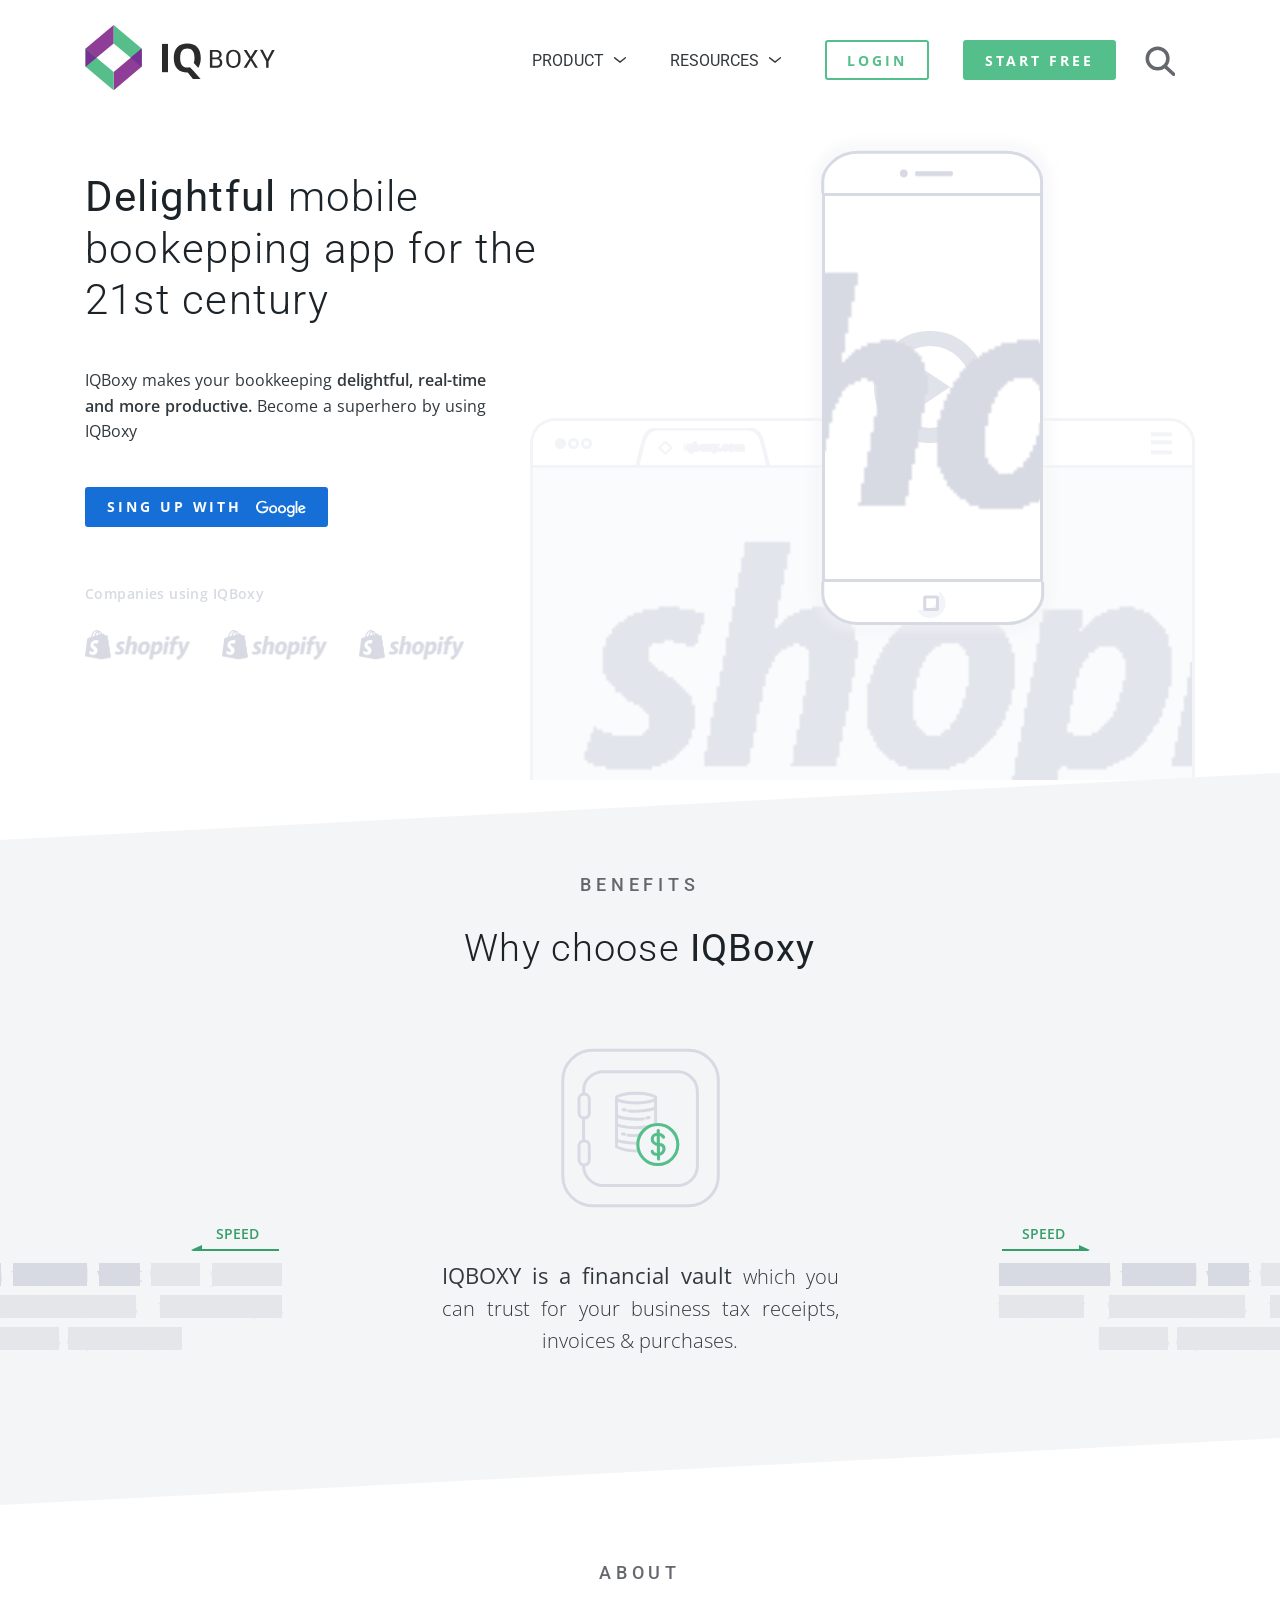
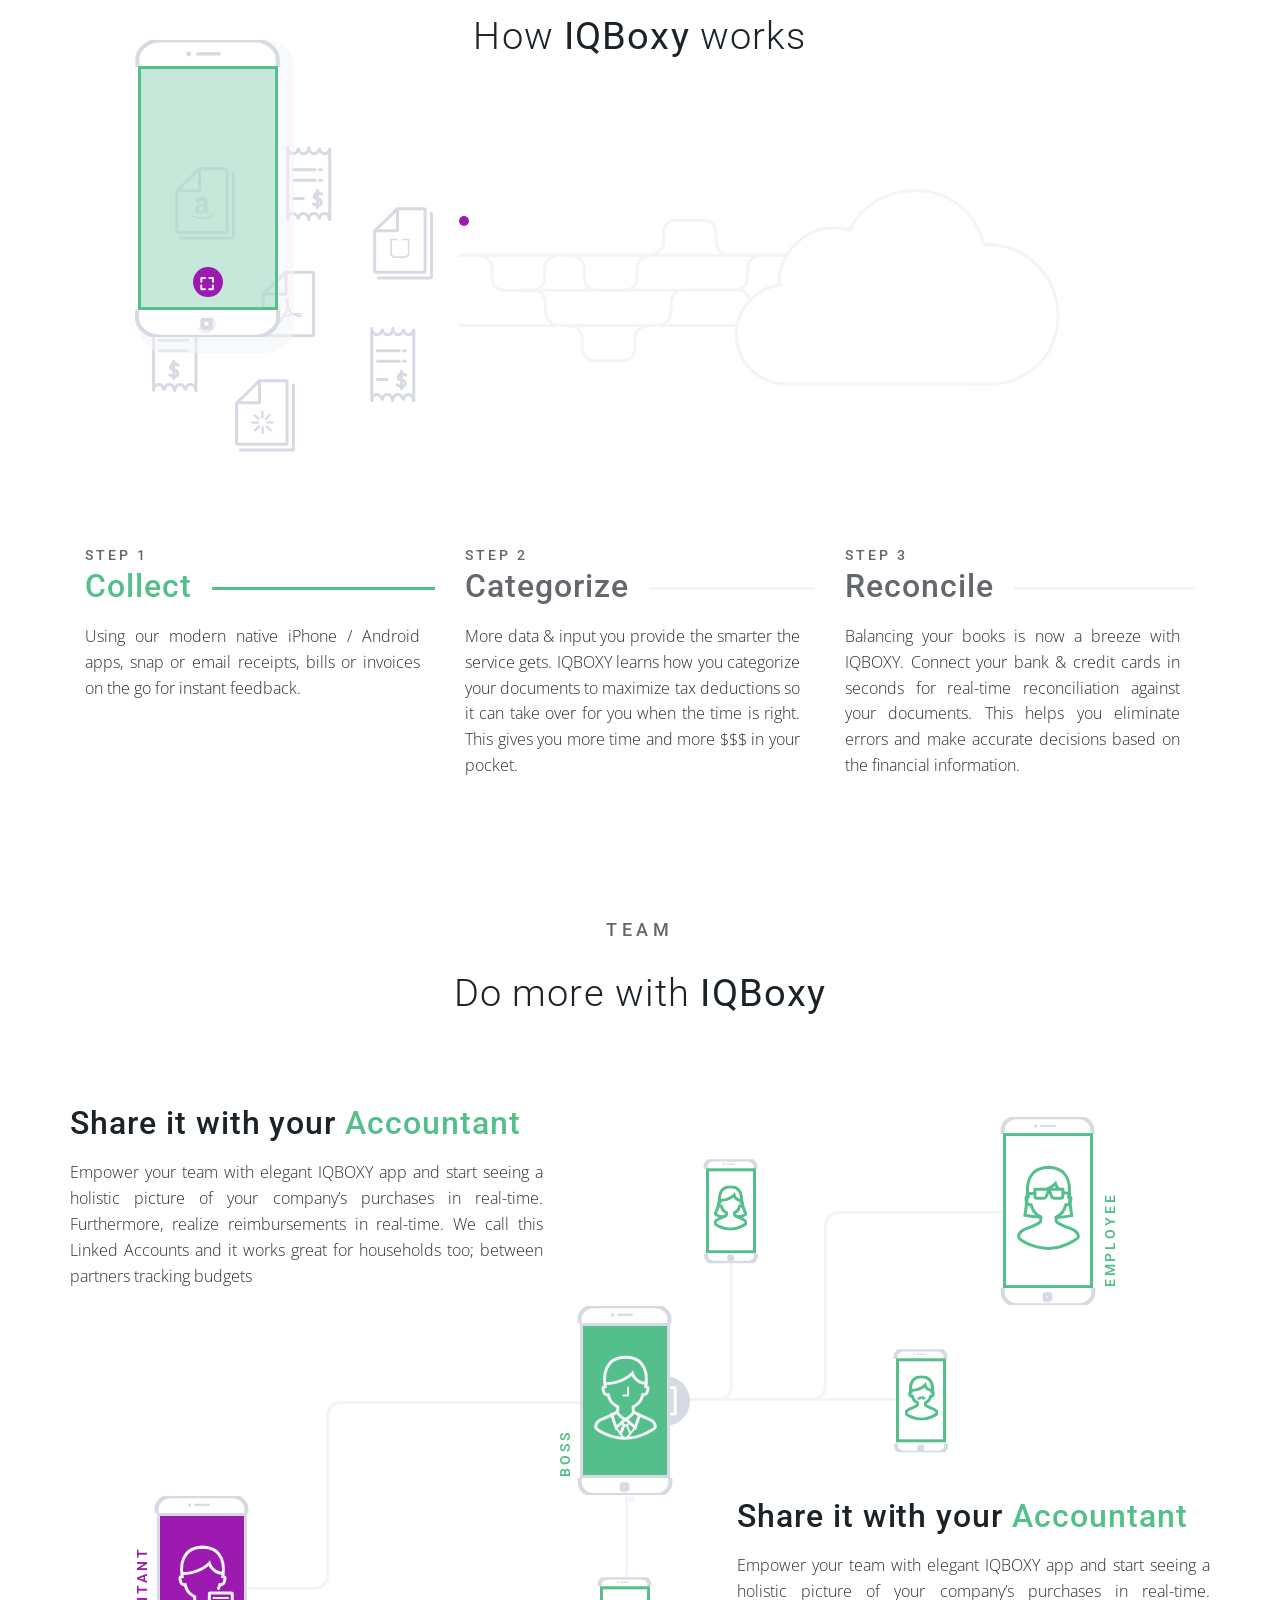
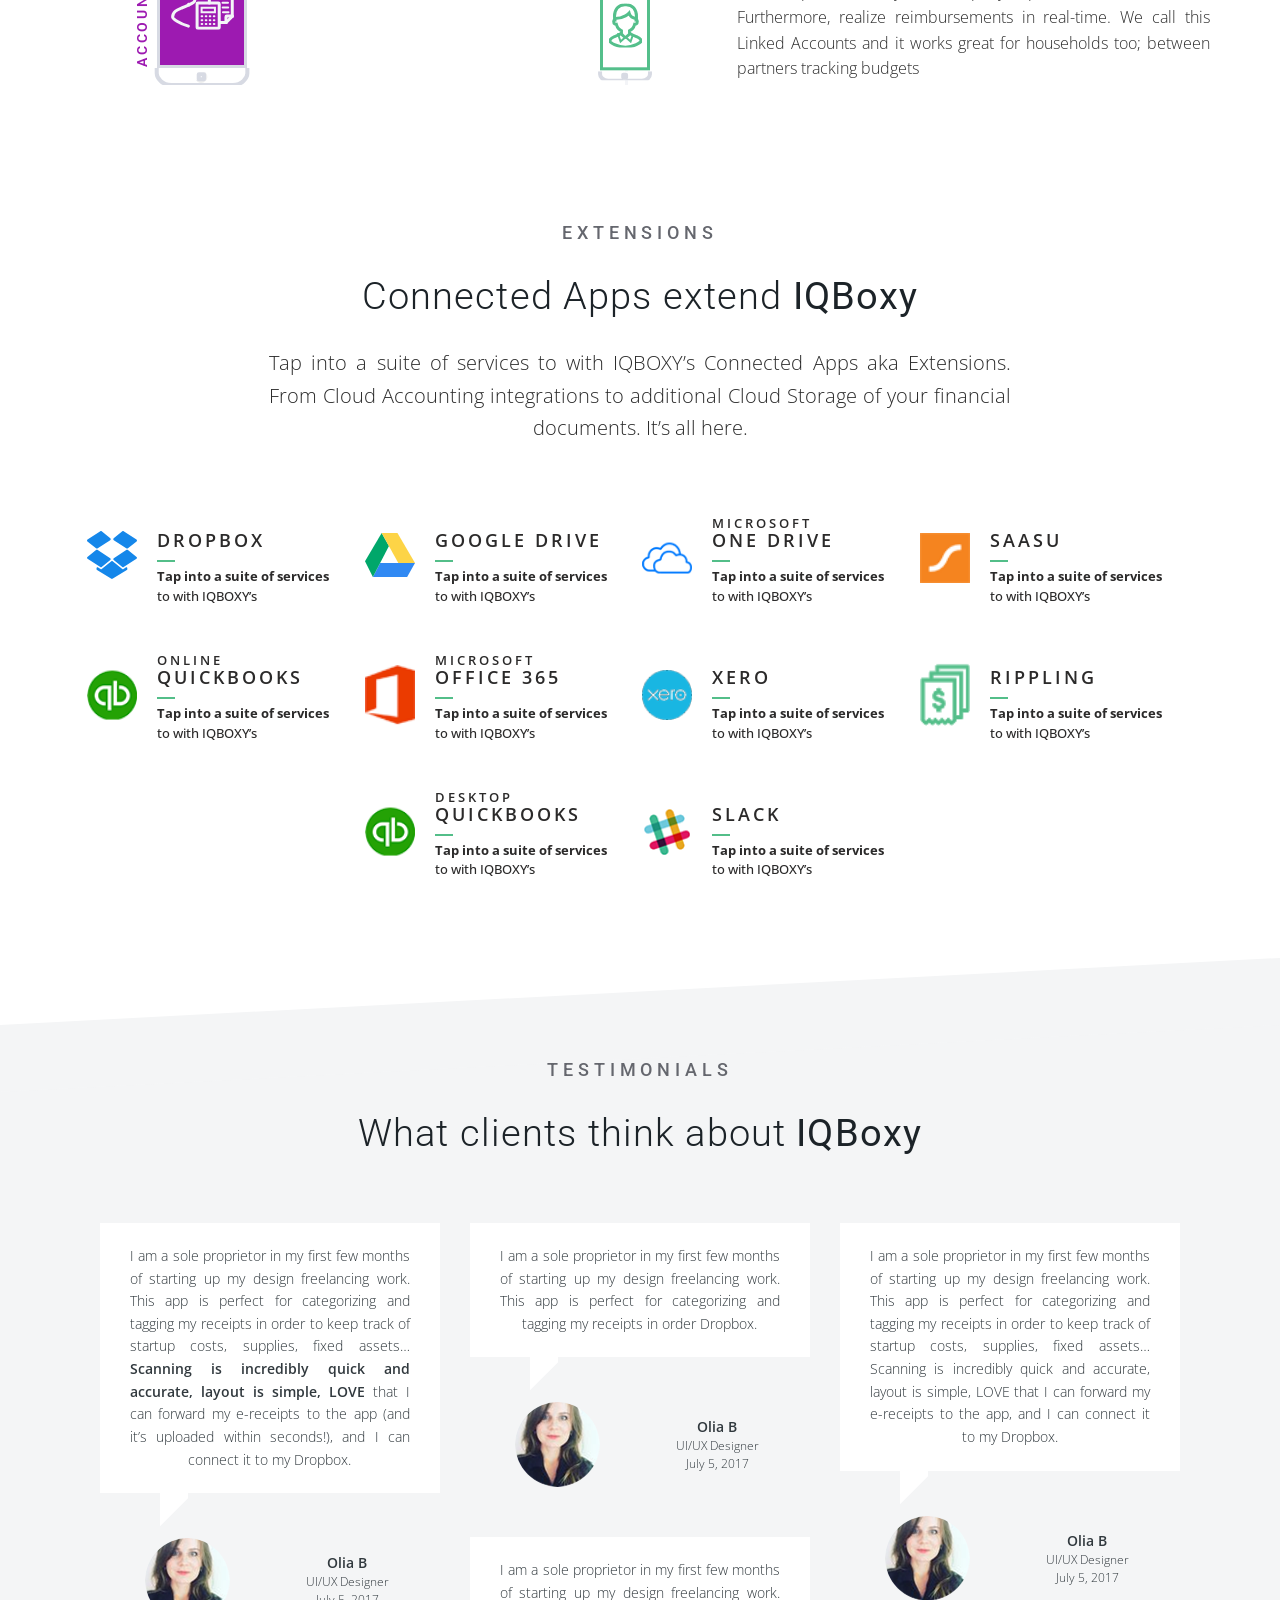
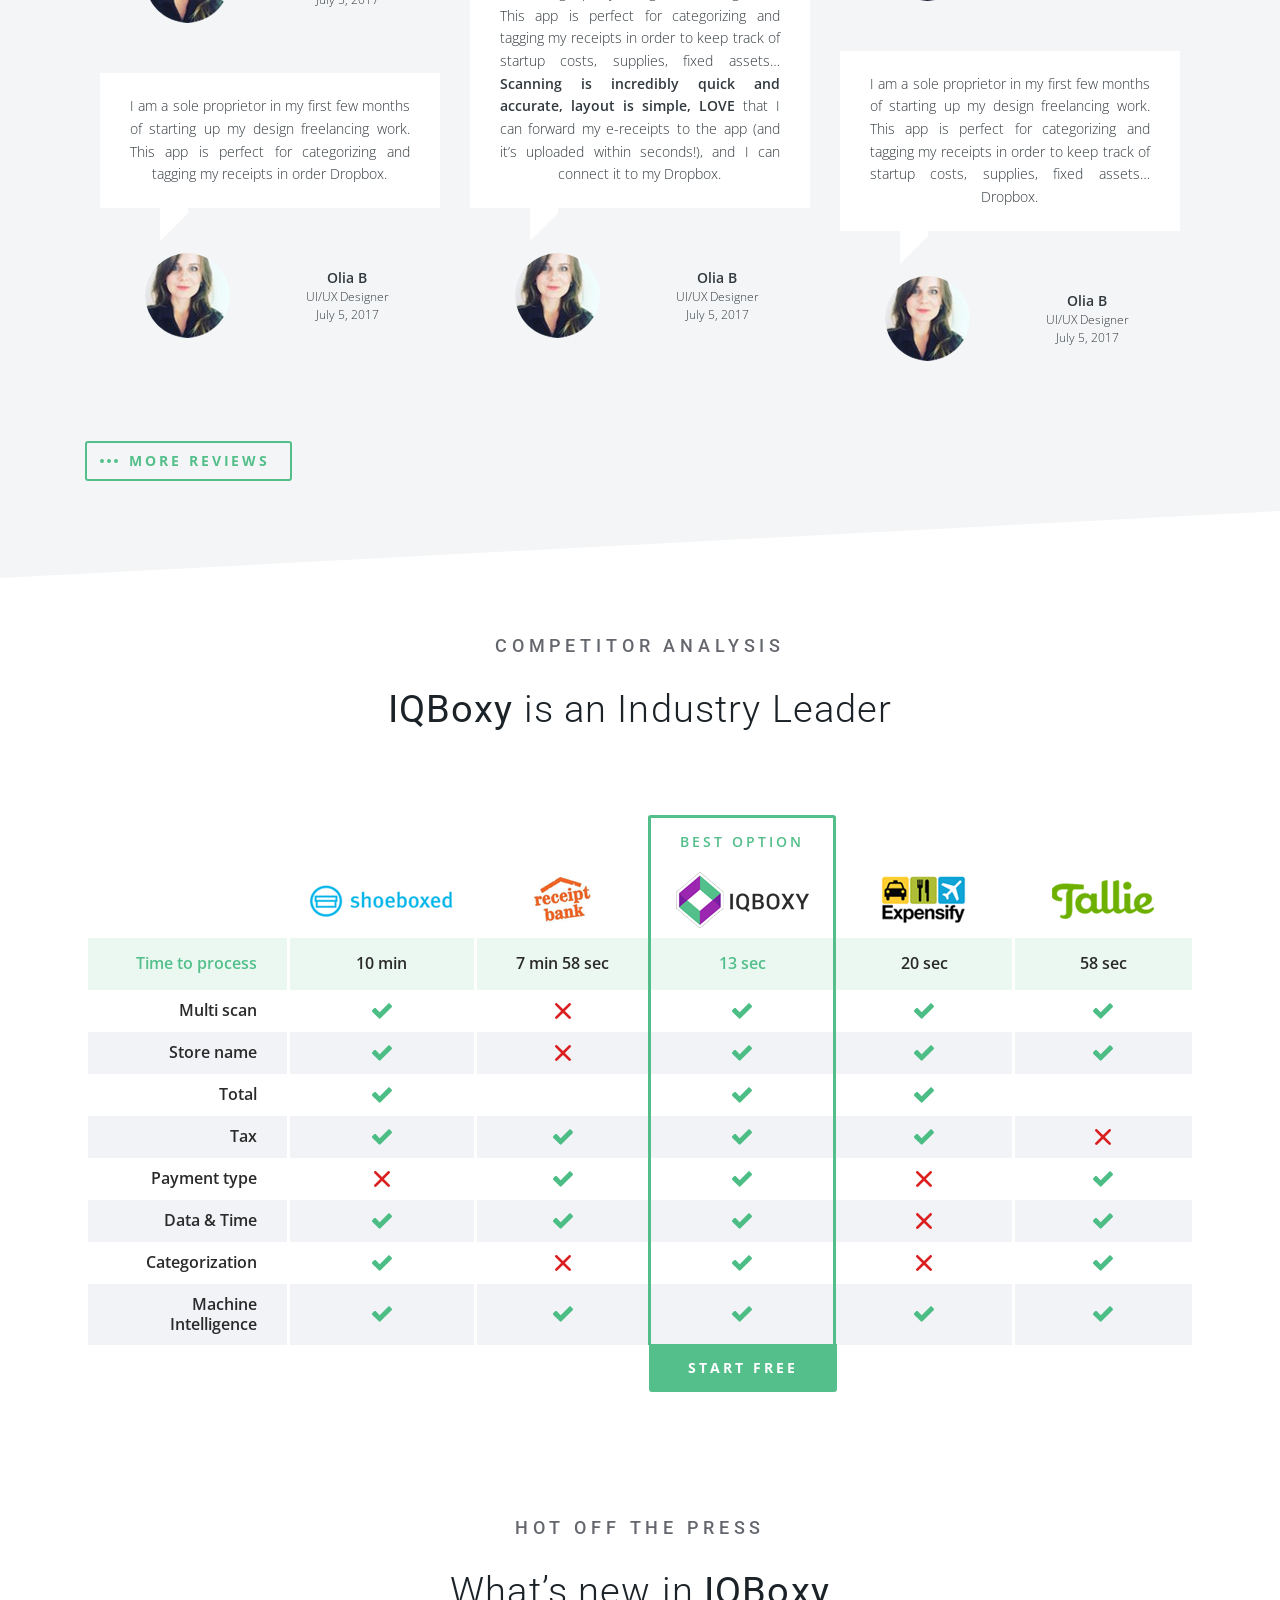
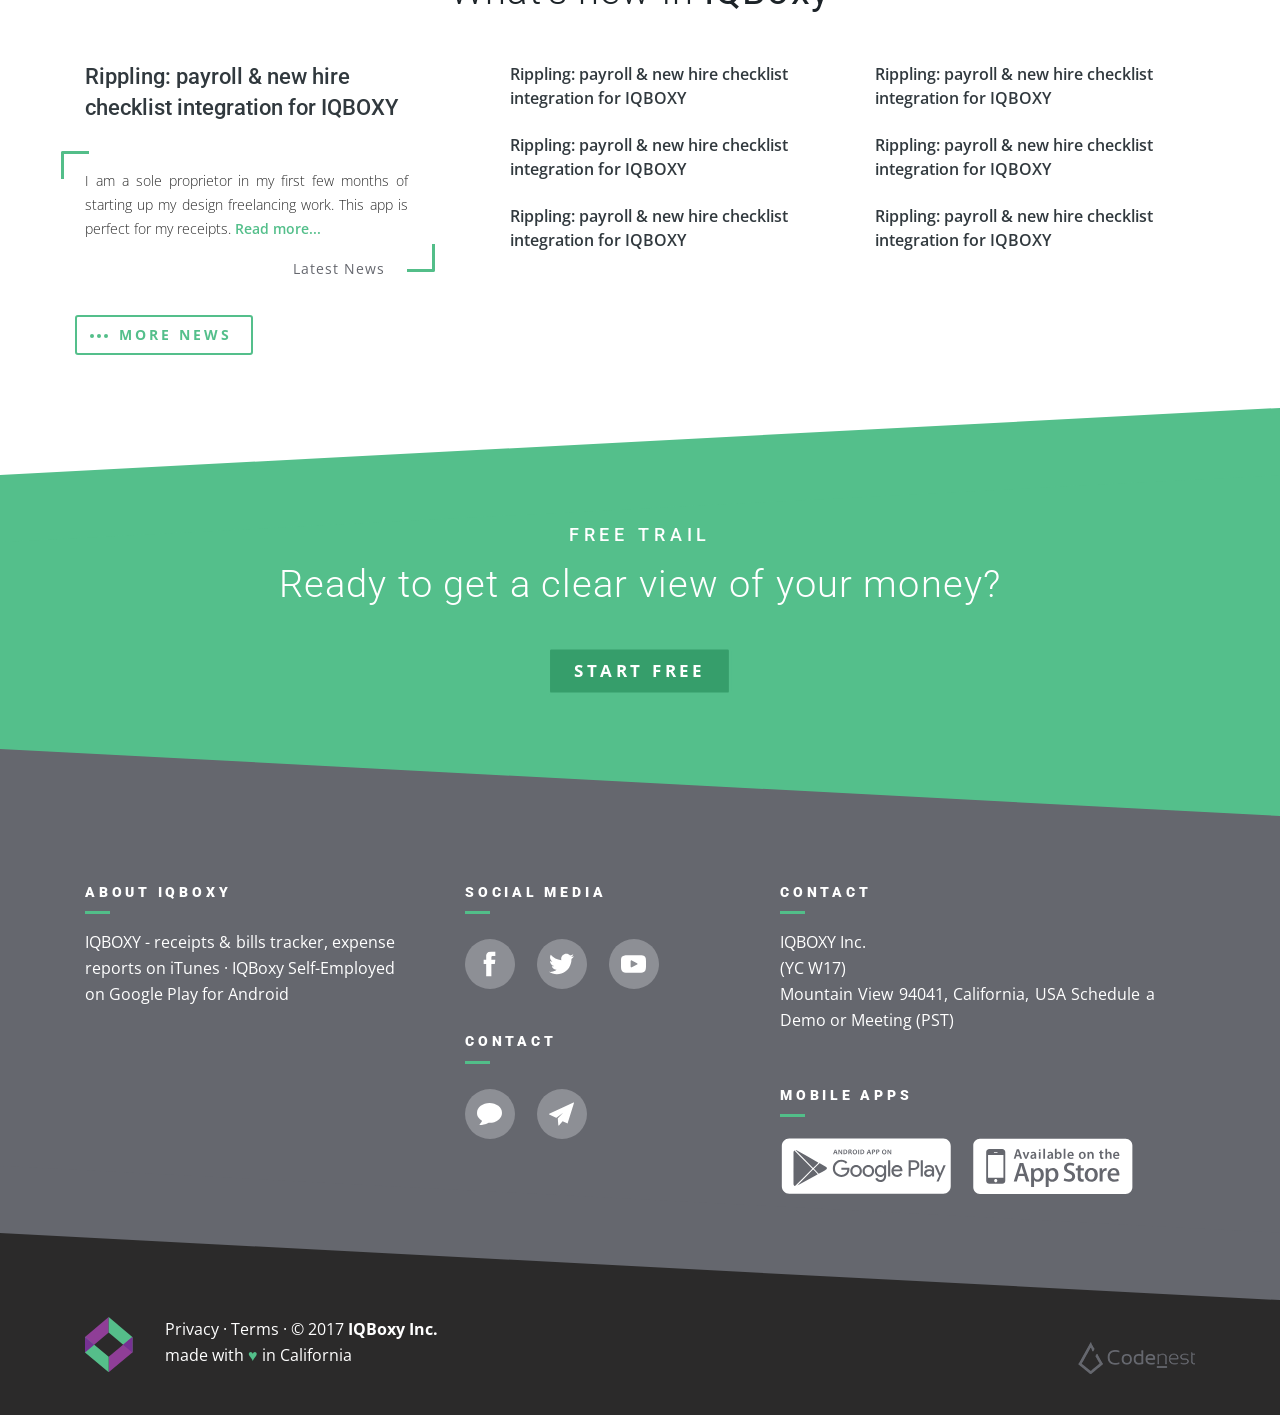
<file: index.html>
<!DOCTYPE html>
<html>
  <head>
    <meta charset="utf-8">
    <title>Gulp Starter Kit</title>
    <meta name="viewport" content="width=device-width, initial-scale=1, shrink-to-fit=no">
    <!-- build:css -->
   	<link href="https://fonts.googleapis.com/css?family=Open+Sans:300,400,600,700|Roboto:300,400,500&amp;subset=latin-ext" rel="stylesheet">
    <link rel="stylesheet" href="assets/css/style.css">
    <!-- endbuild -->
  </head>
  <body>
  	<div class="sidebar-nav" off-canvas="sidebarMenu right reveal">
		<nav>
            <ul class="menu-group">
			  <li class="">
			  <a href="#">First item</a>
					<ul class="menu-group">
					  <li class=""><a href="#">First item</a></li>
					  <li class=""><a href="#">Second item</a></li>
					  <li class=""><a href="#">Third item</a></li>
					  <li class=""><a href="#">Fourth item</a></li>
					</ul>
		
			  </li>
			  <li class=""><a href="#">Second item</a></li>
			  <li class=""><a href="#">Third item</a></li>
			  <li class=""><a href="#">Fourth item</a></li>
			</ul>
            <div class="sidebar-btns">            	
				<a href="" class="btn btn-secondary">LOGIN</a>
             	<a href="" class="btn btn-primary">START FREE</a>
            </div>
        </nav>
	</div>
	 

 	<header class="main-navbar container">
 		<a class="header-logo" href="#">
			<svg svg-fallback="iqboxy-logo.png" xmlns="http://www.w3.org/2000/svg" width="291" height="100" viewBox="0 0 291 100"><polygon points="43.1 28.3 0 64.4 0 36.2 43.1 0.1 " fill="#8F3E97"/><polygon points="43.1 28.3 86.1 64.4 86.1 36.2 43.1 0.1 " fill="#55BE8A"/><polygon points="43.1 72.3 86.1 36.2 86.1 64.4 43.1 100.5 " fill="#8F3E97"/><polygon points="43.1 72.3 16.8 50.3 0 36.2 0 64.4 43.1 100.5 " fill="#55BE8A"/><polygon points="16.8 50.3 0 64.4 0 36.4 " fill="#763193"/><polyline points="86.1 36.4 69.3 50.3 86.1 64.4 " fill="#763193"/><g class="logo-text"><path d="M117.5 72.6V29.1h9.2v43.5H117.5z" fill="#2B2A2A"/><path d="M160.5 64.9c-1.1 0.3-2.7 0.6-4 0.6 -3.7 0-6.4-1.2-8.3-3.7 -1.8-2.5-2.8-6.1-2.8-11 0-4.9 0.9-8.5 2.8-11s4.6-3.7 8.3-3.7c7.3 0 11 4.9 11 14.7 0 3.1-0.4 5.6-1.1 7.7l6.7 7.3c0 0 0.1-0.1 0.1-0.1 0.4-0.6 0.8-1.3 1.2-2 1.8-3.5 2.7-7.8 2.7-12.9 0-7.2-1.8-12.8-5.3-16.6 -3.5-3.9-8.7-5.8-15.4-5.8s-11.8 1.9-15.4 5.7 -5.4 9.4-5.4 16.6 1.8 12.8 5.4 16.7c3.6 3.9 8.7 5.8 15.4 5.8h0.7l8 9.8h11.8l-10.5-11.7L160.5 64.9z" fill="#2B2A2A"/><path d="M191.2 65.7v-27.4h8.9c2.9 0 5.1 0.6 6.7 1.9 1.6 1.2 2.4 3.1 2.4 5.6 0 1.2-0.4 2.3-1.2 3.3s-1.8 1.7-3.1 2.1c1.7 0.4 3 1.2 3.9 2.4s1.4 2.7 1.4 4.4c0 2.5-0.8 4.4-2.4 5.7s-3.8 2-6.6 2H191.2zM194.9 49.9h6c1.4 0 2.5-0.4 3.4-1.1s1.3-1.8 1.3-3.2c0-1.5-0.5-2.6-1.4-3.3 -0.9-0.7-2.3-1.1-4-1.1h-5.2V49.9zM194.9 52.8v9.9h6.4c1.7 0 3-0.4 3.9-1.2 0.9-0.8 1.4-2 1.4-3.5 0-1.6-0.4-2.9-1.2-3.8 -0.8-0.9-2-1.4-3.6-1.4H194.9z" fill="#2B2A2A"/><path d="M238.3 54.4c0 3.3-1 6.1-3.1 8.3 -2.1 2.2-4.8 3.3-8.1 3.3 -3.2 0-5.8-1.1-7.8-3.3 -2-2.2-3-5-3-8.3v-4.9c0-3.3 1-6.1 3-8.3 2-2.2 4.6-3.3 7.8-3.3 3.3 0 6 1.1 8.1 3.3 2.1 2.2 3.1 5 3.1 8.3V54.4zM234.6 49.5c0-2.5-0.7-4.6-2-6.2 -1.4-1.6-3.2-2.4-5.5-2.4 -2.2 0-3.9 0.8-5.2 2.4 -1.3 1.6-1.9 3.7-1.9 6.2v4.9c0 2.5 0.6 4.6 1.9 6.2 1.3 1.6 3 2.4 5.2 2.4 2.3 0 4.1-0.8 5.5-2.4 1.3-1.6 2-3.7 2-6.2V49.5z" fill="#2B2A2A"/><path d="M254 49l6.4-10.7h4.5l-8.7 13.6 8.9 13.8h-4.4l-6.6-10.9 -6.6 10.9h-4.5l8.9-13.8 -8.7-13.6h4.4L254 49z" fill="#2B2A2A"/><path d="M279.6 52.2l7.1-13.9h4.2L281.4 56v9.6h-3.7v-9.9l-9.5-17.5h4.2L279.6 52.2z" fill="#2B2A2A"/></g></svg>
	    </a>
		
		<div class="nav-box  collapse-box">
		    <div class="main-menu"> 
		    	<nav>
					<ul>
						<li class="menu-item-has-children menu-item">
							<a href="#">Product</a>
							<ul class="sub-menu">
								<li class="menu-item"><a href="">Menu item</a></li>
								<li class="menu-item"><a href="">Menu item</a></li>
								<li class="menu-item"><a href="">Menu item</a></li>
								<li class="menu-item"><a href="">Menu item</a></li>
								<li class="menu-item"><a href="">Menu item</a></li>
							</ul>
						</li>
						<li class="menu-item-has-children menu-item">
							<a href="#">Resources</a>
							<ul class="sub-menu">
								<li class="menu-item"><a href="">Menu item</a></li>
								<li class="menu-item"><a href="">Menu item</a></li>
								<li class="menu-item"><a href="">Menu item</a></li>
								<li class="menu-item"><a href="">Menu item</a></li>
								<li class="menu-item"><a href="">Menu item</a></li>
							</ul>						
						</li>
						<li  class="btn btn-secondary">
							<a href="">LOGIN</a>
						</li>
						<li class="btn btn-primary">
							<a href="" >START FREE</a>
						</li>
				    </ul>
		    	</nav>
		    </div>
		    <div class="search-box">							
		    	<form> 
		    		<div id="searchMenu" class="to-collapse">
		    			<input required placeholder="Search..." type="text" name="">
		    		</div>
		    		
		    		<button class="btn btn-search"> 
	    				<svg  svg-fallback="search-icon.png" class="search-icon"  xmlns="http://www.w3.org/2000/svg" width="30" height="30" viewBox="0 0 30 30"><circle cx="12.6" cy="12.5" r="10.3"/><line x1="20.6" y1="20.9" x2="28.6" y2="28.3"/></svg> 			
		    		</button>		    		
		    	</form>
		    	<button class="btn-invisible-collapse btn-collapse btn-close">
		    		<svg class="close-icon" svg-fallback="close-icon.png"  xmlns="http://www.w3.org/2000/svg" width="30" height="30" viewBox="0 0 30 30"><line x1="6.9" y1="5.8" x2="25.9" y2="23.2"/><line x1="8.2" y1="24.2" x2="25.5" y2="5.2"/></svg> <span>CLOSE</span>
		    	</button>
		    </div> 
		</div>
		
		<div id="toggleSidebarMenu" class="menu-icon" >
			<span></span>
			<span></span>
			<span></span>
		</div>

 	</header>
	
  <main>
  	<section class="landing-section">
  		<div class="container">	
			<div class="row">
				
				<div id="appShowcase" class="indepedent-cols col-md-7">
					<div class="mobile-showcase">
						<div class="phone-model landing-phone">
							<div class="upper-phone-model">
								<div class="ratio-box">
									<svg class="stroke-3 stroke-grey-blue" version="1.1" id="Layer_1" xmlns="http://www.w3.org/2000/svg" xmlns:xlink="http://www.w3.org/1999/xlink" x="0px" y="0px"
	 width="1009px" height="196.777px" viewBox="-3.746 -4.223 1009 196.777" enable-background="new -3.746 -4.223 1009 196.777"
	 xml:space="preserve">
 
<path  vector-effect="non-scaling-stroke" class="fill-white" d="M1006.793,196.777c0,0,0-17.225,0-57.636
	c0-54.655-61.731-132.727-161.502-132.727c-66.904,0-347.406,0.147-347.406,0.147s-267.237-0.16-334.141-0.16
	C63.972,6.402,2.241,84.474,2.241,139.129c0,40.411,0,57.636,0,57.636"/>
<ellipse  vector-effect="non-scaling-stroke"  class="fill-grey-light stroke-none" cx="374.217" cy="105.765" rx="18.125" ry="20.167"/>
<circle  vector-effect="non-scaling-stroke"  class="fill-grey-blue stroke-none"  cx="374.258" cy="103.348" r="17.75"/>
<path  vector-effect="non-scaling-stroke"  class="fill-grey-light stroke-none"  d="M600.418,109.286c0,8.203-4.889,10.562-8.346,12.562H432.576c-1.676-2-6.997-4.307-6.997-10.716v-7.793
	c0-7.434,5.321-9.741,6.997-9.741h160.466c3.119,0,7.57,1.492,7.57,9.9L600.418,109.286z"/>
<path  vector-effect="non-scaling-stroke"  class="fill-grey-blue stroke-none" d="M599.413,106.348c0,6.667-4.833,8.583-8.25,8.583H433.496c-1.657,0-6.917-1.875-6.917-7.083v-6.333
	c0-6.042,5.26-7.917,6.917-7.917h158.625c3.083,0,7.483,1.213,7.483,8.046L599.413,106.348z"/>
</svg>
								</div>
							</div>
							<div class="content-phone-model">
								<div class="ratio-box">
									<button class="btn-play"></button>
									<div style="background-image: url(assets/img/client-log.png);" class="phone-screen-img">
										
									</div>
									<div class="mobile-video">
										<video autoplay="true" class="video-bg" data-autoplay="" loop="true" muted="" poster="" preload="true" volume="0"> <source src="http://codenest.pl/assets/img/codenest-clip.mp4" type="video/mp4"> </video>
									</div>
								</div>
							</div>
							<div class="lower-phone-model">
								<div class="ratio-box">
									<svg  class="stroke-3 stroke-grey-blue"  width="1006.125px" height="195.555px" viewBox="0 0 1006.125 195.555" enable-background="new 0 0 1006.125 195.555">
									<path vector-effect="non-scaling-stroke"  class="fill-white" d="M3.399,0c0,0,0,17.225,0,57.636
										c0,54.655,61.352,132.727,160.511,132.727c66.493,0,345.273-0.147,345.273-0.147s265.597,0.16,332.09,0.16
										c99.159,0,160.511-78.072,160.511-132.727c0-40.411,0-57.636,0-57.636"/>
									<path vector-effect="non-scaling-stroke"  class="fill-grey-light stroke-none"  d="M560.833,97.366c0,37.693-30.557,68.25-68.25,68.25c-26.096,0-48.771-14.646-60.254-36.167
										c0,0,43.087,5.259,78.587-21.241c25.725-19.203,19.826-67.436,19.826-67.436C548.897,53.037,560.833,73.808,560.833,97.366z"/>
									<path vector-effect="non-scaling-stroke"  d="M523.902,123.548c0,1.461-1.184,2.645-2.645,2.645
										h-52.363c-1.461,0-2.645-1.184-2.645-2.645V71.185c0-1.461,1.184-2.645,2.645-2.645h52.363c1.461,0,2.645,1.184,2.645,2.645V123.548
										z"/>
									</svg>
								</div>
							</div>
						</div>
					</div>
					<div class="webapp-showcase">
						<div class="desktop-model landing-webapp disabled">
							<div class="upper-webapp-model">
								<div class="upper-webapp-model-balls">
									<span></span><span></span><span></span>
								</div>
								<div class="upper-webapp-model-tab">
									<div class="ratio-box">
										<svg class="stroke-3" xmlns="http://www.w3.org/2000/svg" width="955" height="264" viewBox="0 0 954.8 264"><path d="M951.1 264L906 88.1c0 0-18-85-107-85s-323 0-323 0h2.1c0 0-234 0-323 0s-107 85-107 85L3 264" vector-effect="non-scaling-stroke"  style="fill:none;stroke-width:4;stroke:#D7DAE3"/><path   vector-effect="non-scaling-stroke" d="M246.8 141.6c1.2 1.2 1.2 3.1 0 4.2l-40.1 40.1c-1.2 1.2-3.1 1.2-4.2 0l-40.1-40.1c-1.2-1.2-1.2-3.1 0-4.2l40.1-40.1c1.2-1.2 3.1-1.2 4.2 0L246.8 141.6z" vector-effect="non-scaling-stroke" style="fill:none;stroke-width:2;stroke:#D7DAE3"/><path d="M348.6 116.1h-8.4v-7.3h8.4V116.1zM348.6 162.5h-8.4v-37.2h8.4V162.5z" fill="#D7DAE3"/><path  vector-effect="non-scaling-stroke" d="M365.3 144.4c0-5.9 1.3-10.7 3.8-14.4 2.5-3.6 6.1-5.5 10.7-5.5 2.2 0 4.1 0.4 5.7 1.3 1.7 0.9 3.1 2.2 4.2 3.9l1-4.5h6.8v51.6h-8.4v-17.8c-1.1 1.4-2.5 2.5-4.1 3.2 -1.6 0.7-3.3 1.1-5.3 1.1 -4.6 0-8.1-1.7-10.7-5 -2.5-3.3-3.8-7.7-3.8-13.1V144.4zM373.7 145.1c0 3.4 0.7 6.2 2 8.3 1.3 2.1 3.4 3.1 6.3 3.1 1.7 0 3.1-0.3 4.3-1 1.2-0.7 2.2-1.7 2.9-2.9v-17.3c-0.8-1.2-1.8-2.2-3-2.9 -1.2-0.7-2.6-1-4.2-1 -2.8 0-4.9 1.2-6.3 3.7s-2 5.6-2 9.4V145.1z" fill="#D7DAE3"/><path  vector-effect="non-scaling-stroke" d="M448.5 145.1c0 5.4-1.3 9.8-3.8 13.1 -2.5 3.3-6.1 5-10.7 5 -2.3 0-4.3-0.5-6-1.4 -1.7-0.9-3.1-2.3-4.3-4.1l-0.8 4.8h-7v-53.7h8.4v20.7c1.1-1.6 2.5-2.8 4.1-3.6 1.6-0.8 3.5-1.3 5.6-1.3 4.7 0 8.3 1.8 10.8 5.4 2.5 3.6 3.8 8.4 3.8 14.4V145.1zM440.1 144.4c0-3.9-0.7-7-2-9.4 -1.3-2.4-3.4-3.6-6.3-3.6 -1.9 0-3.4 0.4-4.7 1.2 -1.3 0.8-2.2 2-3 3.4v15.6c0.7 1.5 1.7 2.6 3 3.5 1.3 0.8 2.8 1.2 4.8 1.2 2.9 0 5-1 6.3-3 1.3-2 2-4.8 2-8.2V144.4z" fill="#D7DAE3"/><path  vector-effect="non-scaling-stroke" d="M463.1 143.5c0-5.5 1.5-10.1 4.5-13.6 3.1-3.6 7.2-5.3 12.5-5.3 5.3 0 9.5 1.8 12.6 5.3 3.1 3.5 4.6 8.1 4.6 13.6v0.7c0 5.6-1.5 10.2-4.6 13.7 -3 3.5-7.2 5.3-12.5 5.3 -5.3 0-9.5-1.8-12.6-5.3 -3-3.5-4.5-8.1-4.5-13.7V143.5zM471.5 144.2c0 3.6 0.7 6.6 2.1 8.9 1.4 2.3 3.6 3.4 6.6 3.4 2.9 0 5.1-1.1 6.5-3.4 1.5-2.3 2.2-5.2 2.2-8.9v-0.7c0-3.6-0.7-6.5-2.2-8.8 -1.4-2.3-3.6-3.5-6.6-3.5 -2.9 0-5.1 1.2-6.5 3.5 -1.4 2.3-2.1 5.2-2.1 8.8V144.2z" fill="#D7DAE3"/><path  vector-effect="non-scaling-stroke" d="M526 138l6.9-12.8h9.6l-11.7 18.4 12 18.8h-9.5l-7.2-13.1 -7.2 13.1h-9.6l12-18.8 -11.7-18.4h9.5L526 138z" fill="#D7DAE3"/><path  vector-effect="non-scaling-stroke" d="M569.7 147.6l0.8 3.7h0.2l8.2-26h9.2l-15.4 42.9c-1 2.6-2.4 4.8-4.2 6.6s-4.3 2.8-7.6 2.8c-0.7 0-1.4-0.1-2.2-0.2s-1.6-0.3-2.3-0.5l0.9-6.5c0.3 0 0.7 0.1 1.3 0.1 0.6 0 1 0.1 1.2 0.1 1.5 0 2.7-0.5 3.6-1.5 0.9-1 1.6-2.2 2.2-3.6l1.4-3.4 -13.5-36.8h9.1L569.7 147.6z" fill="#D7DAE3"/><path  vector-effect="non-scaling-stroke" d="M605.9 162.5h-8.3v-8h8.3V162.5z" fill="#D7DAE3"/><path  vector-effect="non-scaling-stroke" d="M640.7 156.5c2 0 3.8-0.6 5.2-1.8 1.4-1.2 2.1-2.7 2.1-4.5h7.6l0.1 0.2c0.1 3.5-1.3 6.5-4.3 9 -2.9 2.5-6.5 3.8-10.7 3.8 -5.5 0-9.7-1.8-12.6-5.3 -2.9-3.5-4.4-8-4.4-13.4v-1.2c0-5.4 1.5-9.9 4.4-13.4 2.9-3.5 7.1-5.3 12.6-5.3 4.5 0 8.1 1.3 10.9 3.9 2.8 2.6 4.1 5.9 4 9.9l-0.1 0.2h-7.6c0-2-0.7-3.8-2-5.2 -1.3-1.4-3.1-2.1-5.2-2.1 -3.1 0-5.4 1.1-6.7 3.4 -1.3 2.3-2 5.1-2 8.6v1.2c0 3.5 0.7 6.4 2 8.6C635.4 155.4 637.6 156.5 640.7 156.5z" fill="#D7DAE3"/><path  vector-effect="non-scaling-stroke" d="M669.8 143.5c0-5.5 1.5-10.1 4.5-13.6 3.1-3.6 7.2-5.3 12.5-5.3 5.3 0 9.5 1.8 12.6 5.3 3.1 3.5 4.6 8.1 4.6 13.6v0.7c0 5.6-1.5 10.2-4.6 13.7 -3 3.5-7.2 5.3-12.5 5.3 -5.3 0-9.5-1.8-12.6-5.3 -3-3.5-4.5-8.1-4.5-13.7V143.5zM678.1 144.2c0 3.6 0.7 6.6 2.1 8.9 1.4 2.3 3.6 3.4 6.6 3.4 2.9 0 5.1-1.1 6.5-3.4 1.5-2.3 2.2-5.2 2.2-8.9v-0.7c0-3.6-0.7-6.5-2.2-8.8 -1.4-2.3-3.6-3.5-6.6-3.5 -2.9 0-5.1 1.2-6.5 3.5 -1.4 2.3-2.1 5.2-2.1 8.8V144.2z" fill="#D7DAE3"/><path  vector-effect="non-scaling-stroke" d="M727.8 125.3l0.4 4.9c1.2-1.8 2.7-3.1 4.6-4.1s4-1.4 6.4-1.4c2.4 0 4.5 0.6 6.3 1.7 1.7 1.1 3.1 2.8 3.9 5 1.1-2.1 2.7-3.7 4.5-4.9 1.9-1.2 4.1-1.8 6.6-1.8 3.7 0 6.7 1.3 8.9 3.8 2.2 2.6 3.3 6.4 3.3 11.7v22.4h-8.4v-22.5c0-3.2-0.5-5.4-1.6-6.7 -1.1-1.3-2.7-1.9-4.9-1.9 -1.8 0-3.3 0.5-4.5 1.4s-2.1 2.3-2.7 3.9c0 0.3 0 0.6 0 0.9 0 0.3 0 0.5 0 0.7v24.1h-8.4v-22.5c0-3.1-0.6-5.2-1.7-6.6 -1.1-1.3-2.7-2-4.9-2 -1.7 0-3.1 0.3-4.3 1 -1.2 0.7-2.1 1.6-2.8 2.8v27.3h-8.4v-37.2H727.8z" fill="#D7DAE3"/></svg>
									</div> 
								</div>
								<div class="upper-webapp-model-menu">
									<div class="ratio-box">
										<span></span><span></span><span></span>		
									</div>
								</div>
							</div>
							<div class="content-webapp-model">
								<div class="ratio-box">
									<button class="btn-play"></button>
									<div style="background-image: url(assets/img/client-log.png);" class="webapp-screen-img">
										
									</div>
									<div class="webapp-video">
										<video autoplay="true" class="video-bg" data-autoplay="" loop="true" muted="" poster="" preload="true" volume="0"> <source src="http://codenest.pl/assets/img/codenest-clip.mp4" type="video/mp4"> </video>
									</div>
								</div>
							</div>
						</div>
					</div>
				</div>

				<div class="  col-md-5">
					<hgroup>
						<h1 class="heading-page">
							<strong>Delightful</strong> mobile 
							bookepping app for the
							21st century
						</h1>
						<h2 class="subheading-page">
							IQBoxy makes your bookkeeping <strong>delightful,
							real-time and more productive.</strong>
							Become a&nbsp;superhero by using IQBoxy
						</h2>
					</hgroup>

					<button class="btn btn-primary btn-blue">
						Sing up with <svg class="google-icon" svg-fallback="google-icon.png" xmlns="http://www.w3.org/2000/svg" viewBox="0 0 272 92" width="272" height="92"><path d="M115.75 47.18c0 12.77-9.99 22.18-22.25 22.18s-22.25-9.41-22.25-22.18C71.25 34.32 81.24 25 93.5 25s22.25 9.32 22.25 22.18zm-9.74 0c0-7.98-5.79-13.44-12.51-13.44S80.99 39.2 80.99 47.18c0 7.9 5.79 13.44 12.51 13.44s12.51-5.55 12.51-13.44z"/><path d="M163.75 47.18c0 12.77-9.99 22.18-22.25 22.18s-22.25-9.41-22.25-22.18c0-12.85 9.99-22.18 22.25-22.18s22.25 9.32 22.25 22.18zm-9.74 0c0-7.98-5.79-13.44-12.51-13.44s-12.51 5.46-12.51 13.44c0 7.9 5.79 13.44 12.51 13.44s12.51-5.55 12.51-13.44z"/><path d="M209.75 26.34v39.82c0 16.38-9.66 23.07-21.08 23.07-10.75 0-17.22-7.19-19.66-13.07l8.48-3.53c1.51 3.61 5.21 7.87 11.17 7.87 7.31 0 11.84-4.51 11.84-13v-3.19h-.34c-2.18 2.69-6.38 5.04-11.68 5.04-11.09 0-21.25-9.66-21.25-22.09 0-12.52 10.16-22.26 21.25-22.26 5.29 0 9.49 2.35 11.68 4.96h.34v-3.61h9.25zm-8.56 20.92c0-7.81-5.21-13.52-11.84-13.52-6.72 0-12.35 5.71-12.35 13.52 0 7.73 5.63 13.36 12.35 13.36 6.63 0 11.84-5.63 11.84-13.36z"/><path d="M225 3v65h-9.5V3h9.5z"/><path d="M262.02 54.48l7.56 5.04c-2.44 3.61-8.32 9.83-18.48 9.83-12.6 0-22.01-9.74-22.01-22.18 0-13.19 9.49-22.18 20.92-22.18 11.51 0 17.14 9.16 18.98 14.11l1.01 2.52-29.65 12.28c2.27 4.45 5.8 6.72 10.75 6.72 4.96 0 8.4-2.44 10.92-6.14zm-23.27-7.98l19.82-8.23c-1.09-2.77-4.37-4.7-8.23-4.7-4.95 0-11.84 4.37-11.59 12.93z"/><path d="M35.29 41.41V32H67c.31 1.64.47 3.58.47 5.68 0 7.06-1.93 15.79-8.15 22.01-6.05 6.3-13.78 9.66-24.02 9.66C16.32 69.35.36 53.89.36 34.91.36 15.93 16.32.47 35.3.47c10.5 0 17.98 4.12 23.6 9.49l-6.64 6.64c-4.03-3.78-9.49-6.72-16.97-6.72-13.86 0-24.7 11.17-24.7 25.03 0 13.86 10.84 25.03 24.7 25.03 8.99 0 14.11-3.61 17.39-6.89 2.66-2.66 4.41-6.46 5.1-11.65l-22.49.01z"/></svg>
					</button>

					<div class="clients-box">
						<p class="clients-box-title">Companies using IQBoxy</p>
						<div class="clients-box-carousel">
							<div id="clientsCarousel" class="owl-carousel  owl-theme"> 
                				<div style="background-image:url(assets/img/client-log.png)" class="item">
                				</div>
                				<div style="background-image:url(assets/img/client-log.png)" class="item">
                				</div>
                				<div style="background-image:url(assets/img/client-log.png)" class="item">
                				</div>
                				<div style="background-image:url(assets/img/client-log.png)" class="item">
                				</div>
                				<div style="background-image:url(assets/img/client-log.png)" class="item">
                				</div>
							</div>
						</div>
					</div>
					
				</div>
			</div>
  		</div>
  	</section>

  	<section class="skewed grey-bg">
  		<div class="container">
  			<div class="row">  				
				<hgroup class="hgroup-section">
		  			<h3 class="subheading-section">
		  				BENEFITS
		  			</h3>
		  			<h2 class="heading-section">
		  				Why choose <strong>IQBoxy</strong>
		  			</h2>
		  		</hgroup>
  			</div>
  		</div>  		
  		<div class="container-fluid benefits-carousel-box">
  			<div class="row">
  				<div id="benefitsCarousel" class="benefits-carousel owl-carousel  owl-theme">

  					<!--//-->
  					<div data-hash="ben-1" class="item benefits-item-carousel">
  						<div class="icon-item-carousel">
  						    
							<svg  class="stroke-3 stroke-grey-blue" version="1.1" id="Layer_1" xmlns="http://www.w3.org/2000/svg"  vector-effect="non-scaling-stroke" xmlns:xlink="http://www.w3.org/1999/xlink" x="0px" y="0px"
								 width="160.8px" height="159.7px" viewBox="0 0 160.8 159.7" enable-background="new 0 0 160.8 159.7" xml:space="preserve">
							<g>
								<path   vector-effect="non-scaling-stroke" d="M159.1,128c0,16.5-13.5,30-30,30H32.8c-16.5,0-30-13.5-30-30V31.7
									c0-16.5,13.5-30,30-30h96.3c16.5,0,30,13.5,30,30V128z"/>
							 
								<path   vector-effect="non-scaling-stroke" d="M23.8,59c0,0,0-8,0-17.8s9-17.8,20-17.8h74.3c11,0,20,9,20,20v74.3
									c0,11-9,20-20,20H43.7c-11,0-20-9-20-20V59"/>
							 
								<path  class="fill-grey-light" vector-effect="non-scaling-stroke"  d="M29.4,64.8c0,2.8-2.3,5-5,5h-0.3c-2.8,0-5-2.3-5-5V50.7
									c0-2.8,2.3-5,5-5h0.3c2.8,0,5,2.3,5,5V64.8z"/>
							 
								<path class="fill-grey-light"  vector-effect="non-scaling-stroke"  d="M29.4,112c0,2.8-2.3,5-5,5h-0.3c-2.8,0-5-2.3-5-5V97.8
									c0-2.8,2.3-5,5-5h0.3c2.8,0,5,2.3,5,5V112z"/>

							<circle  vector-effect="non-scaling-stroke" cx="98.3" cy="96.5" r="20.1"/>

							<ellipse   vector-effect="non-scaling-stroke" cx="76.4" cy="49.8" rx="19.7" ry="4.8"/>
							<path   vector-effect="non-scaling-stroke" d="M56.8,49.8v48.8c0,0,6,4.4,22.8,4.4"/>
							<line  vector-effect="non-scaling-stroke" x1="96.1" y1="49.3" x2="96.1" y2="76.4"/>
							<path  vector-effect="non-scaling-stroke" d="M96.1,58.2c0,2.6-8.8,4.8-19.7,4.8c-2.5,0-4.9-0.1-7.2-0.3"/>
							<path   vector-effect="non-scaling-stroke" d="M65.8,61.8c-0.9-0.1-1.7-0.3-2.4-0.4"/>
							<path  vector-effect="non-scaling-stroke" d="M56.8,66.2c0,2.6,8.8,4.8,19.7,4.8c2.5,0,4.9-0.1,7.2-0.3"/>
							<path  vector-effect="non-scaling-stroke" d="M87.1,69.8c0.9-0.1,1.7-0.3,2.4-0.4"/>
							<path  vector-effect="non-scaling-stroke" d="M89.5,78.4c-3.5,0.7-8.1,1.2-13.1,1.2c-10.9,0-19.7-2.1-19.7-4.8"/>
							<path  vector-effect="non-scaling-stroke" d="M90,77.7"/>
							<path  vector-effect="non-scaling-stroke" d="M80.2,87.2c-1.3,0.1-3.1,0.2-4.5,0.2c-2.5,0-4.9-0.1-7.2-0.3"/>
							<path  vector-effect="non-scaling-stroke" d="M65.1,86.2c-0.9-0.1-1.7-0.3-2.4-0.4"/>
							<path  vector-effect="non-scaling-stroke" d="M78.1,95c-0.4,0-1.3,0.1-1.7,0.1c-10.9,0-19.7-2.1-19.7-4.8"/>
							<path  vector-effect="non-scaling-stroke"  d="M104.1,89c0,0-1.7-2.8-5.8-2.8c-4.1,0-5.6,2.6-5.6,4.7
								c0,2.7,2.1,5.6,6.8,5.6s5.1,3.1,5.1,4.5s-1.8,5.6-5.6,5.6s-6.3-1.3-6.3-3.3"/>
							<line  vector-effect="non-scaling-stroke" x1="98.7" y1="82.3" x2="99" y2="110.9"/>

							<g class="to-stroke-animate">
								<path  class="stroke-green stroke-small"  vector-effect="non-scaling-stroke"  d="M104.1,89c0,0-1.7-2.8-5.8-2.8c-4.1,0-5.6,2.6-5.6,4.7
									c0,2.7,2.1,5.6,6.8,5.6s5.1,3.1,5.1,4.5s-1.8,5.6-5.6,5.6s-6.3-1.3-6.3-3.3"/>
								<line  class="stroke-green stroke-xsmall opposite"  vector-effect="non-scaling-stroke" x1="98.7" y1="82.3" x2="99" y2="110.9"/>							
								<circle class="stroke-green stroke-normal opposite"  vector-effect="non-scaling-stroke" cx="98.3" cy="96.5" r="20.1"/>
							</g>
							</svg>
						</div>
						<a class="link-item-carousel" href="#ben-1"><span>SPEED</span></a>
						<p class="text-item-carousel p-section">
							<span-strong><span>IQBOXY is a</span> <span>financial</span> <span>vault</span></span-strong>  <span>which</span> <span>you can</span> <span>trust for</span> <span>your business</span> <span>tax receipts,</span> <span>invoices</span> <span>& purchases.</span>
						</p>
  					</div>
  					<!--//-->
  					<!--//-->
  					<div  data-hash="ben-2" class="item benefits-item-carousel">
  						<div class="icon-item-carousel">
  							<svg  class="stroke-3 stroke-grey-blue" version="1.1" id="Layer_1" xmlns="http://www.w3.org/2000/svg"  vector-effect="non-scaling-stroke" xmlns:xlink="http://www.w3.org/1999/xlink" x="0px" y="0px"
								 width="160.8px" height="159.7px" viewBox="0 0 160.8 159.7" enable-background="new 0 0 160.8 159.7" xml:space="preserve">
							<g>
								<path   vector-effect="non-scaling-stroke" d="M159.1,128c0,16.5-13.5,30-30,30H32.8c-16.5,0-30-13.5-30-30V31.7
									c0-16.5,13.5-30,30-30h96.3c16.5,0,30,13.5,30,30V128z"/>
							 
								<path   vector-effect="non-scaling-stroke" d="M23.8,59c0,0,0-8,0-17.8s9-17.8,20-17.8h74.3c11,0,20,9,20,20v74.3
									c0,11-9,20-20,20H43.7c-11,0-20-9-20-20V59"/>
							 
								<path  class="fill-grey-light" vector-effect="non-scaling-stroke"  d="M29.4,64.8c0,2.8-2.3,5-5,5h-0.3c-2.8,0-5-2.3-5-5V50.7
									c0-2.8,2.3-5,5-5h0.3c2.8,0,5,2.3,5,5V64.8z"/>
							 
								<path class="fill-grey-light"  vector-effect="non-scaling-stroke"  d="M29.4,112c0,2.8-2.3,5-5,5h-0.3c-2.8,0-5-2.3-5-5V97.8
									c0-2.8,2.3-5,5-5h0.3c2.8,0,5,2.3,5,5V112z"/>

							<circle  vector-effect="non-scaling-stroke" cx="98.3" cy="96.5" r="20.1"/>

							<ellipse   vector-effect="non-scaling-stroke" cx="76.4" cy="49.8" rx="19.7" ry="4.8"/>
							<path   vector-effect="non-scaling-stroke" d="M56.8,49.8v48.8c0,0,6,4.4,22.8,4.4"/>
							<line  vector-effect="non-scaling-stroke" x1="96.1" y1="49.3" x2="96.1" y2="76.4"/>
							<path  vector-effect="non-scaling-stroke" d="M96.1,58.2c0,2.6-8.8,4.8-19.7,4.8c-2.5,0-4.9-0.1-7.2-0.3"/>
							<path   vector-effect="non-scaling-stroke" d="M65.8,61.8c-0.9-0.1-1.7-0.3-2.4-0.4"/>
							<path  vector-effect="non-scaling-stroke" d="M56.8,66.2c0,2.6,8.8,4.8,19.7,4.8c2.5,0,4.9-0.1,7.2-0.3"/>
							<path  vector-effect="non-scaling-stroke" d="M87.1,69.8c0.9-0.1,1.7-0.3,2.4-0.4"/>
							<path  vector-effect="non-scaling-stroke" d="M89.5,78.4c-3.5,0.7-8.1,1.2-13.1,1.2c-10.9,0-19.7-2.1-19.7-4.8"/>
							<path  vector-effect="non-scaling-stroke" d="M90,77.7"/>
							<path  vector-effect="non-scaling-stroke" d="M80.2,87.2c-1.3,0.1-3.1,0.2-4.5,0.2c-2.5,0-4.9-0.1-7.2-0.3"/>
							<path  vector-effect="non-scaling-stroke" d="M65.1,86.2c-0.9-0.1-1.7-0.3-2.4-0.4"/>
							<path  vector-effect="non-scaling-stroke" d="M78.1,95c-0.4,0-1.3,0.1-1.7,0.1c-10.9,0-19.7-2.1-19.7-4.8"/>
							<path  vector-effect="non-scaling-stroke"  d="M104.1,89c0,0-1.7-2.8-5.8-2.8c-4.1,0-5.6,2.6-5.6,4.7
								c0,2.7,2.1,5.6,6.8,5.6s5.1,3.1,5.1,4.5s-1.8,5.6-5.6,5.6s-6.3-1.3-6.3-3.3"/>
							<line  vector-effect="non-scaling-stroke" x1="98.7" y1="82.3" x2="99" y2="110.9"/>

							<g class="to-stroke-animate">
								<path  class="stroke-green stroke-small"  vector-effect="non-scaling-stroke"  d="M104.1,89c0,0-1.7-2.8-5.8-2.8c-4.1,0-5.6,2.6-5.6,4.7
									c0,2.7,2.1,5.6,6.8,5.6s5.1,3.1,5.1,4.5s-1.8,5.6-5.6,5.6s-6.3-1.3-6.3-3.3"/>
								<line  class="stroke-green stroke-xsmall opposite"  vector-effect="non-scaling-stroke" x1="98.7" y1="82.3" x2="99" y2="110.9"/>							
								<circle class="stroke-green stroke-normal opposite"  vector-effect="non-scaling-stroke" cx="98.3" cy="96.5" r="20.1"/>
							</g>
							</svg>
  						</div>
						<a class="link-item-carousel" href="#ben-2"><span>SPEED</span></a>
						<p class="text-item-carousel p-section">
							<span-strong><span>IQBOXY is a</span> <span>financial</span> <span>vault</span></span-strong>  <span>which</span> <span>you can</span> <span>trust for</span> <span>your business</span> <span>tax receipts,</span> <span>invoices</span> <span>& purchases.</span>
						</p>
  					</div>
  					<!--//-->
  					<!--//-->
  					<div  data-hash="ben-3" class="item benefits-item-carousel">
  						<div class="icon-item-carousel">
  							<svg  class="stroke-3 stroke-grey-blue" version="1.1" id="Layer_1" xmlns="http://www.w3.org/2000/svg"  vector-effect="non-scaling-stroke" xmlns:xlink="http://www.w3.org/1999/xlink" x="0px" y="0px"
								 width="160.8px" height="159.7px" viewBox="0 0 160.8 159.7" enable-background="new 0 0 160.8 159.7" xml:space="preserve">
							<g>
								<path   vector-effect="non-scaling-stroke" d="M159.1,128c0,16.5-13.5,30-30,30H32.8c-16.5,0-30-13.5-30-30V31.7
									c0-16.5,13.5-30,30-30h96.3c16.5,0,30,13.5,30,30V128z"/>
							 
								<path   vector-effect="non-scaling-stroke" d="M23.8,59c0,0,0-8,0-17.8s9-17.8,20-17.8h74.3c11,0,20,9,20,20v74.3
									c0,11-9,20-20,20H43.7c-11,0-20-9-20-20V59"/>
							 
								<path  class="fill-grey-light" vector-effect="non-scaling-stroke"  d="M29.4,64.8c0,2.8-2.3,5-5,5h-0.3c-2.8,0-5-2.3-5-5V50.7
									c0-2.8,2.3-5,5-5h0.3c2.8,0,5,2.3,5,5V64.8z"/>
							 
								<path class="fill-grey-light"  vector-effect="non-scaling-stroke"  d="M29.4,112c0,2.8-2.3,5-5,5h-0.3c-2.8,0-5-2.3-5-5V97.8
									c0-2.8,2.3-5,5-5h0.3c2.8,0,5,2.3,5,5V112z"/>

							<circle  vector-effect="non-scaling-stroke" cx="98.3" cy="96.5" r="20.1"/>

							<ellipse   vector-effect="non-scaling-stroke" cx="76.4" cy="49.8" rx="19.7" ry="4.8"/>
							<path   vector-effect="non-scaling-stroke" d="M56.8,49.8v48.8c0,0,6,4.4,22.8,4.4"/>
							<line  vector-effect="non-scaling-stroke" x1="96.1" y1="49.3" x2="96.1" y2="76.4"/>
							<path  vector-effect="non-scaling-stroke" d="M96.1,58.2c0,2.6-8.8,4.8-19.7,4.8c-2.5,0-4.9-0.1-7.2-0.3"/>
							<path   vector-effect="non-scaling-stroke" d="M65.8,61.8c-0.9-0.1-1.7-0.3-2.4-0.4"/>
							<path  vector-effect="non-scaling-stroke" d="M56.8,66.2c0,2.6,8.8,4.8,19.7,4.8c2.5,0,4.9-0.1,7.2-0.3"/>
							<path  vector-effect="non-scaling-stroke" d="M87.1,69.8c0.9-0.1,1.7-0.3,2.4-0.4"/>
							<path  vector-effect="non-scaling-stroke" d="M89.5,78.4c-3.5,0.7-8.1,1.2-13.1,1.2c-10.9,0-19.7-2.1-19.7-4.8"/>
							<path  vector-effect="non-scaling-stroke" d="M90,77.7"/>
							<path  vector-effect="non-scaling-stroke" d="M80.2,87.2c-1.3,0.1-3.1,0.2-4.5,0.2c-2.5,0-4.9-0.1-7.2-0.3"/>
							<path  vector-effect="non-scaling-stroke" d="M65.1,86.2c-0.9-0.1-1.7-0.3-2.4-0.4"/>
							<path  vector-effect="non-scaling-stroke" d="M78.1,95c-0.4,0-1.3,0.1-1.7,0.1c-10.9,0-19.7-2.1-19.7-4.8"/>
							<path  vector-effect="non-scaling-stroke"  d="M104.1,89c0,0-1.7-2.8-5.8-2.8c-4.1,0-5.6,2.6-5.6,4.7
								c0,2.7,2.1,5.6,6.8,5.6s5.1,3.1,5.1,4.5s-1.8,5.6-5.6,5.6s-6.3-1.3-6.3-3.3"/>
							<line  vector-effect="non-scaling-stroke" x1="98.7" y1="82.3" x2="99" y2="110.9"/>

							<g class="to-stroke-animate">
								<path  class="stroke-green stroke-small"  vector-effect="non-scaling-stroke"  d="M104.1,89c0,0-1.7-2.8-5.8-2.8c-4.1,0-5.6,2.6-5.6,4.7
									c0,2.7,2.1,5.6,6.8,5.6s5.1,3.1,5.1,4.5s-1.8,5.6-5.6,5.6s-6.3-1.3-6.3-3.3"/>
								<line  class="stroke-green stroke-xsmall opposite"  vector-effect="non-scaling-stroke" x1="98.7" y1="82.3" x2="99" y2="110.9"/>							
								<circle class="stroke-green stroke-normal opposite"  vector-effect="non-scaling-stroke" cx="98.3" cy="96.5" r="20.1"/>
							</g>
							</svg>
  						</div>
						<a class="link-item-carousel" href="#ben-3"><span>SPEED</span></a>
						<p class="text-item-carousel p-section">
							<span-strong><span>IQBOXY is a</span> <span>financial</span> <span>vault</span></span-strong>  <span>which</span> <span>you can</span> <span>trust for</span> <span>your business</span> <span>tax receipts,</span> <span>invoices</span> <span>& purchases.</span>
						</p>
  					</div>
  					<!--//-->
  					<!--//-->
  					<div  data-hash="ben-4" class="item benefits-item-carousel"> 
  						<div class="icon-item-carousel">
							<svg  class="stroke-3 stroke-grey-blue" version="1.1" id="Layer_1" xmlns="http://www.w3.org/2000/svg"  vector-effect="non-scaling-stroke" xmlns:xlink="http://www.w3.org/1999/xlink" x="0px" y="0px"
								 width="160.8px" height="159.7px" viewBox="0 0 160.8 159.7" enable-background="new 0 0 160.8 159.7" xml:space="preserve">
							<g>
								<path   vector-effect="non-scaling-stroke" d="M159.1,128c0,16.5-13.5,30-30,30H32.8c-16.5,0-30-13.5-30-30V31.7
									c0-16.5,13.5-30,30-30h96.3c16.5,0,30,13.5,30,30V128z"/>
							 
								<path   vector-effect="non-scaling-stroke" d="M23.8,59c0,0,0-8,0-17.8s9-17.8,20-17.8h74.3c11,0,20,9,20,20v74.3
									c0,11-9,20-20,20H43.7c-11,0-20-9-20-20V59"/>
							 
								<path  class="fill-grey-light" vector-effect="non-scaling-stroke"  d="M29.4,64.8c0,2.8-2.3,5-5,5h-0.3c-2.8,0-5-2.3-5-5V50.7
									c0-2.8,2.3-5,5-5h0.3c2.8,0,5,2.3,5,5V64.8z"/>
							 
								<path class="fill-grey-light"  vector-effect="non-scaling-stroke"  d="M29.4,112c0,2.8-2.3,5-5,5h-0.3c-2.8,0-5-2.3-5-5V97.8
									c0-2.8,2.3-5,5-5h0.3c2.8,0,5,2.3,5,5V112z"/>

							<circle  vector-effect="non-scaling-stroke" cx="98.3" cy="96.5" r="20.1"/>

							<ellipse   vector-effect="non-scaling-stroke" cx="76.4" cy="49.8" rx="19.7" ry="4.8"/>
							<path   vector-effect="non-scaling-stroke" d="M56.8,49.8v48.8c0,0,6,4.4,22.8,4.4"/>
							<line  vector-effect="non-scaling-stroke" x1="96.1" y1="49.3" x2="96.1" y2="76.4"/>
							<path  vector-effect="non-scaling-stroke" d="M96.1,58.2c0,2.6-8.8,4.8-19.7,4.8c-2.5,0-4.9-0.1-7.2-0.3"/>
							<path   vector-effect="non-scaling-stroke" d="M65.8,61.8c-0.9-0.1-1.7-0.3-2.4-0.4"/>
							<path  vector-effect="non-scaling-stroke" d="M56.8,66.2c0,2.6,8.8,4.8,19.7,4.8c2.5,0,4.9-0.1,7.2-0.3"/>
							<path  vector-effect="non-scaling-stroke" d="M87.1,69.8c0.9-0.1,1.7-0.3,2.4-0.4"/>
							<path  vector-effect="non-scaling-stroke" d="M89.5,78.4c-3.5,0.7-8.1,1.2-13.1,1.2c-10.9,0-19.7-2.1-19.7-4.8"/>
							<path  vector-effect="non-scaling-stroke" d="M90,77.7"/>
							<path  vector-effect="non-scaling-stroke" d="M80.2,87.2c-1.3,0.1-3.1,0.2-4.5,0.2c-2.5,0-4.9-0.1-7.2-0.3"/>
							<path  vector-effect="non-scaling-stroke" d="M65.1,86.2c-0.9-0.1-1.7-0.3-2.4-0.4"/>
							<path  vector-effect="non-scaling-stroke" d="M78.1,95c-0.4,0-1.3,0.1-1.7,0.1c-10.9,0-19.7-2.1-19.7-4.8"/>
							<path  vector-effect="non-scaling-stroke"  d="M104.1,89c0,0-1.7-2.8-5.8-2.8c-4.1,0-5.6,2.6-5.6,4.7
								c0,2.7,2.1,5.6,6.8,5.6s5.1,3.1,5.1,4.5s-1.8,5.6-5.6,5.6s-6.3-1.3-6.3-3.3"/>
							<line  vector-effect="non-scaling-stroke" x1="98.7" y1="82.3" x2="99" y2="110.9"/>

							<g class="to-stroke-animate">
								<path  class="stroke-green stroke-small"  vector-effect="non-scaling-stroke"  d="M104.1,89c0,0-1.7-2.8-5.8-2.8c-4.1,0-5.6,2.6-5.6,4.7
									c0,2.7,2.1,5.6,6.8,5.6s5.1,3.1,5.1,4.5s-1.8,5.6-5.6,5.6s-6.3-1.3-6.3-3.3"/>
								<line  class="stroke-green stroke-xsmall opposite"  vector-effect="non-scaling-stroke" x1="98.7" y1="82.3" x2="99" y2="110.9"/>							
								<circle class="stroke-green stroke-normal opposite"  vector-effect="non-scaling-stroke" cx="98.3" cy="96.5" r="20.1"/>
							</g>
							</svg>
  						</div>
						<a class="link-item-carousel" href="#ben-4"><span>SPEED</span></a>
						<p class="text-item-carousel p-section">
							<span-strong><span>IQBOXY is a</span> <span>financial</span> <span>vault</span></span-strong>  <span>which</span> <span>you can</span> <span>trust for</span> <span>your business</span> <span>tax receipts,</span> <span>invoices</span> <span>& purchases.</span>
						</p>
  					</div>
  					<!--//-->
  				</div>
  			</div>
  		</div>
  	</section>

  	<section class="howworks-section">
  		<div class="container">
  			<div class="row">  				
				<hgroup class="hgroup-section">
		  			<h3 class="subheading-section">
		  				ABOUT
		  			</h3>
		  			<h2 class="heading-section">
		  				How <strong>IQBoxy</strong> works
		  			</h2>
		  		</hgroup>
  			</div>
  		</div>  		
  		<div class="container howworks-container">
			<div class="row">

				<div id="collectAnimation" class="collect-anime-box col-md-4">

					<div id="collectAnimationPhone"  class="phone-model middle-phone ">
						<div class="upper-phone-model">
							<div class="ratio-box">
								<svg xmlns="http://www.w3.org/2000/svg" width="1003" height="193" viewBox="0 0 1003 192.6"><path d="M1001 192.6c0 0 0-17.2 0-57.6 0-54.7-61.4-132.7-160.5-132.7 -66.5 0-345.3 0.1-345.3 0.1s-265.6-0.2-332.1-0.2C64 2.2 2.7 80.3 2.7 134.9c0 40.4 0 57.6 0 57.6" vector-effect="non-scaling-stroke" style="fill:#FFF;stroke-width:4;stroke:#D7DAE3"/><circle cx="368.5" cy="99.1" r="17.8" fill="#D7DAE3"/><path d="M594.7 103.1c0 8.2-4.9 10.6-8.3 10.6H426.8c-1.7 0-7-2.3-7-8.7v-7.8c0-7.4 5.3-9.7 7-9.7h160.5c3.1 0 7.6 1.5 7.6 9.9L594.7 103.1z" fill="#EFEFEF"/><path d="M593.7 100.1c0 6.7-4.8 8.6-8.2 8.6H427.7c-1.7 0-6.9-1.9-6.9-7.1v-6.3c0-6 5.3-7.9 6.9-7.9h158.6c3.1 0 7.5 1.2 7.5 8L593.7 100.1z" fill="#D7DAE3"/></svg>
							</div>
						</div>
						<div class="content-phone-model">
							<div class="collect-icon">
										<svg class="stroke-3" version="1.1" id="Layer_1" xmlns="http://www.w3.org/2000/svg" xmlns:xlink="http://www.w3.org/1999/xlink" x="0px" y="0px" width="100px" height="100px" viewBox="0 0 100 100" style="enable-background:new 0 0 100 100;" xml:space="preserve"><path style="fill:none;stroke:#FFFFFF;stroke-width:3;stroke-miterlimit:10;"  vector-effect="non-scaling-stroke" d="M9.5,36.5V14.25c0-1.657,1.343-3,3-3h23.167"/><path style="fill:none;stroke:#FFFFFF;stroke-width:3;stroke-miterlimit:10;"  vector-effect="non-scaling-stroke" d="M65.25,11.333H87.5c1.657,0,3,1.343,3,3V37.5"/><path  vector-effect="non-scaling-stroke" style="fill:none;stroke:#FFFFFF;stroke-width:3;stroke-miterlimit:10;" d="M90,63.583v22.25c0,1.657-1.343,3-3,3H63.833"/><path vector-effect="non-scaling-stroke" style="fill:none;stroke:#FFFFFF;stroke-width:3;stroke-miterlimit:10;" d="M34.25,88.75H12c-1.657,0-3-1.343-3-3V62.583"/><g></g><g></g><g></g><g></g><g></g><g></g></svg>
							</div>
							<div class="ratio-box">
								 <div class="centered"></div>
							</div>
						</div>
						<div class="lower-phone-model">
							<div class="ratio-box">
								<svg xmlns="http://www.w3.org/2000/svg" width="1004" height="193" viewBox="0 0 1004.3 192.6"><path d="M3.4 0c0 0 0 17.2 0 57.6 0 54.7 61.4 132.7 160.5 132.7 66.5 0 345.3-0.1 345.3-0.1s265.6 0.2 332.1 0.2c99.2 0 160.5-78.1 160.5-132.7 0-40.4 0-57.6 0-57.6" vector-effect="non-scaling-stroke" style="fill:#FFF;stroke-width:4;stroke:#D7DAE3"/><path d="M560.8 97.4c0 37.7-30.6 68.3-68.2 68.3 -26.1 0-48.8-14.6-60.3-36.2 0 0 43.1 5.3 78.6-21.2 25.7-19.2 19.8-67.4 19.8-67.4C548.9 53 560.8 73.8 560.8 97.4z" fill="#EFEFEF"/><path d="M523.9 123.5c0 1.5-1.2 2.6-2.6 2.6h-52.4c-1.5 0-2.6-1.2-2.6-2.6V71.2c0-1.5 1.2-2.6 2.6-2.6h52.4c1.5 0 2.6 1.2 2.6 2.6V123.5z" vector-effect="non-scaling-stroke" style="fill:none;stroke-width:4;stroke:#D7DAE3"/></svg>
							</div>
						</div>
					</div>

					<div id="collectAnimationDocuments" class="">
						<div class="document-icon">
						<svg  vector-effect="non-scaling-stroke"  class="ratio-box stroke-3 stroke-grey-blue"  version="1.1" id="Layer_1" xmlns="http://www.w3.org/2000/svg" xmlns:xlink="http://www.w3.org/1999/xlink" x="0px" y="0px" width="146.333px" height="176.667px" viewBox="0 0 146.333 176.667"   xml:space="preserve"><path  d="M59.167,3.667"/><g><path  vector-effect="non-scaling-stroke"  d="M127,155.333c0,1.65-1.35,3-3,3H7c-1.65,0-3-1.35-3-3V60.333c0-1.65,0.987-3.921,2.193-5.048l23.365-21.821c1.206-1.126,3.141-3.008,4.301-4.182l23.2-23.482c1.16-1.174,3.458-2.134,5.108-2.134H124c1.65,0,3,1.35,3,3V155.333z"/></g><g><path  vector-effect="non-scaling-stroke"   d="M142.5,14.083v155.25c0,1.65-1.35,3-3,3H13.083"/></g><g><path   vector-effect="non-scaling-stroke"  10;" d="M59.833,3.667V54c0,1.65-1.35,3-3,3H4.356"/></g><g><path  vector-effect="non-scaling-stroke"  id="path3673" class="filled" d="M82.292,106.77c-1.31-1.793-2.715-3.251-2.715-6.588V89.108c0-4.694,0.34-9.003-3.156-12.232c-2.752-2.619-7.324-3.543-10.821-3.543c-6.838,0-14.467,2.524-16.067,10.886c-0.169,0.888,0.483,1.353,1.074,1.484l6.963,0.746c0.652-0.033,1.123-0.667,1.249-1.306c0.597-2.882,3.036-4.266,5.776-4.266c1.478,0,3.156,0.535,4.031,1.846c1.007,1.46,0.872,3.467,0.872,5.153v0.928c-4.165,0.461-9.613,0.767-13.514,2.458c-4.499,1.928-7.658,5.851-7.658,11.617c0,7.39,4.701,11.084,10.754,11.084c5.108,0,7.904-1.193,11.844-5.167c1.307,1.874,1.735,2.778,4.119,4.74c0.535,0.282,1.224,0.255,1.698-0.169l0.002-0.002l0.016,0.018c1.435-1.263,4.04-3.502,5.509-4.72C82.855,108.185,82.751,107.415,82.292,106.77z M68.155,103.576c-1.141,2.005-2.957,3.232-4.976,3.232c-2.752,0-4.368-2.08-4.368-5.156c0-6.056,5.493-7.155,10.687-7.155v1.534h0.001C69.499,98.802,69.566,101.109,68.155,103.576z"/><g id="g3717" transform="matrix(4.0940394,0,0,4.0940394,105.99043,-56.114346)"><path  vector-effect="non-scaling-stroke"  id="path3719"  class="filled"  d="M-3.691,42.737c-1.68,1.24-4.116,1.899-6.215,1.899c-2.94,0-5.588-1.087-7.591-2.896c-0.157-0.142-0.017-0.336,0.172-0.226c2.162,1.258,4.835,2.015,7.596,2.015c1.863,0,3.91-0.386,5.794-1.186C-3.651,42.225-3.413,42.532-3.691,42.737L-3.691,42.737z"/><path  vector-effect="non-scaling-stroke"  id="path3721" class="filled" d="M-2.992,41.939c-0.215-0.275-1.421-0.13-1.962-0.065c-0.165,0.019-0.19-0.124-0.042-0.228c0.962-0.676,2.538-0.48,2.721-0.254c0.185,0.229-0.048,1.809-0.95,2.563c-0.139,0.116-0.27,0.055-0.209-0.098C-3.23,43.348-2.776,42.214-2.992,41.939z"/></g></g><g></g><g></g><g></g><g></g><g></g><g></g></svg>
						</div>
						<div class="document-icon receipt"><svg class="ratio-box stroke-3 stroke-grey-blue" version="1.1" id="Layer_1" xmlns="http://www.w3.org/2000/svg" xmlns:xlink="http://www.w3.org/1999/xlink" x="0px" y="0px" width="154.875px" height="257.25px" viewBox="0 0 154.875 257.25" style="enable-background:new 0 0 154.875 257.25;" xml:space="preserve"><path   vector-effect="non-scaling-stroke"  d="M4.469,251.393c0,0,1.39-19.402,17.227-19.993s18.726,20.152,18.726,20.152l-0.002-0.042c0,0,1.39-19.402,17.227-19.993s18.726,20.152,18.726,20.152l0.141-0.11c0,0,1.39-19.402,17.227-19.993s18.726,20.152,18.726,20.152l-0.002-0.042c0,0,1.39-19.402,17.227-19.993c15.837-0.591,18.726,20.152,18.726,20.152h0.261V6.333v0.297c0,0-1.39,19.402-17.227,19.993S112.724,6.472,112.724,6.472l0.002,0.042c0,0-1.39,19.402-17.227,19.993S76.773,6.355,76.773,6.355l-0.141,0.11c0,0-1.39,19.402-17.227,19.993S40.68,6.307,40.68,6.307l0.002,0.042c0,0-1.39,19.402-17.227,19.993S4.729,6.19,4.729,6.19H4.469v245.5"/><line   vector-effect="non-scaling-stroke"  x1="23.844" y1="81.167" x2="98.177" y2="81.167"/><line  vector-effect="non-scaling-stroke" x1="113.677" y1="81.167" x2="119.344" y2="81.167"/><line  vector-effect="non-scaling-stroke"  x1="24.344" y1="117.167" x2="98.677" y2="117.167"/><line  vector-effect="non-scaling-stroke" x1="114.177" y1="117.167" x2="119.844" y2="117.167"/><line vector-effect="non-scaling-stroke" x1="24.344" y1="180" x2="57.344" y2="180"/><path vector-effect="non-scaling-stroke"  d="M120.844,165c0,0-5.583-3.583-12.5-3.583s-13.406,4.25-13.406,11.833s8.092,8.414,14.323,9.583c5.052,0.948,10.625,3.5,10.625,10.625s-5.152,10.511-10.792,10.25c-9.438-0.438-14.5-3.042-16.667-5.208"/><line vector-effect="non-scaling-stroke" x1="106.385" y1="152.167" x2="106.385" y2="211.5"/><g></g><g></g><g></g><g></g><g></g><g></g></svg></div>
						<div class="document-icon">
						<svg class="ratio-box stroke-3 stroke-grey-blue" version="1.1" id="Layer_1" xmlns="http://www.w3.org/2000/svg" xmlns:xlink="http://www.w3.org/1999/xlink" x="0px" y="0px" width="146.333px" height="176.667px" viewBox="0 0 146.333 176.667"  xml:space="preserve"><path  vector-effect="non-scaling-stroke" d="M59.167,3.667"/><g><path  vector-effect="non-scaling-stroke"  d="M127,155.333c0,1.65-1.35,3-3,3H7c-1.65,0-3-1.35-3-3V60.333c0-1.65,0.987-3.921,2.193-5.048l23.365-21.821c1.206-1.126,3.141-3.008,4.301-4.182l23.2-23.482c1.16-1.174,3.458-2.134,5.108-2.134H124c1.65,0,3,1.35,3,3V155.333z"/></g><g><path  vector-effect="non-scaling-stroke" d="M142.5,14.083v155.25c0,1.65-1.35,3-3,3H13.083"/></g><g><path   vector-effect="non-scaling-stroke"  d="M59.833,3.667V54c0,1.65-1.35,3-3,3H4.356"/></g><g><g><defs><rect  vector-effect="non-scaling-stroke" id="SVGID_1_" x="41.761" y="75.948" width="47.419" height="48.121"/></defs><clipPath id="SVGID_2_"><use xlink:href="#SVGID_1_" style="overflow:visible;"/></clipPath><path class="filled" style="clip-path:url(#SVGID_2_);" d="M86.992,75.929H72.646c-1.21,0-2.191,0.981-2.191,2.191c0,1.21,0.982,2.191,2.191,2.191h12.155v32.092c0,3.822-3.109,6.932-6.931,6.932H53.074c-3.822,0-6.931-3.11-6.931-6.932V80.312h12.155c1.211,0,2.191-0.982,2.191-2.191c0-1.21-0.98-2.191-2.191-2.191H43.952c-1.21,0-2.191,0.981-2.191,2.191v34.283c0,6.239,5.076,11.314,11.313,11.314H77.87c6.239,0,11.313-5.076,11.313-11.314V78.12C89.183,76.91,88.203,75.929,86.992,75.929L86.992,75.929z M86.992,75.929"/></g></g><g></g><g></g><g></g><g></g><g></g><g></g></svg></div>
						<div class="document-icon receipt"><svg class="ratio-box stroke-3 stroke-grey-blue" version="1.1" id="Layer_1" xmlns="http://www.w3.org/2000/svg" xmlns:xlink="http://www.w3.org/1999/xlink" x="0px" y="0px" width="154.875px" height="255.125px" viewBox="0 0 154.875 255.125"  xml:space="preserve"><path   vector-effect="non-scaling-stroke" d="M4.469,249.268c0,0,1.39-19.402,17.227-19.993s18.726,20.152,18.726,20.152l-0.002-0.042c0,0,1.39-19.402,17.227-19.993s18.726,20.152,18.726,20.152l0.141-0.11c0,0,1.39-19.402,17.227-19.993s18.726,20.152,18.726,20.152l-0.002-0.042c0,0,1.39-19.402,17.227-19.993c15.837-0.591,18.726,20.152,18.726,20.152h0.261V4.208v0.297c0,0-1.39,19.402-17.227,19.993S112.724,4.347,112.724,4.347l0.002,0.042c0,0-1.39,19.402-17.227,19.993S76.773,4.23,76.773,4.23l-0.141,0.11c0,0-1.39,19.402-17.227,19.993S40.68,4.182,40.68,4.182l0.002,0.042c0,0-1.39,19.402-17.227,19.993S4.729,4.065,4.729,4.065H4.469v245.5"/><line  vector-effect="non-scaling-stroke" x1="23.844" y1="79.042" x2="120.844" y2="79.042"/><line  vector-effect="non-scaling-stroke" x1="24.344" y1="115.042" x2="117.875" y2="115.042"/><path  vector-effect="non-scaling-stroke"  d="M87.844,162.875c0,0-5.583-3.583-12.5-3.583s-13.406,4.25-13.406,11.833s8.092,8.414,14.323,9.583c5.052,0.948,10.625,3.5,10.625,10.625s-5.152,10.511-10.792,10.25c-9.438-0.438-14.5-3.042-16.667-5.208"/><line   vector-effect="non-scaling-stroke" x1="73.385" y1="150.042" x2="73.385" y2="209.375"/><g></g><g></g><g></g><g></g><g></g><g></g></svg></div>
						<div class="document-icon"><svg class="ratio-box stroke-3 stroke-grey-blue" version="1.1" id="Layer_1" xmlns="http://www.w3.org/2000/svg" xmlns:xlink="http://www.w3.org/1999/xlink" x="0px" y="0px" width="146.333px" height="176.667px" viewBox="0 0 146.333 176.667" xml:space="preserve"><path   vector-effect="non-scaling-stroke"  d="M65.167,9.667"/><g><path  vector-effect="non-scaling-stroke" d="M133,161.333c0,1.65-1.35,3-3,3H13c-1.65,0-3-1.35-3-3V66.333c0-1.65,0.987-3.921,2.193-5.048l23.365-21.821c1.206-1.126,3.141-3.008,4.301-4.182l23.2-23.482c1.16-1.174,3.458-2.134,5.108-2.134H130c1.65,0,3,1.35,3,3V161.333z"/></g><g><path   vector-effect="non-scaling-stroke"  d="M65.833,9.667V60c0,1.65-1.35,3-3,3H10.356"/></g><path   class="filled" vector-effect="non-scaling-stroke"   d="M102.331,115.3c-0.387,0.239-1.491,0.387-2.191,0.387c-2.283,0-5.081-1.049-9.039-2.743c1.528-0.11,2.909-0.166,4.16-0.166c2.283,0,2.945,0,5.191,0.571C102.681,113.901,102.699,115.061,102.331,115.3z M62.734,115.65c0.884-1.546,1.786-3.185,2.706-4.934c2.246-4.252,3.682-7.603,4.731-10.346c2.117,3.847,4.749,7.106,7.824,9.72c0.387,0.331,0.792,0.644,1.233,0.976C72.951,112.318,67.52,113.827,62.734,115.65z M70.061,75.353c1.252,0,1.97,3.141,2.025,6.104c0.055,2.945-0.626,5.007-1.491,6.553c-0.718-2.283-1.049-5.854-1.049-8.192C69.545,79.819,69.49,75.353,70.061,75.353z M45.504,131.905c0.718-1.933,3.516-5.762,7.658-9.168c0.258-0.202,0.902-0.81,1.491-1.362C50.327,128.296,47.418,131.039,45.504,131.905z M103.528,111.232c-1.252-1.233-4.05-1.878-8.284-1.933c-2.872-0.037-6.314,0.221-9.959,0.718c-1.62-0.939-3.295-1.951-4.621-3.185c-3.534-3.314-6.48-7.897-8.321-12.941c0.11-0.479,0.221-0.884,0.313-1.307c0,0,1.988-11.321,1.454-15.15c-0.074-0.534-0.11-0.681-0.258-1.086l-0.166-0.46c-0.534-1.244-1.602-2.57-3.277-2.498l-0.976-0.031h-0.018c-1.859,0-3.387,0.952-3.774,2.364c-1.215,4.473,0.037,11.137,2.301,19.771l-0.589,1.417c-1.62,3.939-3.645,7.916-5.431,11.413l-0.239,0.46c-1.878,3.682-3.59,6.811-5.136,9.462l-1.602,0.847c-0.11,0.074-2.853,1.51-3.498,1.896c-5.449,3.258-9.072,6.958-9.672,9.904c-0.191,0.92-0.048,2.117,0.922,2.688l1.546,0.773c0.668,0.331,1.386,0.497,2.104,0.497c3.884,0,8.394-4.823,14.598-15.666c7.179-2.338,15.353-4.289,22.514-5.357c5.449,3.074,12.15,5.21,16.384,5.21c0.755,0,1.399-0.074,1.933-0.221c0.81-0.202,1.491-0.663,1.915-1.307c0.81-1.233,0.994-2.927,0.755-4.676C104.393,112.318,103.97,111.673,103.528,111.232z"/><g></g><g></g><g></g><g></g><g></g><g></g></svg></div> 
						<div class="document-icon receipt"><svg class="stroke-3 stroke-grey-blue ratio-box" version="1.1" id="Layer_1" xmlns="http://www.w3.org/2000/svg" xmlns:xlink="http://www.w3.org/1999/xlink" x="0px" y="0px" width="154.875px" height="257.25px" viewBox="0 0 154.875 257.25"   xml:space="preserve"><path   vector-effect="non-scaling-stroke" d="M4.469,251.393c0,0,1.39-19.402,17.227-19.993s18.726,20.152,18.726,20.152l-0.002-0.042c0,0,1.39-19.402,17.227-19.993s18.726,20.152,18.726,20.152l0.141-0.11c0,0,1.39-19.402,17.227-19.993s18.726,20.152,18.726,20.152l-0.002-0.042c0,0,1.39-19.402,17.227-19.993c15.837-0.591,18.726,20.152,18.726,20.152h0.261V6.333v0.297c0,0-1.39,19.402-17.227,19.993S112.724,6.472,112.724,6.472l0.002,0.042c0,0-1.39,19.402-17.227,19.993S76.773,6.355,76.773,6.355l-0.141,0.11c0,0-1.39,19.402-17.227,19.993S40.68,6.307,40.68,6.307l0.002,0.042c0,0-1.39,19.402-17.227,19.993S4.729,6.19,4.729,6.19H4.469v245.5"/><line   vector-effect="non-scaling-stroke" x1="23.844" y1="81.167" x2="98.177" y2="81.167"/><line   vector-effect="non-scaling-stroke" x1="113.677" y1="81.167" x2="119.344" y2="81.167"/><line   vector-effect="non-scaling-stroke"  x1="24.344" y1="117.167" x2="98.677" y2="117.167"/><line   vector-effect="non-scaling-stroke"  x1="114.177" y1="117.167" x2="119.844" y2="117.167"/><line  vector-effect="non-scaling-stroke" x1="24.344" y1="180" x2="57.344" y2="180"/><path   vector-effect="non-scaling-stroke"  d="M120.844,165c0,0-5.583-3.583-12.5-3.583s-13.406,4.25-13.406,11.833s8.092,8.414,14.323,9.583c5.052,0.948,10.625,3.5,10.625,10.625s-5.152,10.511-10.792,10.25c-9.438-0.438-14.5-3.042-16.667-5.208"/><line   vector-effect="non-scaling-stroke" x1="106.385" y1="152.167" x2="106.385" y2="211.5"/><g></g><g></g><g></g><g></g><g></g><g></g></svg></div>
						<div class="document-icon"><svg class="ratio-box stroke-3 stroke-grey-blue" version="1.1" id="Layer_1" xmlns="http://www.w3.org/2000/svg" xmlns:xlink="http://www.w3.org/1999/xlink" x="0px" y="0px" width="146.333px" height="176.667px" viewBox="0 0 146.333 176.667" s xml:space="preserve"><path   vector-effect="non-scaling-stroke"  d="M59.167,3.667"/><g><path  vector-effect="non-scaling-stroke"  d="M127,155.333c0,1.65-1.35,3-3,3H7c-1.65,0-3-1.35-3-3V60.333c0-1.65,0.987-3.921,2.193-5.048l23.365-21.821c1.206-1.126,3.141-3.008,4.301-4.182l23.2-23.482c1.16-1.174,3.458-2.134,5.108-2.134H124c1.65,0,3,1.35,3,3V155.333z"/></g><g><path   vector-effect="non-scaling-stroke"  d="M142.5,14.083v155.25c0,1.65-1.35,3-3,3H13.083"/></g><g><path   vector-effect="non-scaling-stroke"  d="M59.833,3.667V54c0,1.65-1.35,3-3,3H4.356"/></g><path   vector-effect="non-scaling-stroke" class="filled"  d="M69.634,93.419c0,1.358-1.101,2.459-2.459,2.459h-0.683c-1.358,0-2.459-1.101-2.459-2.459V79.895c0-1.358,1.101-2.459,2.459-2.459h0.683c1.358,0,2.459,1.101,2.459,2.459V93.419z"/><path  class="filled"  vector-effect="non-scaling-stroke"  d="M59.698,95.106c0.973,0.948,0.993,2.504,0.046,3.477l-0.477,0.489c-0.948,0.973-2.504,0.993-3.477,0.046l-9.688-9.436c-0.973-0.948-0.993-2.504-0.046-3.477l0.477-0.489c0.948-0.973,2.504-0.993,3.477-0.046L59.698,95.106z"/><path  class="filled"  vector-effect="non-scaling-stroke" d="M55.722,102.921c1.358,0,2.459,1.101,2.459,2.459v0.683c0,1.358-1.101,2.459-2.459,2.459H42.198c-1.358,0-2.459-1.101-2.459-2.459v-0.683c0-1.358,1.101-2.459,2.459-2.459H55.722z"/><path class="filled"    vector-effect="non-scaling-stroke"  d="M56.589,112.858c0.948-0.973,2.504-0.993,3.477-0.046l0.489,0.477c0.973,0.948,0.993,2.504,0.046,3.477l-9.436,9.688c-0.948,0.973-2.504,0.993-3.477,0.046l-0.489-0.477c-0.973-0.948-0.993-2.504-0.046-3.477L56.589,112.858z"/><path class="filled"    vector-effect="non-scaling-stroke"  d="M64.853,117.498c0-1.358,1.101-2.459,2.459-2.459h0.683c1.358,0,2.459,1.101,2.459,2.459v13.524c0,1.358-1.101,2.459-2.459,2.459h-0.683c-1.358,0-2.459-1.101-2.459-2.459V117.498z"/><path  class="filled"  vector-effect="non-scaling-stroke"  d="M75.609,117.45c-0.973-0.948-0.993-2.504-0.046-3.477l0.477-0.489c0.948-0.973,2.504-0.993,3.477-0.046l9.688,9.436c0.973,0.948,0.993,2.504,0.046,3.477l-0.477,0.489c-0.948,0.973-2.504,0.993-3.477,0.046L75.609,117.45z"/><path class="filled"   vector-effect="non-scaling-stroke" d="M78.766,107.995c-1.358,0-2.459-1.101-2.459-2.459v-0.683c0-1.358,1.101-2.459,2.459-2.459H92.29c1.358,0,2.459,1.101,2.459,2.459v0.683c0,1.358-1.101,2.459-2.459,2.459H78.766z"/><path class="filled"  vector-effect="non-scaling-stroke"  d="M77.079,98.879c-0.948,0.973-2.504,0.993-3.477,0.046l-0.489-0.477c-0.973-0.948-0.993-2.504-0.046-3.477l9.436-9.688c0.948-0.973,2.504-0.993,3.477-0.046l0.489,0.477c0.973,0.948,0.993,2.504,0.046,3.477L77.079,98.879z"/><g></g><g></g><g></g><g></g><g></g><g></g></svg></div>
					</div>						
				</div>
					<div class="mobile-text">
						<div class="collect-text ">
						<div class="hgroup-box">
							<div class="subheading-box">Step 1</div>
							<div class="heading-box">
								<span>Collect </span>
								<div class="loading-line"></div>
							</div>							
							<p class="p-box">Using our modern native iPhone / Android apps, snap or email receipts, bills or invoices on the go for instant feedback.</p>
						</div>
					</div>
					</div>

				<div id="categorizeAnimation" class="collect-anime-box col-md-4">
					 <div id="categorizeAnimationRatioBox" class="ratio-box"></div>
				</div>

				<div class="mobile-text">
						<div class="collect-text  ">
						<div class="hgroup-box">
							<div class="subheading-box">Step 1</div>
							<div class="heading-box">
								<span>Categorize</span>
								<div class="loading-line"></div>
							</div>							
							<p class="p-box">Using our modern native iPhone / Android apps, snap or email receipts, bills or invoices on the go for instant feedback.</p>
						</div>
					</div>
					</div>

				<div id="reconcileAnimation" class="collect-anime-box col-md-4">
					 <div id="cloudReconcile">	
							<div class="app-reconcile to-hide">	</div>
							<div class="app-reconcile to-hide">	</div>
							<div class="app-reconcile to-hide">	</div>
							<div class="app-reconcile to-hide">	</div>
							<div class="app-reconcile to-hide">	</div>
							<div class="app-reconcile to-hide">	</div>
							<div class="app-reconcile to-hide">	</div>
							<div class="app-reconcile to-hide">	</div>
							<div class="app-reconcile  to-hide">	</div>
							<div class="app-reconcile to-hide">	</div>
							<svg class="stroke-3 stroke-grey" version="1.1" id="Layer_1" xmlns="http://www.w3.org/2000/svg" xmlns:xlink="http://www.w3.org/1999/xlink" x="0px" y="0px" width="290.5px" height="178px" viewBox="0 0 290.5 178" xml:space="preserve"><path   vector-effect="non-scaling-stroke"   d="M105.25,36.75"/><path    vector-effect="non-scaling-stroke"   d="M221.687,51.551"/><path   d="M161.5,114.25"/><path   vector-effect="non-scaling-stroke"   d="M200.5,174.25H60l-9.833-0.088
							c-0.923,0.058-1.854,0.088-2.792,0.088c-24.093,0-43.625-19.532-43.625-43.625c0-22.588,17.166-41.166,39.165-43.4l-1.658-1.767
							C41.679,58.485,63.676,36.75,90.75,36.75c4.493,0,8.846,0.599,12.983,1.72C113.705,17.012,136.28,4,161.5,4
							c29.795,0,53.776,19.703,60.187,47.551l0,0c0.85-0.034,1.705-0.051,2.563-0.051c34.656,0,62.75,28.094,62.75,62.75
							s-26.761,60.333-61.417,60.333C224.177,174.583,201.884,174.341,200.5,174.25"/><g></g><g></g><g></g><g></g><g></g><g></g></svg>
					 </div>
				</div>

				<div class="mobile-text">
						<div class="collect-text active">
						<div class="hgroup-box">
							<div class="subheading-box">Step 1</div>
							<div class="heading-box">
								<span>Reconcile </span>
								<div class="loading-line"></div>
							</div>							
							<p class="p-box">Using our modern native iPhone / Android apps, snap or email receipts, bills or invoices on the go for instant feedback.</p>
						</div>
					</div>
					</div>
				
			</div>
  		</div>  		

		<div class="container howworks-texts-container desktop-text">	
			<div class="row">	
					<div class="collect-text col-md-4 active">
						<div class="hgroup-box">
							<div class="subheading-box">Step 1</div>
							<div class="heading-box">
								<span>Collect </span>
								<div class="loading-line"></div>
							</div>							
							<p class="p-box">Using our modern native iPhone / Android apps, snap or email receipts, bills or invoices on the go for instant feedback.</p>
						</div>
					</div>
					<div class="collect-text col-md-4">
						<div class="hgroup-box">
							<div class="subheading-box">Step 2</div>
							<div class="heading-box">
								<span>Categorize</span>
								<div class="loading-line"></div>
							</div>							
							<p class="p-box">More data & input you provide the smarter the service gets. IQBOXY learns how you categorize your documents to maximize tax deductions so it can take over for you when the time is right. This gives you more time and more $$$ in your pocket.</p>
						</div>
					</div>
					<div class="collect-text col-md-4">
						<div class="hgroup-box">
							<div class="subheading-box">Step 3</div>
							<div class="heading-box">
								<span>Reconcile</span>
								<div class="loading-line"></div>
							</div> 
							<p class="p-box">Balancing your books is now a breeze with IQBOXY. Connect your bank & credit cards in seconds for real-time reconciliation against your documents. This helps you eliminate errors and make accurate decisions based on the financial information.</p>
						</div>
					</div>
			</div>
		</div>
  	</section>

  	<section   >	
		<div class="container">
  			<div class="row">  				
				<hgroup class="hgroup-section">
		  			<h3 class="subheading-section">
		  				TEAM
		  			</h3>
		  			<h2 class="heading-section">
		  				Do more with <strong>IQBoxy</strong> 
		  			</h2>
		  		</hgroup>
  			</div>
  		</div>

  		<div class="container team-animation-box">
  		  	<div class="row team-text">
				<div class="team-text-box">	
					<h3 class="heading-box">Share it with your <green>Accountant</green><h3>
					<p class="p-box">Empower your team with elegant IQBOXY app and start seeing a holistic picture of your company’s purchases  in real-time. Furthermore, realize reimbursements in real-time. We call this Linked Accounts and it works great for households too; between partners tracking budgets</p>
				</div>
  		  	</div>
  		  	<div class="row team-animation">
				
					 	
						<div class="accountant-box">
						<div class="vertical-text accountant-text">ACCOUNTANT</div>
						<!-- ROUNDS -->
								<div class="team-path-box-roads">	
									<div id="employee-phone-route-5">
										<div class="purchase-icon"><svg class="stroke-3 stroke-white" version="1.1" id="Layer_1" xmlns="http://www.w3.org/2000/svg" xmlns:xlink="http://www.w3.org/1999/xlink" x="0px" y="0px" width="146.333px" height="176.667px" viewBox="0 0 146.333 176.667" xml:space="preserve"><path vector-effect="non-scaling-stroke" d="M65.167,9.667"></path> <path vector-effect="non-scaling-stroke" d="M133,161.333c0,1.65-1.35,3-3,3H13c-1.65,0-3-1.35-3-3V66.333c0-1.65,0.987-3.921,2.193-5.048l23.365-21.821c1.206-1.126,3.141-3.008,4.301-4.182l23.2-23.482c1.16-1.174,3.458-2.134,5.108-2.134H130c1.65,0,3,1.35,3,3V161.333z"></path> <path vector-effect="non-scaling-stroke" d="M65.833,9.667V60c0,1.65-1.35,3-3,3H10.356"></path></svg></div>										
										<div class="route-square r1"></div> 
										<div class="route-square r2"></div> 
									</div>
								</div>	
								<!--BOSS PHONE -->
							<div class="phone-model small-phone ">
								<div class="upper-phone-model">
									<div class="ratio-box">
										<svg xmlns="http://www.w3.org/2000/svg" width="1003" height="193" viewBox="0 0 1003 192.6"><path d="M1001 192.6c0 0 0-17.2 0-57.6 0-54.7-61.4-132.7-160.5-132.7 -66.5 0-345.3 0.1-345.3 0.1s-265.6-0.2-332.1-0.2C64 2.2 2.7 80.3 2.7 134.9c0 40.4 0 57.6 0 57.6" vector-effect="non-scaling-stroke" style="fill:#FFF;stroke-width:4;stroke:#D7DAE3"/><circle cx="368.5" cy="99.1" r="17.8" fill="#D7DAE3"/><path d="M594.7 103.1c0 8.2-4.9 10.6-8.3 10.6H426.8c-1.7 0-7-2.3-7-8.7v-7.8c0-7.4 5.3-9.7 7-9.7h160.5c3.1 0 7.6 1.5 7.6 9.9L594.7 103.1z" fill="#EFEFEF"/><path d="M593.7 100.1c0 6.7-4.8 8.6-8.2 8.6H427.7c-1.7 0-6.9-1.9-6.9-7.1v-6.3c0-6 5.3-7.9 6.9-7.9h158.6c3.1 0 7.5 1.2 7.5 8L593.7 100.1z" fill="#D7DAE3"/></svg>
									</div>
								</div>
								<div class="content-phone-model purple-bg"> 
									<div class="ratio-box">
										 <div class="centered  portrait-team">
										 		 <svg class="stroke-3 stroke-grey" version="1.1" id="Layer_1" xmlns="http://www.w3.org/2000/svg" xmlns:xlink="http://www.w3.org/1999/xlink" x="0px" y="0px" width="181.25px" height="245.75px" viewBox="0 0 181.25 245.75" style="enable-background:new 0 0 181.25 245.75;" xml:space="preserve"><path vector-effect="non-scaling-stroke" d="M50.104,234.16
	c-26.668-7.914-45.479-21.321-45.479-26.41c0-15.875,14.582-21.247,26.208-25.917c20.333-8.167,27.194-11.619,33.5-15.667
	c4.324-2.775,4.042-6.167,4.042-6.167v-10c0,0-9.042-5-16.208-12S40.5,114.5,40.5,114.5c-5.333,1.292-6.993,0.238-9.281-1.781
	c-1.417-1.25-5.677-10.542-5.344-15.875s6.292-5.344,6.292-5.344l0,0C29,73,26.667,47,45,25.167S96.5,7.333,96.5,7.333"/><path vector-effect="non-scaling-stroke" d="M84.66,7.333c0,0,33.167-4,51.5,17.833
	S152.16,73,148.993,91.5l0,0c0,0,5.958,0.01,6.292,5.344s-3.927,14.625-5.344,15.875c-2.288,2.019-3.948,3.073-9.281,1.781
	c0,0-1.447,5.307-4.007,11.178"/><path vector-effect="non-scaling-stroke" d="M150.377,82.005
	c-32.083,0-39.877-28.755-39.877-28.755S83.167,82.833,31.833,82.833"/><path vector-effect="non-scaling-stroke" d="M62.25,165.5"/><path vector-effect="non-scaling-stroke" d="M120.496,168.508"/><path vector-effect="non-scaling-stroke" d="M177,156.501"/><path vector-effect="non-scaling-stroke" d="M151.477,75"/><path vector-effect="non-scaling-stroke" d="M115.125,165.5"/><path vector-effect="non-scaling-stroke" d="M90.198,185.5"/><path vector-effect="non-scaling-stroke" d="M65.27,165.5"/><path vector-effect="non-scaling-stroke" d="M68.375,155.667"/><line vector-effect="non-scaling-stroke" x1="51.464" y1="173.101" x2="51.034" y2="170.827"/><path vector-effect="non-scaling-stroke" d="M51.104,173.267"/><path vector-effect="non-scaling-stroke" d="M63.5,209.333"/><path vector-effect="non-scaling-stroke" d="M90.198,186"/><path vector-effect="non-scaling-stroke" d="M63,209.333"/><path vector-effect="non-scaling-stroke" d="M86.833,241"/><path vector-effect="non-scaling-stroke" d="M91.98,186"/><path vector-effect="non-scaling-stroke" d="M118.878,208.751"/><path vector-effect="non-scaling-stroke" d="M93.756,240.199"/><path vector-effect="non-scaling-stroke" d="M102.625,194.625"/><path vector-effect="non-scaling-stroke" d="M76.568,227.157"/><path vector-effect="non-scaling-stroke" d="M86.125,202.688"/><path vector-effect="non-scaling-stroke" d="M104.232,227.475"/><path vector-effect="non-scaling-stroke" d="M94.809,202.688"/><path vector-effect="non-scaling-stroke" d="M138.752,237.776c0,1.412-1.145,2.557-2.557,2.557
		H77.66c-1.412,0-2.557-1.145-2.557-2.557v-67.627c0-1.412,1.145-2.557,2.557-2.557h58.535c1.412,0,2.557,1.145,2.557,2.557V237.776
		z"/><path vector-effect="non-scaling-stroke" d="M110.337,167.591v-26.425
		c0-1.412,1.145-2.557,2.557-2.557h60.808c1.412,0,2.557,1.145,2.557,2.557c0,0,0,63.72,0,63.72h-15.557
		c-1.412,0-2.557,1.145-2.557,2.557c0,0,0,15.841,0,15.841h-18.683"/><line vector-effect="non-scaling-stroke" x1="176.74" y1="205.242" x2="158.558" y2="223.68"/><rect class="stroke-2"  vector-effect="non-scaling-stroke" x="88.031" y="180.946" width="38.36" height="13.177"/><line class="stroke-2" vector-effect="non-scaling-stroke" x1="122.023" y1="152.887" x2="164.006" y2="152.887"/><line class="stroke-2" vector-effect="non-scaling-stroke" x1="148.129" y1="166.952" x2="164.006" y2="166.952"/><line class="stroke-2" class="stroke-2" vector-effect="non-scaling-stroke" x1="148.662" y1="180.485" x2="164.538" y2="180.485"/><line class="stroke-2" vector-effect="non-scaling-stroke" x1="149.514" y1="194.124" x2="165.391" y2="194.124"/><line class="stroke-2" vector-effect="non-scaling-stroke" x1="88.031" y1="205.242" x2="89.949" y2="205.242"/><line class="stroke-2" class="stroke-2" vector-effect="non-scaling-stroke" x1="99.966" y1="205.242" x2="101.724" y2="205.242"/><line class="stroke-2" vector-effect="non-scaling-stroke" x1="111.5" y1="205.242" x2="113.152" y2="205.242"/><line class="stroke-2" vector-effect="non-scaling-stroke" x1="123.15" y1="205.242" x2="124.802" y2="205.242"/><line class="stroke-2" vector-effect="non-scaling-stroke" x1="88.031" y1="217.176" x2="89.949" y2="217.176"/><line class="stroke-2" vector-effect="non-scaling-stroke" x1="99.966" y1="217.176" x2="101.724" y2="217.176"/><line class="stroke-2" vector-effect="non-scaling-stroke" x1="111.5" y1="217.176" x2="113.152" y2="217.176"/><line class="stroke-2" vector-effect="non-scaling-stroke" x1="123.15" y1="217.176" x2="124.802" y2="217.176"/><line class="stroke-2" vector-effect="non-scaling-stroke" x1="88.031" y1="228.258" x2="89.949" y2="228.258"/><line class="stroke-2" vector-effect="non-scaling-stroke" x1="99.966" y1="228.258" x2="101.724" y2="228.258"/><line class="stroke-2" vector-effect="non-scaling-stroke" x1="111.5" y1="228.258" x2="113.152" y2="228.258"/><line class="stroke-2" vector-effect="non-scaling-stroke" x1="123.15" y1="228.258" x2="124.802" y2="228.258"/></svg>

										 </div>
									</div>
								</div>
								<div class="lower-phone-model">
									<div class="ratio-box">
										<svg xmlns="http://www.w3.org/2000/svg" width="1004" height="193" viewBox="0 0 1004.3 192.6"><path d="M3.4 0c0 0 0 17.2 0 57.6 0 54.7 61.4 132.7 160.5 132.7 66.5 0 345.3-0.1 345.3-0.1s265.6 0.2 332.1 0.2c99.2 0 160.5-78.1 160.5-132.7 0-40.4 0-57.6 0-57.6" vector-effect="non-scaling-stroke" style="fill:#FFF;stroke-width:4;stroke:#D7DAE3"/><path d="M560.8 97.4c0 37.7-30.6 68.3-68.2 68.3 -26.1 0-48.8-14.6-60.3-36.2 0 0 43.1 5.3 78.6-21.2 25.7-19.2 19.8-67.4 19.8-67.4C548.9 53 560.8 73.8 560.8 97.4z" fill="#EFEFEF"/><path d="M523.9 123.5c0 1.5-1.2 2.6-2.6 2.6h-52.4c-1.5 0-2.6-1.2-2.6-2.6V71.2c0-1.5 1.2-2.6 2.6-2.6h52.4c1.5 0 2.6 1.2 2.6 2.6V123.5z" vector-effect="non-scaling-stroke" style="fill:none;stroke-width:4;stroke:#D7DAE3"/></svg>
									</div>
								</div>
							</div>
							<!--END BOSS PHONE -->
						</div>


					<div class="col-md-12">	
					 	<div class="boss-box">	
					 		<div class="vertical-text boss-text">BOSS</div>
					 		<!--BOSS PHONE -->
							<div class="phone-model small-phone ">
								<div class="upper-phone-model">
									<div class="ratio-box">
										<svg xmlns="http://www.w3.org/2000/svg" width="1003" height="193" viewBox="0 0 1003 192.6"><path d="M1001 192.6c0 0 0-17.2 0-57.6 0-54.7-61.4-132.7-160.5-132.7 -66.5 0-345.3 0.1-345.3 0.1s-265.6-0.2-332.1-0.2C64 2.2 2.7 80.3 2.7 134.9c0 40.4 0 57.6 0 57.6" vector-effect="non-scaling-stroke" style="fill:#FFF;stroke-width:4;stroke:#D7DAE3"/><circle cx="368.5" cy="99.1" r="17.8" fill="#D7DAE3"/><path d="M594.7 103.1c0 8.2-4.9 10.6-8.3 10.6H426.8c-1.7 0-7-2.3-7-8.7v-7.8c0-7.4 5.3-9.7 7-9.7h160.5c3.1 0 7.6 1.5 7.6 9.9L594.7 103.1z" fill="#EFEFEF"/><path d="M593.7 100.1c0 6.7-4.8 8.6-8.2 8.6H427.7c-1.7 0-6.9-1.9-6.9-7.1v-6.3c0-6 5.3-7.9 6.9-7.9h158.6c3.1 0 7.5 1.2 7.5 8L593.7 100.1z" fill="#D7DAE3"/></svg>
									</div>
								</div>
								<div class="content-phone-model green-bg"> 
									<div class="ratio-box">
										 <div class="centered  portrait-team">
										 			 <svg class="stroke-3 stroke-grey" version="1.1" id="Layer_1" xmlns="http://www.w3.org/2000/svg" xmlns:xlink="http://www.w3.org/1999/xlink" x="0px" y="0px" width="181.25px" height="245.75px" viewBox="0 0 181.25 245.75" enable-background="new 0 0 181.25 245.75" xml:space="preserve"><path  vector-effect="non-scaling-stroke"  d="M84.66,7.333c0,0,33.167-4,51.5,17.833
													S152.16,73,148.993,91.5l0,0c0,0,5.958,0.01,6.292,5.344s-3.927,14.625-5.344,15.875c-2.288,2.019-3.948,3.073-9.281,1.781
													c0,0-4.5,16.5-11.667,23.5c-7.167,7-16.208,12-16.208,12v10c0,0-0.282,3.391,4.042,6.167c6.306,4.048,13.167,7.5,33.5,15.667
													c11.627,4.67,26.208,10.042,26.208,25.917c0,4.75-43.017,32.5-85.955,32.5l0,0c-46,0-85.955-25.083-85.955-32.5
													c0-15.875,14.582-21.247,26.208-25.917c20.333-8.167,27.194-11.619,33.5-15.667c4.324-2.775,4.042-6.167,4.042-6.167v-10
													c0,0-9.042-5-16.208-12S40.5,114.5,40.5,114.5c-5.333,1.292-6.993,0.238-9.281-1.781c-1.417-1.25-5.677-10.542-5.344-15.875
													s6.292-5.344,6.292-5.344l0,0C29,73,26.667,47,45,25.167S96.5,7.333,96.5,7.333"/><path  vector-effect="non-scaling-stroke"  d="M150.377,82.005
													c-32.083,0-39.877-28.755-39.877-28.755S83.167,82.833,31.833,82.833"/><path  vector-effect="non-scaling-stroke"  d="M62.25,165.5"/><path  vector-effect="non-scaling-stroke"  d="M120.496,168.508"/><path  vector-effect="non-scaling-stroke"  d="M177,156.501"/><path  vector-effect="non-scaling-stroke"  d="M151.477,75"/><path  vector-effect="non-scaling-stroke"  d="M65.27,165.5c0,0,17.774,19.994,24.927,20
													c6.927,0.005,24.927-20,24.927-20"/><path  vector-effect="non-scaling-stroke"  d="M68.375,155.667"/><line vector-effect="non-scaling-stroke"  x1="51.464" y1="173.101" x2="51.034" y2="170.827"/><polyline  vector-effect="non-scaling-stroke"  points="90.198,186 63.5,209.333 51.104,173.267 
													"/><path class="stroke-2" vector-effect="non-scaling-stroke"  d="M86.833,241c0-0.5-23.833-31.667-23.833-31.667"/><polyline vector-effect="non-scaling-stroke"  points="91.98,186 118.678,209.333 
													131.074,173.267 "/><line  class="stroke-2"  vector-effect="non-scaling-stroke"  x1="93.756" y1="240.199" x2="118.878" y2="208.751"/><path  class="stroke-2"   vector-effect="non-scaling-stroke"  d="M80.75,194.625c0,0,3.708,7.313,5.375,8.063
													s7.833,0.925,9.198,0.344c0.506-0.215,7.302-8.406,7.302-8.406"/><line  vector-effect="non-scaling-stroke"  x1="86.125" y1="202.688" x2="76.568" y2="227.157"/><line   class="stroke-2"  vector-effect="non-scaling-stroke" x1="94.809" y1="202.688" x2="104.232" y2="227.475"/><polyline  class="stroke-2"  vector-effect="non-scaling-stroke" points="98,93.833 98,117.333 84.667,117.333 "/><g></g><g></g><g></g><g></g><g></g><g></g></svg>

										 </div>
									</div>
								</div>
								<div class="lower-phone-model">
									<div class="ratio-box">
										<svg xmlns="http://www.w3.org/2000/svg" width="1004" height="193" viewBox="0 0 1004.3 192.6"><path d="M3.4 0c0 0 0 17.2 0 57.6 0 54.7 61.4 132.7 160.5 132.7 66.5 0 345.3-0.1 345.3-0.1s265.6 0.2 332.1 0.2c99.2 0 160.5-78.1 160.5-132.7 0-40.4 0-57.6 0-57.6" vector-effect="non-scaling-stroke" style="fill:#FFF;stroke-width:4;stroke:#D7DAE3"/><path d="M560.8 97.4c0 37.7-30.6 68.3-68.2 68.3 -26.1 0-48.8-14.6-60.3-36.2 0 0 43.1 5.3 78.6-21.2 25.7-19.2 19.8-67.4 19.8-67.4C548.9 53 560.8 73.8 560.8 97.4z" fill="#EFEFEF"/><path d="M523.9 123.5c0 1.5-1.2 2.6-2.6 2.6h-52.4c-1.5 0-2.6-1.2-2.6-2.6V71.2c0-1.5 1.2-2.6 2.6-2.6h52.4c1.5 0 2.6 1.2 2.6 2.6V123.5z" vector-effect="non-scaling-stroke" style="fill:none;stroke-width:4;stroke:#D7DAE3"/></svg>
									</div>
								</div>
							</div>
							<!--END BOSS PHONE -->
					 	</div>	
				</div>

				<!--EMPLOYEE BIG PHONE -->
					<div id="employee-2" class="team-path-box">
								<!-- ROUNDS -->
								<div class="team-path-box-roads">	
									<div id="employee-phone-route-4">
										<div class="purchase-icon"><svg class="stroke-3 stroke-white" version="1.1" id="Layer_1" xmlns="http://www.w3.org/2000/svg" xmlns:xlink="http://www.w3.org/1999/xlink" x="0px" y="0px" width="146.333px" height="176.667px" viewBox="0 0 146.333 176.667" xml:space="preserve"><path vector-effect="non-scaling-stroke" d="M65.167,9.667"></path> <path vector-effect="non-scaling-stroke" d="M133,161.333c0,1.65-1.35,3-3,3H13c-1.65,0-3-1.35-3-3V66.333c0-1.65,0.987-3.921,2.193-5.048l23.365-21.821c1.206-1.126,3.141-3.008,4.301-4.182l23.2-23.482c1.16-1.174,3.458-2.134,5.108-2.134H130c1.65,0,3,1.35,3,3V161.333z"></path> <path vector-effect="non-scaling-stroke" d="M65.833,9.667V60c0,1.65-1.35,3-3,3H10.356"></path></svg></div>										
										<div class="route-square"></div> 
									</div>
								</div>
								<!-- PHONE -->
								<div id="employee-phone-4"  class="phone-model xsmall-phone "> 
									<div class="upper-phone-model">
										<div class="ratio-box">
											<svg xmlns="http://www.w3.org/2000/svg" width="1003" height="193" viewBox="0 0 1003 192.6"><path d="M1001 192.6c0 0 0-17.2 0-57.6 0-54.7-61.4-132.7-160.5-132.7 -66.5 0-345.3 0.1-345.3 0.1s-265.6-0.2-332.1-0.2C64 2.2 2.7 80.3 2.7 134.9c0 40.4 0 57.6 0 57.6" vector-effect="non-scaling-stroke" style="fill:#FFF;stroke-width:4;stroke:#D7DAE3"/><circle cx="368.5" cy="99.1" r="17.8" fill="#D7DAE3"/><path d="M594.7 103.1c0 8.2-4.9 10.6-8.3 10.6H426.8c-1.7 0-7-2.3-7-8.7v-7.8c0-7.4 5.3-9.7 7-9.7h160.5c3.1 0 7.6 1.5 7.6 9.9L594.7 103.1z" fill="#EFEFEF"/><path d="M593.7 100.1c0 6.7-4.8 8.6-8.2 8.6H427.7c-1.7 0-6.9-1.9-6.9-7.1v-6.3c0-6 5.3-7.9 6.9-7.9h158.6c3.1 0 7.5 1.2 7.5 8L593.7 100.1z" fill="#D7DAE3"/></svg>
										</div>
									</div>
									<div class="content-phone-model border-green"> 
										<div class="ratio-box">
											 <div class="centered portrait-team">
											 			 <svg class="stroke-3 stroke-green" version="1.1" id="Layer_1" xmlns="http://www.w3.org/2000/svg" xmlns:xlink="http://www.w3.org/1999/xlink" x="0px" y="0px" width="181.25px" height="245.75px" viewBox="0 0 181.25 245.75" enable-background="new 0 0 181.25 245.75" xml:space="preserve"><path vector-effect="non-scaling-stroke" d="M84.66,7.333c0,0,33.167-4,51.5,17.833S152.16,73,148.993,91.5l0,0c0,0,5.958,0.01,6.292,5.344s-3.927,14.625-5.344,15.875c-2.288,2.019-3.948,3.073-9.281,1.781c0,0-4.5,16.5-11.667,23.5c-7.167,7-16.208,12-16.208,12v10c0,0-0.282,3.391,4.042,6.167c6.306,4.048,13.167,7.5,33.5,15.667c11.627,4.67,26.208,10.042,26.208,25.917c0,4.75-43.017,32.5-85.955,32.5l0,0c-46,0-85.955-25.083-85.955-32.5c0-15.875,14.582-21.247,26.208-25.917c20.333-8.167,27.194-11.619,33.5-15.667c4.324-2.775,4.042-6.167,4.042-6.167v-10c0,0-9.042-5-16.208-12S40.5,114.5,40.5,114.5c-5.333,1.292-6.993,0.238-9.281-1.781c-1.417-1.25-5.677-10.542-5.344-15.875s6.292-5.344,6.292-5.344l0,0C29,73,26.667,47,45,25.167S96.5,7.333,96.5,7.333"/><path vector-effect="non-scaling-stroke" d="M150.377,82.005c-32.083,0-39.877-28.755-39.877-28.755S83.167,82.833,31.833,82.833"/><path vector-effect="non-scaling-stroke" d="M62.25,165.5"/><path vector-effect="non-scaling-stroke" d="M120.496,168.508"/><path vector-effect="non-scaling-stroke" d="M177,156.501"/><path vector-effect="non-scaling-stroke" d="M151.477,75"/><path vector-effect="non-scaling-stroke" d="M65.27,165.5c0,0,17.774,19.994,24.927,20c6.927,0.005,24.927-20,24.927-20"/><path vector-effect="non-scaling-stroke" d="M68.375,155.667"/><line vector-effect="non-scaling-stroke" x1="51.464" y1="173.101" x2="51.034" y2="170.827"/><polyline class="stroke-2" vector-effect="non-scaling-stroke" points="90.198,186 63.5,209.333 51.104,173.267 "/><polyline class="stroke-2" vector-effect="non-scaling-stroke" points="91.98,186 118.678,209.333 131.074,173.267 "/></svg>

											 </div>
										</div>
									</div>
									<div class="lower-phone-model">
										<div class="ratio-box">
											<svg xmlns="http://www.w3.org/2000/svg" width="1004" height="193" viewBox="0 0 1004.3 192.6"><path d="M3.4 0c0 0 0 17.2 0 57.6 0 54.7 61.4 132.7 160.5 132.7 66.5 0 345.3-0.1 345.3-0.1s265.6 0.2 332.1 0.2c99.2 0 160.5-78.1 160.5-132.7 0-40.4 0-57.6 0-57.6" vector-effect="non-scaling-stroke" style="fill:#FFF;stroke-width:4;stroke:#D7DAE3"/><path d="M560.8 97.4c0 37.7-30.6 68.3-68.2 68.3 -26.1 0-48.8-14.6-60.3-36.2 0 0 43.1 5.3 78.6-21.2 25.7-19.2 19.8-67.4 19.8-67.4C548.9 53 560.8 73.8 560.8 97.4z" fill="#EFEFEF"/><path d="M523.9 123.5c0 1.5-1.2 2.6-2.6 2.6h-52.4c-1.5 0-2.6-1.2-2.6-2.6V71.2c0-1.5 1.2-2.6 2.6-2.6h52.4c1.5 0 2.6 1.2 2.6 2.6V123.5z" vector-effect="non-scaling-stroke" style="fill:none;stroke-width:4;stroke:#D7DAE3"/></svg>
										</div>
									</div>
								</div>
								 <!-- PHONE -->
					</div>
							<div id="employee-1" class="team-path-box">
								<!-- ROUNDS -->
								<div class="team-path-box-roads">	
									<div id="employee-phone-route-1">

										<div class="purchase-icon"><svg class="stroke-3 stroke-white" version="1.1" id="Layer_1" xmlns="http://www.w3.org/2000/svg" xmlns:xlink="http://www.w3.org/1999/xlink" x="0px" y="0px" width="146.333px" height="176.667px" viewBox="0 0 146.333 176.667" xml:space="preserve"><path vector-effect="non-scaling-stroke" d="M65.167,9.667"></path> <path vector-effect="non-scaling-stroke" d="M133,161.333c0,1.65-1.35,3-3,3H13c-1.65,0-3-1.35-3-3V66.333c0-1.65,0.987-3.921,2.193-5.048l23.365-21.821c1.206-1.126,3.141-3.008,4.301-4.182l23.2-23.482c1.16-1.174,3.458-2.134,5.108-2.134H130c1.65,0,3,1.35,3,3V161.333z"></path> <path vector-effect="non-scaling-stroke" d="M65.833,9.667V60c0,1.65-1.35,3-3,3H10.356"></path></svg></div>										
										<div class="route-square r1"></div>
										<div class="route-square r2"></div>
									</div>
									<div id="employee-phone-route-2">
										<div class="purchase-icon"><svg class="stroke-3 stroke-white" version="1.1" id="Layer_1" xmlns="http://www.w3.org/2000/svg" xmlns:xlink="http://www.w3.org/1999/xlink" x="0px" y="0px" width="146.333px" height="176.667px" viewBox="0 0 146.333 176.667" xml:space="preserve"><path vector-effect="non-scaling-stroke" d="M65.167,9.667"></path> <path vector-effect="non-scaling-stroke" d="M133,161.333c0,1.65-1.35,3-3,3H13c-1.65,0-3-1.35-3-3V66.333c0-1.65,0.987-3.921,2.193-5.048l23.365-21.821c1.206-1.126,3.141-3.008,4.301-4.182l23.2-23.482c1.16-1.174,3.458-2.134,5.108-2.134H130c1.65,0,3,1.35,3,3V161.333z"></path> <path vector-effect="non-scaling-stroke" d="M65.833,9.667V60c0,1.65-1.35,3-3,3H10.356"></path></svg></div>										
										<div class="route-square"></div> 
									</div>
									<div id="employee-phone-route-3">
										<div class="purchase-icon"><svg class="stroke-3 stroke-white" version="1.1" id="Layer_1" xmlns="http://www.w3.org/2000/svg" xmlns:xlink="http://www.w3.org/1999/xlink" x="0px" y="0px" width="146.333px" height="176.667px" viewBox="0 0 146.333 176.667" xml:space="preserve"><path vector-effect="non-scaling-stroke" d="M65.167,9.667"></path> <path vector-effect="non-scaling-stroke" d="M133,161.333c0,1.65-1.35,3-3,3H13c-1.65,0-3-1.35-3-3V66.333c0-1.65,0.987-3.921,2.193-5.048l23.365-21.821c1.206-1.126,3.141-3.008,4.301-4.182l23.2-23.482c1.16-1.174,3.458-2.134,5.108-2.134H130c1.65,0,3,1.35,3,3V161.333z"></path> <path vector-effect="non-scaling-stroke" d="M65.833,9.667V60c0,1.65-1.35,3-3,3H10.356"></path></svg></div>										
										<div class="route-square"></div> 
									</div>
								</div>
								<!-- PHONE -->
								<div id="employee-phone-1"  class="phone-model small-phone "> 
										<div class="vertical-text employee-text">EMPLOYEE</div>
									<div class="upper-phone-model">
										<div class="ratio-box">
											<svg xmlns="http://www.w3.org/2000/svg" width="1003" height="193" viewBox="0 0 1003 192.6"><path d="M1001 192.6c0 0 0-17.2 0-57.6 0-54.7-61.4-132.7-160.5-132.7 -66.5 0-345.3 0.1-345.3 0.1s-265.6-0.2-332.1-0.2C64 2.2 2.7 80.3 2.7 134.9c0 40.4 0 57.6 0 57.6" vector-effect="non-scaling-stroke" style="fill:#FFF;stroke-width:4;stroke:#D7DAE3"/><circle cx="368.5" cy="99.1" r="17.8" fill="#D7DAE3"/><path d="M594.7 103.1c0 8.2-4.9 10.6-8.3 10.6H426.8c-1.7 0-7-2.3-7-8.7v-7.8c0-7.4 5.3-9.7 7-9.7h160.5c3.1 0 7.6 1.5 7.6 9.9L594.7 103.1z" fill="#EFEFEF"/><path d="M593.7 100.1c0 6.7-4.8 8.6-8.2 8.6H427.7c-1.7 0-6.9-1.9-6.9-7.1v-6.3c0-6 5.3-7.9 6.9-7.9h158.6c3.1 0 7.5 1.2 7.5 8L593.7 100.1z" fill="#D7DAE3"/></svg>
										</div>
									</div>
									<div class="content-phone-model border-green"> 
										<div class="ratio-box">
											 <div class="centered portrait-team">
											 			 <svg class="stroke-3 stroke-green" version="1.1" id="Layer_1" xmlns="http://www.w3.org/2000/svg" xmlns:xlink="http://www.w3.org/1999/xlink" x="0px" y="0px" width="181.25px" height="245.75px" viewBox="0 0 181.25 245.75" enable-background="new 0 0 181.25 245.75" xml:space="preserve"><path vector-effect="non-scaling-stroke" d="M84.66,7.333c0,0,33.167-4,51.5,17.833S152.16,73,148.993,91.5l0,0c0,0,5.958,0.01,6.292,5.344s-3.927,14.625-5.344,15.875c-2.288,2.019-3.948,3.073-9.281,1.781c0,0-4.5,16.5-11.667,23.5c-7.167,7-16.208,12-16.208,12v10c0,0-0.282,3.391,4.042,6.167c6.306,4.048,13.167,7.5,33.5,15.667c11.627,4.67,26.208,10.042,26.208,25.917c0,4.75-43.017,32.5-85.955,32.5l0,0c-46,0-85.955-25.083-85.955-32.5c0-15.875,14.582-21.247,26.208-25.917c20.333-8.167,27.194-11.619,33.5-15.667c4.324-2.775,4.042-6.167,4.042-6.167v-10c0,0-9.042-5-16.208-12S40.5,114.5,40.5,114.5c-5.333,1.292-6.993,0.238-9.281-1.781c-1.417-1.25-5.677-10.542-5.344-15.875s6.292-5.344,6.292-5.344l0,0C29,73,26.667,47,45,25.167S96.5,7.333,96.5,7.333"/><path vector-effect="non-scaling-stroke" d="M150.377,82.005c-32.083,0-39.877-28.755-39.877-28.755S83.167,82.833,31.833,82.833"/><path vector-effect="non-scaling-stroke" d="M62.25,165.5"/><path vector-effect="non-scaling-stroke" d="M30.148,74.624c0,21.293-7.226,70.297-7.226,70.297S44.5,150,68.375,150"/><path vector-effect="non-scaling-stroke" d="M120.496,168.508"/><path vector-effect="non-scaling-stroke" d="M177,156.501"/><path vector-effect="non-scaling-stroke" d="M151.477,75"/><path vector-effect="non-scaling-stroke" d="M150.149,75.624c0,21.293,7.226,70.297,7.226,70.297S135.797,151,111.922,151"/><path class="fill-white" vector-effect="non-scaling-stroke" d="M91.625,70.285l-7.358,20.566c0,0-2.264,5.377-7.264,5.377c-0.566,0-18.585,0-18.585,0s-6.792,0-6.792-5.755c0-3.585,0-20.189,0-20.189H91.625z"/><path class="fill-white" vector-effect="non-scaling-stroke" d="M91.875,70.125l7.358,20.566c0,0,2.264,5.377,7.264,5.377c0.566,0,18.585,0,18.585,0s6.792,0,6.792-5.755c0-3.585,0-20.189,0-20.189H91.875z"/></svg>

											 </div>
										</div>
									</div>
									<div class="lower-phone-model">
										<div class="ratio-box">
											<svg xmlns="http://www.w3.org/2000/svg" width="1004" height="193" viewBox="0 0 1004.3 192.6"><path d="M3.4 0c0 0 0 17.2 0 57.6 0 54.7 61.4 132.7 160.5 132.7 66.5 0 345.3-0.1 345.3-0.1s265.6 0.2 332.1 0.2c99.2 0 160.5-78.1 160.5-132.7 0-40.4 0-57.6 0-57.6" vector-effect="non-scaling-stroke" style="fill:#FFF;stroke-width:4;stroke:#D7DAE3"/><path d="M560.8 97.4c0 37.7-30.6 68.3-68.2 68.3 -26.1 0-48.8-14.6-60.3-36.2 0 0 43.1 5.3 78.6-21.2 25.7-19.2 19.8-67.4 19.8-67.4C548.9 53 560.8 73.8 560.8 97.4z" fill="#EFEFEF"/><path d="M523.9 123.5c0 1.5-1.2 2.6-2.6 2.6h-52.4c-1.5 0-2.6-1.2-2.6-2.6V71.2c0-1.5 1.2-2.6 2.6-2.6h52.4c1.5 0 2.6 1.2 2.6 2.6V123.5z" vector-effect="non-scaling-stroke" style="fill:none;stroke-width:4;stroke:#D7DAE3"/></svg>
										</div>
									</div>
								</div>
								 <!-- PHONE -->

								 	<!-- PHONE -->
								<div id="employee-phone-2"  class="phone-model xsmall-phone "> 
									<div class="upper-phone-model">
										<div class="ratio-box">
											<svg xmlns="http://www.w3.org/2000/svg" width="1003" height="193" viewBox="0 0 1003 192.6"><path d="M1001 192.6c0 0 0-17.2 0-57.6 0-54.7-61.4-132.7-160.5-132.7 -66.5 0-345.3 0.1-345.3 0.1s-265.6-0.2-332.1-0.2C64 2.2 2.7 80.3 2.7 134.9c0 40.4 0 57.6 0 57.6" vector-effect="non-scaling-stroke" style="fill:#FFF;stroke-width:4;stroke:#D7DAE3"/><circle cx="368.5" cy="99.1" r="17.8" fill="#D7DAE3"/><path d="M594.7 103.1c0 8.2-4.9 10.6-8.3 10.6H426.8c-1.7 0-7-2.3-7-8.7v-7.8c0-7.4 5.3-9.7 7-9.7h160.5c3.1 0 7.6 1.5 7.6 9.9L594.7 103.1z" fill="#EFEFEF"/><path d="M593.7 100.1c0 6.7-4.8 8.6-8.2 8.6H427.7c-1.7 0-6.9-1.9-6.9-7.1v-6.3c0-6 5.3-7.9 6.9-7.9h158.6c3.1 0 7.5 1.2 7.5 8L593.7 100.1z" fill="#D7DAE3"/></svg>
										</div>
									</div>
									<div class="content-phone-model border-green"> 
										<div class="ratio-box">
											 <div class="centered portrait-team">
											 			 <svg class="stroke-3 stroke-green" version="1.1" id="Layer_1" xmlns="http://www.w3.org/2000/svg" xmlns:xlink="http://www.w3.org/1999/xlink" x="0px" y="0px" width="181.25px" height="245.75px" viewBox="0 0 181.25 245.75" enable-background="new 0 0 181.25 245.75" xml:space="preserve"><path vector-effect="non-scaling-stroke" d="M84.66,7.333c0,0,33.167-4,51.5,17.833S152.16,73,148.993,91.5l0,0c0,0,5.958,0.01,6.292,5.344s-3.927,14.625-5.344,15.875c-2.288,2.019-3.948,3.073-9.281,1.781c0,0-4.5,16.5-11.667,23.5c-7.167,7-16.208,12-16.208,12v10c0,0-0.282,3.391,4.042,6.167c6.306,4.048,13.167,7.5,33.5,15.667c11.627,4.67,26.208,10.042,26.208,25.917c0,4.75-43.017,32.5-85.955,32.5l0,0c-46,0-85.955-25.083-85.955-32.5c0-15.875,14.582-21.247,26.208-25.917c20.333-8.167,27.194-11.619,33.5-15.667c4.324-2.775,4.042-6.167,4.042-6.167v-10c0,0-9.042-5-16.208-12S40.5,114.5,40.5,114.5c-5.333,1.292-6.993,0.238-9.281-1.781c-1.417-1.25-5.677-10.542-5.344-15.875s6.292-5.344,6.292-5.344l0,0C29,73,26.667,47,45,25.167S96.5,7.333,96.5,7.333"/><path vector-effect="non-scaling-stroke" d="M150.377,82.005c-32.083,0-39.877-28.755-39.877-28.755S83.167,82.833,31.833,82.833"/><path vector-effect="non-scaling-stroke" d="M62.25,165.5"/><path vector-effect="non-scaling-stroke" d="M120.496,168.508"/><path vector-effect="non-scaling-stroke" d="M177,156.501"/><path vector-effect="non-scaling-stroke" d="M151.477,75"/><path class="filled" vector-effect="non-scaling-stroke" d="M63.131,119.625c0,0,6.375,14.351,14.351,14.351s9.783-5.517,12.268-7.643c0.92-0.787,1.208-0.227,1.893,0.417c1.939,1.824,4.524,7.226,10.274,7.226s16.292-13.351,18.042-15.101s-8.688,5.813-11.375,3.125s-7.625-8.75-12-8.75s-4.375,5.125-6.375,5.125s-3.625-5.75-7.5-5.75s-5.646,9.875-8.958,9.875S69.428,123.375,63.131,119.625z"/></svg>

											 </div>
										</div>
									</div>
									<div class="lower-phone-model">
										<div class="ratio-box">
											<svg xmlns="http://www.w3.org/2000/svg" width="1004" height="193" viewBox="0 0 1004.3 192.6"><path d="M3.4 0c0 0 0 17.2 0 57.6 0 54.7 61.4 132.7 160.5 132.7 66.5 0 345.3-0.1 345.3-0.1s265.6 0.2 332.1 0.2c99.2 0 160.5-78.1 160.5-132.7 0-40.4 0-57.6 0-57.6" vector-effect="non-scaling-stroke" style="fill:#FFF;stroke-width:4;stroke:#D7DAE3"/><path d="M560.8 97.4c0 37.7-30.6 68.3-68.2 68.3 -26.1 0-48.8-14.6-60.3-36.2 0 0 43.1 5.3 78.6-21.2 25.7-19.2 19.8-67.4 19.8-67.4C548.9 53 560.8 73.8 560.8 97.4z" fill="#EFEFEF"/><path d="M523.9 123.5c0 1.5-1.2 2.6-2.6 2.6h-52.4c-1.5 0-2.6-1.2-2.6-2.6V71.2c0-1.5 1.2-2.6 2.6-2.6h52.4c1.5 0 2.6 1.2 2.6 2.6V123.5z" vector-effect="non-scaling-stroke" style="fill:none;stroke-width:4;stroke:#D7DAE3"/></svg>
										</div>
									</div>
								</div>
								 <!-- PHONE -->
								
								 	<!-- PHONE -->
								<div id="employee-phone-3"  class="phone-model xsmall-phone "> 
									<div class="upper-phone-model">
										<div class="ratio-box">
											<svg xmlns="http://www.w3.org/2000/svg" width="1003" height="193" viewBox="0 0 1003 192.6"><path d="M1001 192.6c0 0 0-17.2 0-57.6 0-54.7-61.4-132.7-160.5-132.7 -66.5 0-345.3 0.1-345.3 0.1s-265.6-0.2-332.1-0.2C64 2.2 2.7 80.3 2.7 134.9c0 40.4 0 57.6 0 57.6" vector-effect="non-scaling-stroke" style="fill:#FFF;stroke-width:4;stroke:#D7DAE3"/><circle cx="368.5" cy="99.1" r="17.8" fill="#D7DAE3"/><path d="M594.7 103.1c0 8.2-4.9 10.6-8.3 10.6H426.8c-1.7 0-7-2.3-7-8.7v-7.8c0-7.4 5.3-9.7 7-9.7h160.5c3.1 0 7.6 1.5 7.6 9.9L594.7 103.1z" fill="#EFEFEF"/><path d="M593.7 100.1c0 6.7-4.8 8.6-8.2 8.6H427.7c-1.7 0-6.9-1.9-6.9-7.1v-6.3c0-6 5.3-7.9 6.9-7.9h158.6c3.1 0 7.5 1.2 7.5 8L593.7 100.1z" fill="#D7DAE3"/></svg>
										</div>
									</div>
									<div class="content-phone-model border-green"> 
										<div class="ratio-box">
											 <div class="centered portrait-team">
											 			 <svg class="stroke-3 stroke-green" version="1.1" id="Layer_1" xmlns="http://www.w3.org/2000/svg" xmlns:xlink="http://www.w3.org/1999/xlink" x="0px" y="0px" width="181.25px" height="245.75px" viewBox="0 0 181.25 245.75" enable-background="new 0 0 181.25 245.75" xml:space="preserve"><path vector-effect="non-scaling-stroke" d="M84.66,7.333c0,0,33.167-4,51.5,17.833S152.16,73,148.993,91.5l0,0c0,0,5.958,0.01,6.292,5.344s-3.927,14.625-5.344,15.875c-2.288,2.019-3.948,3.073-9.281,1.781c0,0-4.5,16.5-11.667,23.5c-7.167,7-16.208,12-16.208,12v10c0,0-0.282,3.391,4.042,6.167c6.306,4.048,13.167,7.5,33.5,15.667c11.627,4.67,26.208,10.042,26.208,25.917c0,4.75-43.017,32.5-85.955,32.5l0,0c-46,0-85.955-25.083-85.955-32.5c0-15.875,14.582-21.247,26.208-25.917c20.333-8.167,27.194-11.619,33.5-15.667c4.324-2.775,4.042-6.167,4.042-6.167v-10c0,0-9.042-5-16.208-12S40.5,114.5,40.5,114.5c-5.333,1.292-6.993,0.238-9.281-1.781c-1.417-1.25-5.677-10.542-5.344-15.875s6.292-5.344,6.292-5.344l0,0C29,73,26.667,47,45,25.167S96.5,7.333,96.5,7.333"/><path vector-effect="non-scaling-stroke" d="M150.377,82.005c-32.083,0-39.877-28.755-39.877-28.755S83.167,82.833,31.833,82.833"/><path vector-effect="non-scaling-stroke" d="M62.25,165.5"/><path vector-effect="non-scaling-stroke" d="M30.148,74.624c0,21.293-15.847,71.824-25.523,81.501c0,0,32.375,22.5,56.504,12.006"/><path vector-effect="non-scaling-stroke" d="M151.477,75c0,21.293,15.847,71.824,25.523,81.501c0,0-32.375,22.5-56.504,12.006"/> </svg>
											 </div>
										</div>
									</div>
									<div class="lower-phone-model">
										<div class="ratio-box">
											<svg xmlns="http://www.w3.org/2000/svg" width="1004" height="193" viewBox="0 0 1004.3 192.6"><path d="M3.4 0c0 0 0 17.2 0 57.6 0 54.7 61.4 132.7 160.5 132.7 66.5 0 345.3-0.1 345.3-0.1s265.6 0.2 332.1 0.2c99.2 0 160.5-78.1 160.5-132.7 0-40.4 0-57.6 0-57.6" vector-effect="non-scaling-stroke" style="fill:#FFF;stroke-width:4;stroke:#D7DAE3"/><path d="M560.8 97.4c0 37.7-30.6 68.3-68.2 68.3 -26.1 0-48.8-14.6-60.3-36.2 0 0 43.1 5.3 78.6-21.2 25.7-19.2 19.8-67.4 19.8-67.4C548.9 53 560.8 73.8 560.8 97.4z" fill="#EFEFEF"/><path d="M523.9 123.5c0 1.5-1.2 2.6-2.6 2.6h-52.4c-1.5 0-2.6-1.2-2.6-2.6V71.2c0-1.5 1.2-2.6 2.6-2.6h52.4c1.5 0 2.6 1.2 2.6 2.6V123.5z" vector-effect="non-scaling-stroke" style="fill:none;stroke-width:4;stroke:#D7DAE3"/></svg>
										</div>
									</div>
								</div>
								 <!-- PHONE -->



							</div>
							<!--EMPLOYEE BIG PHONE -->
  		  	</div>
  		  	<div class="row team-text">
				<div class="team-text-box to-right">	
					<h3 class="heading-box">Share it with your <green>Accountant</green><h3>
					<p class="p-box">Empower your team with elegant IQBOXY app and start seeing a holistic picture of your company’s purchases  in real-time. Furthermore, realize reimbursements in real-time. We call this Linked Accounts and it works great for households too; between partners tracking budgets</p>
				</div>
  		  	</div>
  		  </div>  

  	</section>


  	  <section class="extensions-section">
        <div class="container">
            <div class="row"> 
                    <hgroup class="hgroup-section">
                        <h3 class="subheading-section">EXTENSIONS</h3>
                        <h2 class="heading-section">Connected Apps extend <strong>IQBoxy</strong></h2>
                        <h4 class="p-section">Tap into a suite of services to with IQBOXY’s Connected Apps aka Extensions. From Cloud Accounting integrations to additional Cloud Storage of your financial documents. It’s all here.</h4>
                    </hgroup>
                 
            </div>
            <div class="row">
                <div class="col-md-12">
                    <div class="list-for-box desktop-version">
                        <a href="#" class="servive-box">
                            <div class="icon">
                                <svg version="1.1" id="Layer_1" xmlns="http://www.w3.org/2000/svg" xmlns:xlink="http://www.w3.org/1999/xlink" x="0px" y="0px"	 viewBox="0 0 447.232 447.232" style="enable-background:new 0 0 447.232 447.232;" xml:space="preserve"><g><path style="fill:#1587EA;" d="M207.527,251.676L92.903,177.758c-3.72-2.399-8.559-2.145-12.007,0.63L3.833,240.403		c-5.458,4.392-5.015,12.839,0.873,16.636l114.624,73.918c3.72,2.399,8.559,2.145,12.007-0.63l77.063-62.014		C213.858,263.92,213.415,255.473,207.527,251.676z"/><path style="fill:#1587EA;" d="M238.833,268.312l77.063,62.014c3.449,2.775,8.287,3.029,12.007,0.63l114.624-73.918		c5.888-3.797,6.331-12.244,0.873-16.636l-77.063-62.014c-3.449-2.775-8.287-3.029-12.007-0.63l-114.624,73.918		C233.819,255.473,233.375,263.92,238.833,268.312z"/>	<path style="fill:#1587EA;" d="M208.4,74.196l-77.063-62.014c-3.449-2.775-8.287-3.029-12.007-0.63L4.706,85.47		c-5.888,3.797-6.331,12.244-0.873,16.636l77.063,62.014c3.449,2.775,8.287,3.029,12.007,0.63l114.624-73.918		C213.415,87.035,213.858,78.588,208.4,74.196z"/>	<path style="fill:#1587EA;" d="M442.527,85.47L327.903,11.552c-3.72-2.399-8.559-2.145-12.007,0.63l-77.063,62.014		c-5.458,4.392-5.015,12.839,0.873,16.636l114.625,73.918c3.72,2.399,8.559,2.145,12.007-0.63l77.063-62.014		C448.858,97.713,448.415,89.266,442.527,85.47z"/>	<path style="fill:#1587EA;" d="M218,279.2l-86.3,68.841c-3.128,2.495-7.499,2.715-10.861,0.547L99.568,334.87	c-6.201-3.999-14.368,0.453-14.368,7.831v7.416c0,3.258,1.702,6.28,4.488,7.969l128.481,77.884c2.969,1.8,6.692,1.8,9.661,0		l128.481-77.884c2.786-1.689,4.488-4.71,4.488-7.969v-6.619c0-7.378-8.168-11.83-14.368-7.831l-20.024,12.913		c-3.368,2.172-7.748,1.947-10.876-0.559l-85.893-68.809C226.238,276.489,221.405,276.484,218,279.2z"/></g><g></g><g></g><g></g><g></g><g></g><g></g><g></g><g></g><g></g><g></g><g></g><g></g><g></g><g></g><g></g></svg>
                            </div>
                            <div class="descryption">
                                <h3>DROPBOX</h3>
                                <p><strong>Tap into a suite of services</strong> to with IQBOXY’s</p>
                            </div>
                        </a>
                        <a href="#" class="servive-box">
                            <div class="icon">
                                <svg version="1.1" id="Layer_1" xmlns="http://www.w3.org/2000/svg" xmlns:xlink="http://www.w3.org/1999/xlink" x="0px" y="0px"	 viewBox="0 0 512 512" style="enable-background:new 0 0 512 512;" xml:space="preserve"><polygon style="fill:#3089F3;" points="512,336.842 155.396,336.842 80.842,480.561 431.158,480.561 "/><polygon style="fill:#00A76A;" points="170.667,31.439 0,318.877 80.842,480.561 245.221,164.379 "/><polygon style="fill:#FDD446;" points="332.351,31.439 170.667,31.439 341.333,336.842 512,336.842 "/><g></g><g></g><g></g><g></g><g></g><g></g><g></g><g></g><g></g><g></g><g></g><g></g><g></g><g></g><g></g></svg>
                            </div>
                            <div class="descryption">
                                <h3>GOOGLE DRIVE</h3>
                                <p><strong>Tap into a suite of services</strong> to with IQBOXY’s</p>
                            </div>
                        </a>
                        <a href="#" class="servive-box">
                            <div class="icon">
                                <img src="assets/img/onedrive.png" alt="">
                            </div>
                            <div class="descryption">
                                <h3><small>MICROSOFT</small> ONE DRIVE</h3>
                                <p><strong>Tap into a suite of services</strong> to with IQBOXY’s</p>
                            </div>
                        </a>
                        <a href="#" class="servive-box">
                            <div class="icon">
                                <img src="assets/img/saasu.png" alt="">
                            </div>
                            <div class="descryption">
                                <h3>SAASU</h3>
                                <p><strong>Tap into a suite of services</strong> to with IQBOXY’s</p>
                            </div>
                        </a>
                        <a href="#" class="servive-box">
                            <div class="icon">
                                <img src="assets/img/quickbooks.png" alt="">
                            </div>
                            <div class="descryption">
                                <h3><small>ONLINE</small>QUICKBOOKS</h3>
                                <p><strong>Tap into a suite of services</strong> to with IQBOXY’s</p>
                            </div>
                        </a>
                        <a href="#" class="servive-box">
                            <div class="icon">
                                <img src="assets/img/office365.png" alt="">
                            </div>
                            <div class="descryption">
                                <h3><small>MICROSOFT</small>OFFICE 365</h3>
                                <p><strong>Tap into a suite of services</strong> to with IQBOXY’s</p>
                            </div>
                        </a>
                        <a href="#" class="servive-box">
                            <div class="icon">
                                <img src="assets/img/xero.png" alt="">
                            </div>
                            <div class="descryption">
                                <h3>XERO</h3>
                                <p><strong>Tap into a suite of services</strong> to with IQBOXY’s</p>
                            </div>
                        </a>
                        <a href="#" class="servive-box">
                            <div class="icon">
                                <img src="assets/img/rippling.png" alt="">
                            </div>
                            <div class="descryption">
                                <h3>RIPPLING</h3>
                                <p><strong>Tap into a suite of services</strong> to with IQBOXY’s</p>
                            </div>
                        </a>
                        <a href="#" class="servive-box">
                            <div class="icon">
                                <img src="assets/img/quickbooks.png" alt="">
                            </div>
                            <div class="descryption">
                                <h3><small>DESKTOP</small> QUICKBOOKS</h3>
                                <p><strong>Tap into a suite of services</strong> to with IQBOXY’s</p>
                            </div>
                        </a>
                        <a href="#" class="servive-box">
                            <div class="icon">
                                <img src="assets/img/slack.png" alt="">
                            </div>
                            <div class="descryption">
                                <h3>SLACK</h3>
                                <p><strong>Tap into a suite of services</strong> to with IQBOXY’s</p>
                            </div>
                        </a>
                    </div>
                    <div class="list-for-box mobile-version">
                        <div class="owl-carousel list-for-box-slider">
                            <div>
                                <a href="#" class="servive-box">
                                    <div class="icon">
                                        <svg version="1.1" id="Layer_1" xmlns="http://www.w3.org/2000/svg" xmlns:xlink="http://www.w3.org/1999/xlink" x="0px" y="0px"	 viewBox="0 0 447.232 447.232" style="enable-background:new 0 0 447.232 447.232;" xml:space="preserve"><g><path style="fill:#1587EA;" d="M207.527,251.676L92.903,177.758c-3.72-2.399-8.559-2.145-12.007,0.63L3.833,240.403		c-5.458,4.392-5.015,12.839,0.873,16.636l114.624,73.918c3.72,2.399,8.559,2.145,12.007-0.63l77.063-62.014		C213.858,263.92,213.415,255.473,207.527,251.676z"/><path style="fill:#1587EA;" d="M238.833,268.312l77.063,62.014c3.449,2.775,8.287,3.029,12.007,0.63l114.624-73.918		c5.888-3.797,6.331-12.244,0.873-16.636l-77.063-62.014c-3.449-2.775-8.287-3.029-12.007-0.63l-114.624,73.918		C233.819,255.473,233.375,263.92,238.833,268.312z"/>	<path style="fill:#1587EA;" d="M208.4,74.196l-77.063-62.014c-3.449-2.775-8.287-3.029-12.007-0.63L4.706,85.47		c-5.888,3.797-6.331,12.244-0.873,16.636l77.063,62.014c3.449,2.775,8.287,3.029,12.007,0.63l114.624-73.918		C213.415,87.035,213.858,78.588,208.4,74.196z"/>	<path style="fill:#1587EA;" d="M442.527,85.47L327.903,11.552c-3.72-2.399-8.559-2.145-12.007,0.63l-77.063,62.014		c-5.458,4.392-5.015,12.839,0.873,16.636l114.625,73.918c3.72,2.399,8.559,2.145,12.007-0.63l77.063-62.014		C448.858,97.713,448.415,89.266,442.527,85.47z"/>	<path style="fill:#1587EA;" d="M218,279.2l-86.3,68.841c-3.128,2.495-7.499,2.715-10.861,0.547L99.568,334.87	c-6.201-3.999-14.368,0.453-14.368,7.831v7.416c0,3.258,1.702,6.28,4.488,7.969l128.481,77.884c2.969,1.8,6.692,1.8,9.661,0		l128.481-77.884c2.786-1.689,4.488-4.71,4.488-7.969v-6.619c0-7.378-8.168-11.83-14.368-7.831l-20.024,12.913		c-3.368,2.172-7.748,1.947-10.876-0.559l-85.893-68.809C226.238,276.489,221.405,276.484,218,279.2z"/></g><g></g><g></g><g></g><g></g><g></g><g></g><g></g><g></g><g></g><g></g><g></g><g></g><g></g><g></g><g></g></svg>
                                    </div>
                                    <div class="descryption">
                                        <h3>DROPBOX</h3>
                                        <p><strong>Tap into a suite of services</strong> to with IQBOXY’s</p>
                                    </div>
                                </a>
                                <a href="#" class="servive-box">
                                    <div class="icon">
                                        <svg version="1.1" id="Layer_1" xmlns="http://www.w3.org/2000/svg" xmlns:xlink="http://www.w3.org/1999/xlink" x="0px" y="0px"	 viewBox="0 0 512 512" style="enable-background:new 0 0 512 512;" xml:space="preserve"><polygon style="fill:#3089F3;" points="512,336.842 155.396,336.842 80.842,480.561 431.158,480.561 "/><polygon style="fill:#00A76A;" points="170.667,31.439 0,318.877 80.842,480.561 245.221,164.379 "/><polygon style="fill:#FDD446;" points="332.351,31.439 170.667,31.439 341.333,336.842 512,336.842 "/><g></g><g></g><g></g><g></g><g></g><g></g><g></g><g></g><g></g><g></g><g></g><g></g><g></g><g></g><g></g></svg>
                                    </div>
                                    <div class="descryption">
                                        <h3>GOOGLE DRIVE</h3>
                                        <p><strong>Tap into a suite of services</strong> to with IQBOXY’s</p>
                                    </div>
                                </a>
                            </div>
                            <div>
                                <a href="#" class="servive-box">
                                    <div class="icon">
                                        <img src="assets/img/onedrive.png" alt="">
                                    </div>
                                    <div class="descryption">
                                        <h3><small>MICROSOFT</small> ONE DRIVE</h3>
                                        <p><strong>Tap into a suite of services</strong> to with IQBOXY’s</p>
                                    </div>
                                </a>
                                <a href="#" class="servive-box">
                                    <div class="icon">
                                        <img src="assets/img/saasu.png" alt="">
                                    </div>
                                    <div class="descryption">
                                        <h3>SAASU</h3>
                                        <p><strong>Tap into a suite of services</strong> to with IQBOXY’s</p>
                                    </div>
                                </a>
                            </div>
                            <div>
                                <a href="#" class="servive-box">
                                    <div class="icon">
                                        <img src="assets/img/quickbooks.png" alt="">
                                    </div>
                                    <div class="descryption">
                                        <h3><small>ONLINE</small>QUICKBOOKS</h3>
                                        <p><strong>Tap into a suite of services</strong> to with IQBOXY’s</p>
                                    </div>
                                </a>
                                <a href="#" class="servive-box">
                                    <div class="icon">
                                        <img src="assets/img/office365.png" alt="">
                                    </div>
                                    <div class="descryption">
                                        <h3><small>MICROSOFT</small>OFFICE 365</h3>
                                        <p><strong>Tap into a suite of services</strong> to with IQBOXY’s</p>
                                    </div>
                                </a>
                            </div>
                            <div>
                                <a href="#" class="servive-box">
                                    <div class="icon">
                                        <img src="assets/img/xero.png" alt="">
                                    </div>
                                    <div class="descryption">
                                        <h3>XERO</h3>
                                        <p><strong>Tap into a suite of services</strong> to with IQBOXY’s</p>
                                    </div>
                                </a>
                                <a href="#" class="servive-box">
                                    <div class="icon">
                                        <img src="assets/img/rippling.png" alt="">
                                    </div>
                                    <div class="descryption">
                                        <h3>RIPPLING</h3>
                                        <p><strong>Tap into a suite of services</strong> to with IQBOXY’s</p>
                                    </div>
                                </a>
                            </div>
                            <div>
                                <a href="#" class="servive-box">
                                    <div class="icon">
                                        <img src="assets/img/quickbooks.png" alt="">
                                    </div>
                                    <div class="descryption">
                                        <h3><small>DESKTOP</small> QUICKBOOKS</h3>
                                        <p><strong>Tap into a suite of services</strong> to with IQBOXY’s</p>
                                    </div>
                                </a>
                                <a href="#" class="servive-box">
                                    <div class="icon">
                                        <img src="assets/img/slack.png" alt="">
                                    </div>
                                    <div class="descryption">
                                        <h3>SLACK</h3>
                                        <p><strong>Tap into a suite of services</strong> to with IQBOXY’s</p>
                                    </div>
                                </a>
                            </div>
                        </div>
                    </div>
                </div>
            </div>
        </div>
    </section>
        

    <section  class="testimonial-section skewed ">
        <div class="container">
            <div class="row"> 
                    <hgroup class="hgroup-section">
                        <h3 class="subheading-section">Testimonials</h3>
                        <h2 class="heading-section">What clients think about <strong>IQBoxy</strong></h2>
                    </hgroup> 
            </div>

            <div class="container">
            <div class="row list-reviews desktop-version">
                
                <div class="col-md-4">
                    <div class="reviews-box">
                        <p class="quot p-smallbox">I am a sole proprietor in my first few months of starting up my design freelancing work. This app is perfect for categorizing and tagging my receipts in order to keep track of startup costs, supplies, fixed assets… <strong>Scanning is incredibly quick and accurate, layout is simple, LOVE</strong> that I can forward my e-receipts to the app (and it’s uploaded within seconds!), and I can connect it to my Dropbox.</p>
                        <div class="avatar">
                            <div class="avatar-icon">
                                <img src="assets/img/avatar.png" alt="">
                            </div>
                            <p class="name">Olia B</p>
                            <p class="pos">UI/UX Designer</p>
                            <p class="date">July 5, 2017</p>
                        </div>
                    </div>
                    <div class="reviews-box">
                        <p  class="quot  p-smallbox">I am a sole proprietor in my first few months of starting up my design freelancing work. This app is perfect for categorizing and tagging my receipts in order Dropbox.</p>
                        <div class="avatar">
                            <div class="avatar-icon">
                                <img src="assets/img/avatar.png" alt="">
                            </div>
                            <p class="name">Olia B</p>
                            <p class="pos">UI/UX Designer</p>
                            <p class="date">July 5, 2017</p>
                        </div>
                    </div>
                </div>
                <div class="col-md-4">
                    <div class="reviews-box">
                        <p  class="quot  p-smallbox">I am a sole proprietor in my first few months of starting up my design freelancing work. This app is perfect for categorizing and tagging my receipts in order Dropbox.</p>
                        <div class="avatar">
                            <div class="avatar-icon">
                                <img src="assets/img/avatar.png" alt="">
                            </div>
                            <p class="name">Olia B</p>
                            <p class="pos">UI/UX Designer</p>
                            <p class="date">July 5, 2017</p>
                        </div>
                    </div>
                    <div class="reviews-box">
                        <p  class="quot  p-smallbox">I am a sole proprietor in my first few months of starting up my design freelancing work. This app is perfect for categorizing and tagging my receipts in order to keep track of startup costs, supplies, fixed assets… <strong>Scanning is incredibly quick and accurate, layout is simple, LOVE</strong> that I can forward my e-receipts to the app (and it’s uploaded within seconds!), and I can connect it to my Dropbox.</p>
                        <div class="avatar">
                            <div class="avatar-icon">
                                <img src="assets/img/avatar.png" alt="">
                            </div>
                            <p class="name">Olia B</p>
                            <p class="pos">UI/UX Designer</p>
                            <p class="date">July 5, 2017</p>
                        </div>
                    </div>
                </div>
                <div class="col-md-4">
                    <div class="reviews-box">
                        <p  class="quot  p-smallbox">I am a sole proprietor in my first few months of starting up my design freelancing work. This app is perfect for categorizing and tagging my receipts in order to keep track of startup costs, supplies, fixed assets… Scanning is incredibly quick and accurate, layout is simple, LOVE that I can forward my e-receipts to the app, and I can connect it to my Dropbox.</p>
                        <div class="avatar">
                            <div class="avatar-icon">
                                <img src="assets/img/avatar.png" alt="">
                            </div>
                            <p class="name">Olia B</p>
                            <p class="pos">UI/UX Designer</p>
                            <p class="date">July 5, 2017</p>
                        </div>
                    </div>
                    <div class="reviews-box">
                        <p  class="quot  p-smallbox">I am a sole proprietor in my first few months of starting up my design freelancing work. This app is perfect for categorizing and tagging my receipts in order to keep track of startup costs, supplies, fixed assets…  Dropbox.</p>
                        <div class="avatar">
                            <div class="avatar-icon">
                                <img src="assets/img/avatar.png" alt="">
                            </div>
                            <p class="name">Olia B</p>
                            <p class="pos">UI/UX Designer</p>
                            <p class="date">July 5, 2017</p>
                        </div>
                    </div>
                   
                </div>
                 <a href="#" class="btn btn-secondary more-button"><span class="more-icon"></span>MORE REVIEWS</a>
            </div>
            </div>
            <div class="container">
            <div class="row list-reviews mobile-version">
                <div class="list-reviews-slider owl-carousel">
                    <div class="reviews-box">
                        <p class="quot  p-smallbox">I am a sole proprietor in my first few months of starting up my design freelancing work. This app is perfect for categorizing and tagging my receipts in order to keep track of startup costs, supplies, fixed assets… <strong>Scanning is incredibly quick and accurate, layout is simple, LOVE</strong> that I can forward my e-receipts to the app (and it’s uploaded within seconds!), and I can connect it to my Dropbox.</p>
                        <div class="avatar">
                            <div class="avatar-icon">
                                <img src="assets/img/avatar.png" alt="">
                            </div>
                            <p class="name">Olia B</p>
                            <p class="pos">UI/UX Designer</p>
                            <p class="date">July 5, 2017</p>
                        </div>
                    </div>
                    <div class="reviews-box">
                        <p  class="quot  p-smallbox">I am a sole proprietor in my first few months of starting up my design freelancing work. This app is perfect for categorizing and tagging my receipts in order Dropbox.</p>
                        <div class="avatar">
                            <div class="avatar-icon">
                                <img src="assets/img/avatar.png" alt="">
                            </div>
                            <p class="name">Olia B</p>
                            <p class="pos">UI/UX Designer</p>
                            <p class="date">July 5, 2017</p>
                        </div>
                    </div>
                    <div class="reviews-box">
                        <p  class="quot  p-smallbox">I am a sole proprietor in my first few months of starting up my design freelancing work. This app is perfect for categorizing and tagging my receipts in order Dropbox.</p>
                        <div class="avatar">
                            <div class="avatar-icon">
                                <img src="assets/img/avatar.png" alt="">
                            </div>
                            <p class="name">Olia B</p>
                            <p class="pos">UI/UX Designer</p>
                            <p class="date">July 5, 2017</p>
                        </div>
                    </div>
                    <div class="reviews-box">
                        <p  class="quot  p-smallbox">I am a sole proprietor in my first few months of starting up my design freelancing work. This app is perfect for categorizing and tagging my receipts in order to keep track of startup costs, supplies, fixed assets… <strong>Scanning is incredibly quick and accurate, layout is simple, LOVE</strong> that I can forward my e-receipts to the app (and it’s uploaded within seconds!), and I can connect it to my Dropbox.</p>
                        <div class="avatar">
                            <div class="avatar-icon">
                                <img src="assets/img/avatar.png" alt="">
                            </div>
                            <p class="name">Olia B</p>
                            <p class="pos">UI/UX Designer</p>
                            <p class="date">July 5, 2017</p>
                        </div>
                    </div>
                    <div class="reviews-box">
                        <p  class="quot  p-smallbox">I am a sole proprietor in my first few months of starting up my design freelancing work. This app is perfect for categorizing and tagging my receipts in order to keep track of startup costs, supplies, fixed assets… Scanning is incredibly quick and accurate, layout is simple, LOVE that I can forward my e-receipts to the app, and I can connect it to my Dropbox.</p>
                        <div class="avatar">
                            <div class="avatar-icon">
                                <img src="assets/img/avatar.png" alt="">
                            </div>
                            <p class="name">Olia B</p>
                            <p class="pos">UI/UX Designer</p>
                            <p class="date">July 5, 2017</p>
                        </div>
                    </div>
                    <div class="reviews-box">
                        <p  class="quot  p-smallbox">I am a sole proprietor in my first few months of starting up my design freelancing work. This app is perfect for categorizing and tagging my receipts in order to keep track of startup costs, supplies, fixed assets…  Dropbox.</p>
                        <div class="avatar">
                            <div class="avatar-icon">
                                <img src="assets/img/avatar.png" alt="">
                            </div>
                            <p class="name">Olia B</p>
                            <p class="pos">UI/UX Designer</p>
                            <p class="date">July 5, 2017</p>
                        </div>
                    </div>
                </div>
            </div>
        </div>
        </div>
    </section>

  	 
       <section class="competitor-section">
        <div class="container">
            <div class="row"> 
                    <hgroup class="hgroup-section">
                        <h2 class="subheading-section">Competitor Analysis</h2>
                        <h3 class="heading-section"><strong>IQBoxy</strong> is an Industry Leader</h3>
                    </hgroup>
                 
            </div>
            <div class="row">
                <div class="col-lg-12">
                    <div class="competitor-table">

                     <svg class="swipe-icon" xmlns="http://www.w3.org/2000/svg" viewBox="0 0 255 255"><line x1="63.7" y1="0.2" x2="63.7" y2="0.2" fill="none"/><path d="M220 133.8c-4.8-28.6-23.3-33.7-32.1-34.5 -6.6-8.7-16.1-13.4-27-13.4 -2.3 0-4.7 0.2-7.1 0.6 -6.4-7.7-15.3-11.9-25.5-11.9 -7.6 0-14.4 2.4-19.1 5.1L90.4 20.1C86.5 7.8 76.3 0 63.7 0c0 0 0 0 0 0 -9.5 0-18.4 4.5-23.9 12 -5.3 7.2-6.6 16.2-3.8 25.3l23.9 75.3c-3.4 2-6.4 4.6-8.9 7.7 -4.9 6.2-7.8 14.3-8.7 24.2 -1.3 14.7 3.6 31.2 14.5 48.8 7.4 11.9 15.6 21.2 19 24.8l11.2 26.3C89.7 250.9 96 255 103 255h74.9c8.5 0 15.8-6 17.2-14.4 0-0.2 0.1-0.3 0.1-0.5l3.1-26.2c0.1-0.3 0.3-0.7 0.5-1.1C215.6 174.5 222.5 148.7 220 133.8zM186.9 210.1c-0.2 0.4-0.3 0.8-0.4 1.2l-3.3 27.3c-0.4 2.6-2.7 4.4-5.4 4.4h-74.9c-2.2 0-4.2-1.2-5-3.2L86.3 212.3c-0.3-0.6-0.6-1.1-1.1-1.6 -4.8-5-33.6-36.5-31-65.1 1.5-17 9.8-22.5 15.4-24.2 2.8-0.9 4.4-4 3.5-6.8L47.4 33.7c-4-12.8 6.2-21.5 16.3-21.5 6.4 0 12.7 3.5 15.3 11.7l22 69c0.8 2.5 3 3.8 5.3 3.8 1.6 0 3.1-0.7 4.2-2.1 0.9-1.2 2-2.4 3.3-3.4 2.9-2.2 8.5-4.6 14.7-4.6 6.3 0 13.2 2.5 18.1 10.2 1 1.6 2.8 2.6 4.6 2.6 0.5 0 1-0.1 1.5-0.2 2.2-0.6 5.1-1.2 8.3-1.2 6.2 0 13.5 2.2 18.9 10.7 1 1.6 2.7 2.6 4.6 2.6 0 0 0.1 0 0.1 0 0.2 0 0.4 0 0.6 0 6.4 0 19.4 2.8 23 24.6C211.6 156 189.4 204.1 186.9 210.1z"/> </svg>
                        <table>

                            <tr>
                                <td></td>
                                <td></td>
                                <td></td>
                                <td><p class="best">Best option</p></td>
                                <td></td>
                                <td></td>
                            </tr>
                            <tr>
                                <td></td>
                                <td><img src="assets/img/shoeboxed.png" alt=""></td>
                                <td><img src="assets/img/receipt-bank.png" alt=""></td>
                                <td><img src="assets/img/iqboxy.png" alt=""></td>
                                <td><img src="assets/img/expensify.png" alt=""></td>
                                <td><img src="assets/img/tallie.png" alt=""></td>
                            </tr>
                            <tr>
                                <td>Time to process</td>
                                <td>10 min</td>
                                <td>7 min 58 sec</td>
                                <td>13 sec</td>
                                <td>20 sec</td>
                                <td>58 sec</td>
                            </tr>
                            <tr>
                                <td>Multi scan</td>
                                <td class="check"></td>
                                <td class="cross"></td>
                                <td class="check"></td>
                                <td class="check"></td>
                                <td class="check"></td>
                            </tr>
                            <tr>
                                <td>Store name</td>
                                <td class="check"></td>
                                <td class="cross"></td>
                                <td class="check"></td>
                                <td class="check"></td>
                                <td class="check"></td>
                            </tr>
                            <tr>
                                <td>Total</td>
                                <td class="check"></td>
                                <td class="cancel"></td>
                                <td class="check"></td>
                                <td class="check"></td>
                                <td class="cancel"></td>
                            </tr>
                            <tr>
                                <td>Tax</td>
                                <td class="check"></td>
                                <td class="check"></td>
                                <td class="check"></td>
                                <td class="check"></td>
                                <td class="cross"></td>
                            </tr>
                            <tr>
                                <td>Payment type</td>
                                <td class="cross"></td>
                                <td class="check"></td>
                                <td class="check"></td>
                                <td class="cross"></td>
                                <td class="check"></td>
                            </tr>
                            <tr>
                                <td>Data &amp; Time</td>
                                <td class="check"></td>
                                <td class="check"></td>
                                <td class="check"></td>
                                <td class="cross"></td>
                                <td class="check"></td>
                            </tr>
                            <tr>
                                <td>Categorization</td>
                                <td class="check"></td>
                                <td class="cross"></td>
                                <td class="check"></td>
                                <td class="cross"></td>
                                <td class="check"></td>
                            </tr>
                            <tr>
                                <td>Machine<br> Intelligence</td>
                                <td class="check"></td>
                                <td class="check"></td>
                                <td class="check"></td>
                                <td class="check"></td>
                                <td class="check"></td>
                            </tr>
                            <tr>
                                <td></td>
                                <td></td>
                                <td></td>
                                <td><a class="btn btn-primary" href="#">START FREE</a></td>
                                <td></td>
                                <td></td>
                            </tr>

                        </table>
                    </div>
                </div>
            </div>
        </div>
    </section> 
          
     <section  class="hot-press-section">
     	<div class="container">	
     	 <hgroup class="hgroup-section">
                        <h2 class="subheading-section">HOT OFF THE PRESS</h2>
                        <h3 class="heading-section">What’s new in <strong>IQBoxy</strong></h3>
                    </hgroup> 
         </div>
        <div class="container">
             
            <div class="row">
                <div class=" col-lg-4 col-sm-12">
                    <div class="last-news-box">
                        <h2 class="subheading-box"><a href="" class="green-hover">Rippling: payroll &amp; new hire checklist integration for IQBOXY</a></h2>
                        <div class="sneack-article">
                            <p>I am a sole proprietor in my first few months of starting up my design freelancing work. This app is perfect for  my receipts. <a href="#"><strong>Read more...</strong></a></p>
                            <span class="small-text">Latest News</span>
                        </div>
                    </div>
                </div>
                <div class="col-lg-8 col-sm-12">
                    <div class="sneack-article-list">
                        <a class="sneack-article-box" href="#">Rippling: payroll &amp; new hire checklist integration for IQBOXY</a>
                        <a class="sneack-article-box" href="#">Rippling: payroll &amp; new hire checklist integration for IQBOXY</a>
                        <a class="sneack-article-box" href="#">Rippling: payroll &amp; new hire checklist integration for IQBOXY</a>
                        <a class="sneack-article-box" href="#">Rippling: payroll &amp; new hire checklist integration for IQBOXY</a>
                        <a class="sneack-article-box" href="#">Rippling: payroll &amp; new hire checklist integration for IQBOXY</a>
                        <a class="sneack-article-box" href="#">Rippling: payroll &amp; new hire checklist integration for IQBOXY</a>
                    </div>
                </div>
            </div>
            <div class="row">
                <div class="col-lg-12">
                    <a href="#" class="btn btn-secondary more-button"><span class="more-icon"></span>MORE NEWS</a>
                </div>
            </div>
        </div>
    </section>
           
    <section  class="free-trail-section skewed">
        <div class="container">
            <div class="row">
                <div class="col-md-12">
                    <hgroup>
                        <h2 class="subheading-section">FREE TRAIL</h2>
                        <h3 class="heading-section">Ready to get a clear view of your money?</h3>
                    </hgroup>
                    <a class="btn btn-primary btn-green-dark" href="#">Start free</a>
                </div>
            </div>
        </div>
    </section>  
    
    <section class="subfooter-section skewed flip">
        <div class="container">
            <div class="row">
                <div class="col-lg-4 col-md-12 col-sm-12">
                    <h2 class="subheading-box ">About iqboxy</h2>
                    <p class="p-box">IQBOXY - receipts &amp; bills tracker, expense reports on iTunes · IQBoxy Self-Employed on Google Play for Android</p>
                </div>
                <div class="col-lg-3 col-md-auto col-sm-12">
                    <h2 class="subheading-box ">Social media</h2>
                    <ul class="social-box">
                        <li><a href="#"><svg xmlns="http://www.w3.org/2000/svg" xmlns:xlink="http://www.w3.org/1999/xlink" version="1.1" id="Capa_1" x="0px" y="0px" width="512px" height="512px" viewBox="0 0 430.113 430.114" style="enable-background:new 0 0 430.113 430.114;" xml:space="preserve"><g><path id="Facebook" d="M158.081,83.3c0,10.839,0,59.218,0,59.218h-43.385v72.412h43.385v215.183h89.122V214.936h59.805   c0,0,5.601-34.721,8.316-72.685c-7.784,0-67.784,0-67.784,0s0-42.127,0-49.511c0-7.4,9.717-17.354,19.321-17.354   c9.586,0,29.818,0,48.557,0c0-9.859,0-43.924,0-75.385c-25.016,0-53.476,0-66.021,0C155.878-0.004,158.081,72.48,158.081,83.3z" fill="#FFFFFF"/></g><g></g><g></g><g></g><g></g><g></g><g></g><g></g><g></g><g></g><g></g><g></g><g></g><g></g><g></g><g></g></svg></a></li>
                        <li><a href="#"><svg xmlns="http://www.w3.org/2000/svg" xmlns:xlink="http://www.w3.org/1999/xlink" version="1.1" id="Capa_1" x="0px" y="0px" viewBox="0 0 612 612" style="enable-background:new 0 0 612 612;" xml:space="preserve" width="512px" height="512px"><g><g><path d="M612,116.258c-22.525,9.981-46.694,16.75-72.088,19.772c25.929-15.527,45.777-40.155,55.184-69.411    c-24.322,14.379-51.169,24.82-79.775,30.48c-22.907-24.437-55.49-39.658-91.63-39.658c-69.334,0-125.551,56.217-125.551,125.513    c0,9.828,1.109,19.427,3.251,28.606C197.065,206.32,104.556,156.337,42.641,80.386c-10.823,18.51-16.98,40.078-16.98,63.101    c0,43.559,22.181,81.993,55.835,104.479c-20.575-0.688-39.926-6.348-56.867-15.756v1.568c0,60.806,43.291,111.554,100.693,123.104    c-10.517,2.83-21.607,4.398-33.08,4.398c-8.107,0-15.947-0.803-23.634-2.333c15.985,49.907,62.336,86.199,117.253,87.194    c-42.947,33.654-97.099,53.655-155.916,53.655c-10.134,0-20.116-0.612-29.944-1.721c55.567,35.681,121.536,56.485,192.438,56.485    c230.948,0,357.188-191.291,357.188-357.188l-0.421-16.253C573.872,163.526,595.211,141.422,612,116.258z" fill="#FFFFFF"/></g></g><g></g><g></g><g></g><g></g><g></g><g></g><g></g><g></g><g></g><g></g><g></g><g></g><g></g><g></g><g></g></svg></a></li>
                        <li><a href="#"><svg xmlns="http://www.w3.org/2000/svg" xmlns:xlink="http://www.w3.org/1999/xlink" version="1.1" id="Layer_1" x="0px" y="0px" viewBox="0 0 310 310" style="enable-background:new 0 0 310 310;" xml:space="preserve" width="512px" height="512px"><g id="XMLID_822_"><path id="XMLID_823_" d="M297.917,64.645c-11.19-13.302-31.85-18.728-71.306-18.728H83.386c-40.359,0-61.369,5.776-72.517,19.938   C0,79.663,0,100.008,0,128.166v53.669c0,54.551,12.896,82.248,83.386,82.248h143.226c34.216,0,53.176-4.788,65.442-16.527   C304.633,235.518,310,215.863,310,181.835v-53.669C310,98.471,309.159,78.006,297.917,64.645z M199.021,162.41l-65.038,33.991   c-1.454,0.76-3.044,1.137-4.632,1.137c-1.798,0-3.592-0.484-5.181-1.446c-2.992-1.813-4.819-5.056-4.819-8.554v-67.764   c0-3.492,1.822-6.732,4.808-8.546c2.987-1.814,6.702-1.938,9.801-0.328l65.038,33.772c3.309,1.718,5.387,5.134,5.392,8.861   C204.394,157.263,202.325,160.684,199.021,162.41z" fill="#FFFFFF"/></g><g></g><g></g><g></g><g></g><g></g><g></g><g></g><g></g><g></g><g></g><g></g><g></g><g></g><g></g><g></g></svg></a></li>
                    </ul>
                    <h2 class="subheading-box  secound-p">Contact</h2>
                    <ul class="social-box">
                        <li><a href="#"><svg class="fill-white" version="1.1" id="Capa_1" xmlns="http://www.w3.org/2000/svg" xmlns:xlink="http://www.w3.org/1999/xlink" x="0px" y="0px" viewBox="0 0 371.117 371.117" style="enable-background:new 0 0 371.117 371.117;" xml:space="preserve"><path d="M316.33,64.556c-34.982-27.607-81.424-42.811-130.772-42.811c-49.348,0-95.79,15.204-130.771,42.811C19.457,92.438,0,129.615,0,169.238c0,23.835,7.308,47.508,21.133,68.46c12.759,19.335,31.07,36.42,53.088,49.564c-1.016,7.116-6.487,27.941-35.888,52.759c-1.513,1.278-2.13,3.328-1.572,5.229c0.558,1.9,2.185,3.292,4.148,3.55c0.178,0.023,4.454,0.572,12.052,0.572c21.665,0,65.939-4.302,120.063-32.973c4.177,0.221,8.387,0.333,12.534,0.333c49.348,0,95.789-15.204,130.772-42.811c35.33-27.882,54.787-65.059,54.787-104.683C371.117,129.615,351.66,92.438,316.33,64.556z"/><g></g><g></g><g></g><g></g><g></g><g></g><g></g><g></g><g></g><g></g><g></g><g></g><g></g><g></g><g></g></svg></a></li>
                        <li><a href="#"><svg class="fill-white" version="1.1" id="Capa_1" xmlns="http://www.w3.org/2000/svg" xmlns:xlink="http://www.w3.org/1999/xlink" x="0px" y="0px" viewBox="0 0 334.5 334.5" style="enable-background:new 0 0 334.5 334.5;" xml:space="preserve"><path d="M332.797,13.699c-1.489-1.306-3.608-1.609-5.404-0.776L2.893,163.695c-1.747,0.812-2.872,2.555-2.893,4.481s1.067,3.693,2.797,4.542l91.833,45.068c1.684,0.827,3.692,0.64,5.196-0.484l89.287-66.734l-70.094,72.1c-1,1.029-1.51,2.438-1.4,3.868l6.979,90.889c0.155,2.014,1.505,3.736,3.424,4.367c0.513,0.168,1.04,0.25,1.561,0.25c1.429,0,2.819-0.613,3.786-1.733l48.742-56.482l60.255,28.79c1.308,0.625,2.822,0.651,4.151,0.073c1.329-0.579,2.341-1.705,2.775-3.087L334.27,18.956C334.864,17.066,334.285,15.005,332.797,13.699z"/><g></g><g></g><g></g><g></g><g></g><g></g><g></g><g></g><g></g><g></g><g></g><g></g><g></g><g></g><g></g></svg></a></li>
                    </ul>
                </div>
                <div class="col-lg-5 col-md col-sm-12">
                    <div class="contact-box-footer">
                        <h2 class="subheading-box ">Contact</h2>
                        <p class="p-box">IQBOXY Inc.<br> (YC W17) <br>Mountain View 94041, California, USA Schedule a Demo or Meeting (PST)</p>
                        <div class="mobile-apps-links">
                            <h2 class="subheading-box ">Mobile apps</h2>

                            <ul class="apps-box">
                                <li><a href="#"><svg version="1.1" id="Layer_1" xmlns="http://www.w3.org/2000/svg" xmlns:xlink="http://www.w3.org/1999/xlink" x="0px" y="0px" width="172.167px" height="58px" viewBox="0 0 172.167 58" style="enable-background:new 0 0 172.167 58;" xml:space="preserve"><g><path style="fill:#2B2A2A;" d="M74.868,13.298c-0.345,0-0.638,0.155-0.88,0.465c-0.241,0.31-0.362,0.701-0.362,1.174c0,0.492,0.127,0.892,0.381,1.201c0.254,0.309,0.566,0.463,0.935,0.463c0.345,0,0.638-0.155,0.88-0.466c0.241-0.311,0.362-0.702,0.362-1.172c0-0.494-0.127-0.895-0.38-1.203C75.552,13.452,75.24,13.298,74.868,13.298z"/><path style="fill:#2B2A2A;" d="M81.732,13.323c-0.102,0-0.241,0.011-0.419,0.032c0.024,0.473,0.035,0.967,0.035,1.483c0,0.565,0.012,1.126,0.036,1.681c0.154,0.031,0.307,0.046,0.461,0.046c0.508,0,0.885-0.158,1.13-0.474c0.245-0.316,0.367-0.701,0.367-1.155c0-0.454-0.133-0.837-0.397-1.148C82.681,13.478,82.276,13.323,81.732,13.323z"/><path style="fill:#2B2A2A;" d="M93.348,13.28c-0.168,0-0.345,0.018-0.532,0.053c0.026,0.447,0.039,0.953,0.039,1.518c0.059,0.005,0.128,0.007,0.206,0.007c0.863,0,1.295-0.273,1.295-0.819C94.355,13.533,94.02,13.28,93.348,13.28z"/><path style="fill:#2B2A2A;" d="M88.83,13.27c0,0.092-0.209,0.752-0.628,1.979h1.291c-0.404-1.22-0.607-1.88-0.607-1.979H88.83z"/><path style="fill:#2B2A2A;" d="M55.319,13.27c0,0.092-0.209,0.752-0.628,1.979h1.291c-0.404-1.22-0.607-1.88-0.607-1.979H55.319z"/><path style="fill:#2B2A2A;" d="M69.84,13.284c-0.222,0-0.419,0.017-0.589,0.05c0.026,0.367,0.039,0.844,0.039,1.433c0.13,0.005,0.24,0.007,0.33,0.007c0.752,0,1.128-0.261,1.128-0.784C70.748,13.519,70.445,13.284,69.84,13.284z"/><path style="fill:#2B2A2A;" d="M64.759,13.323c-0.102,0-0.241,0.011-0.419,0.032c0.023,0.473,0.035,0.967,0.035,1.483c0,0.565,0.012,1.126,0.035,1.681c0.154,0.031,0.307,0.046,0.461,0.046c0.508,0,0.885-0.158,1.13-0.474c0.245-0.316,0.367-0.701,0.367-1.155c0-0.454-0.132-0.837-0.397-1.148C65.707,13.478,65.302,13.323,64.759,13.323z"/><path style="fill:#2B2A2A;" d="M104.186,13.298c-0.345,0-0.639,0.155-0.88,0.465c-0.241,0.31-0.362,0.701-0.362,1.174c0,0.492,0.127,0.892,0.382,1.201c0.254,0.309,0.566,0.463,0.935,0.463c0.345,0,0.638-0.155,0.88-0.466c0.241-0.311,0.362-0.702,0.362-1.172c0-0.494-0.126-0.895-0.38-1.203C104.87,13.452,104.558,13.298,104.186,13.298z"/><path style="fill:#2B2A2A;" d="M97.603,13.28c-0.168,0-0.345,0.018-0.532,0.053c0.026,0.447,0.039,0.953,0.039,1.518c0.059,0.005,0.128,0.007,0.206,0.007c0.863,0,1.295-0.273,1.295-0.819C98.61,13.533,98.274,13.28,97.603,13.28z"/><path style="fill:#2B2A2A;" d="M88.353,29.92c-0.994,0-1.853,0.37-2.579,1.111c-0.727,0.742-1.089,1.724-1.089,2.946c0,1.223,0.362,2.204,1.089,2.945c0.726,0.741,1.585,1.112,2.579,1.112c0.993,0,1.853-0.371,2.579-1.112c0.726-0.741,1.089-1.723,1.089-2.945c0-1.223-0.363-2.204-1.089-2.946C90.206,30.29,89.347,29.92,88.353,29.92z"/><path style="fill:#2B2A2A;" d="M76.089,29.92c-0.994,0-1.854,0.37-2.579,1.111c-0.727,0.742-1.089,1.724-1.089,2.946c0,1.223,0.362,2.204,1.089,2.945c0.726,0.741,1.585,1.112,2.579,1.112c0.993,0,1.853-0.371,2.579-1.112c0.726-0.741,1.089-1.723,1.089-2.945c0-1.223-0.363-2.204-1.089-2.946C77.941,30.29,77.082,29.92,76.089,29.92z"/><path style="fill:#2B2A2A;" d="M134.293,25.197h-3.53v5.731h3.53c0.886,0,1.597-0.299,2.132-0.894c0.535-0.596,0.803-1.253,0.803-1.972c0-0.718-0.267-1.375-0.803-1.971C135.89,25.495,135.179,25.197,134.293,25.197z"/><path style="fill:#2B2A2A;" d="M147.084,34.688c-0.52,0.444-0.779,0.963-0.779,1.56c0,0.55,0.236,0.985,0.711,1.307c0.473,0.32,1.016,0.481,1.627,0.481c0.871,0,1.662-0.325,2.373-0.975c0.711-0.649,1.066-1.417,1.066-2.304c-0.596-0.489-1.489-0.733-2.682-0.733C148.375,34.023,147.603,34.245,147.084,34.688z"/><path style="fill:#2B2A2A;" d="M116.916,29.92c-0.779,0-1.455,0.244-2.028,0.733c-0.573,0.489-0.967,1.147-1.181,1.972h6.511c-0.046-0.643-0.341-1.253-0.883-1.834C118.792,30.21,117.985,29.92,116.916,29.92z"/><path style="fill:#2B2A2A;" d="M100.526,29.92c-0.979,0-1.819,0.37-2.521,1.111c-0.703,0.742-1.055,1.724-1.055,2.946c0,1.223,0.352,2.204,1.055,2.945c0.702,0.741,1.543,1.112,2.521,1.112c0.993,0,1.838-0.367,2.533-1.101c0.695-0.733,1.043-1.72,1.043-2.957c0-1.238-0.348-2.224-1.043-2.957C102.364,30.286,101.519,29.92,100.526,29.92z"/><path style="fill:#2B2A2A;" d="M163.271,1.542H9.294c-4.123,0-7.467,3.343-7.467,7.467v40.318c0,4.123,3.344,7.467,7.467,7.467h153.977c4.123,0,7.465-3.344,7.465-7.467V9.009C170.736,4.886,167.394,1.542,163.271,1.542z M96.155,12.635h0.617c0.087,0,0.255-0.004,0.504-0.011c0.248-0.007,0.464-0.011,0.646-0.011c0.449,0,0.829,0.102,1.139,0.305c0.31,0.203,0.465,0.512,0.465,0.926c0,0.565-0.21,0.983-0.63,1.252c-0.42,0.27-0.935,0.404-1.545,0.404c-0.111,0-0.19-0.002-0.238-0.007c0,0.445,0.013,1.031,0.039,1.76h-0.997c0.031-0.683,0.046-1.489,0.046-2.416C96.201,13.986,96.186,13.252,96.155,12.635z M87.463,14.983c0.552-1.421,0.828-2.204,0.828-2.348h1.341c0,0.135,0.25,0.906,0.75,2.315c0.5,1.408,0.75,2.176,0.75,2.304h-1.135c0-0.156-0.108-0.598-0.323-1.327h-1.639c-0.222,0.717-0.333,1.159-0.333,1.327h-1.068C86.634,17.161,86.911,16.404,87.463,14.983z M80.409,12.635h0.621c0.102,0,0.253-0.004,0.454-0.011c0.201-0.007,0.332-0.011,0.394-0.011c0.854,0,1.473,0.213,1.857,0.639c0.384,0.426,0.576,0.937,0.576,1.533c0,0.672-0.215,1.258-0.646,1.759c-0.431,0.502-1.034,0.752-1.809,0.752c-0.35,0-0.833-0.014-1.447-0.043c0.031-0.714,0.046-1.52,0.046-2.416C80.455,13.977,80.44,13.243,80.409,12.635z M78.166,12.635h1.004c-0.031,0.596-0.046,1.33-0.046,2.203c0,0.892,0.015,1.697,0.046,2.416h-1.004c0.031-0.733,0.046-1.538,0.046-2.416C78.212,13.974,78.196,13.24,78.166,12.635z M73.315,13.245c0.444-0.478,0.994-0.717,1.649-0.717c0.624,0,1.147,0.219,1.568,0.656c0.421,0.438,0.632,0.996,0.632,1.675c0,0.726-0.222,1.328-0.667,1.806c-0.445,0.478-0.994,0.716-1.65,0.716c-0.624,0-1.147-0.219-1.568-0.658c-0.421-0.438-0.631-0.996-0.631-1.673C72.648,14.325,72.87,13.722,73.315,13.245z M63.435,12.635h0.621c0.102,0,0.253-0.004,0.454-0.011c0.201-0.007,0.332-0.011,0.394-0.011c0.854,0,1.473,0.213,1.857,0.639c0.384,0.426,0.576,0.937,0.576,1.533c0,0.672-0.215,1.258-0.646,1.759c-0.431,0.502-1.034,0.752-1.809,0.752c-0.35,0-0.833-0.014-1.447-0.043c0.031-0.714,0.046-1.52,0.046-2.416C63.481,13.977,63.466,13.243,63.435,12.635z M58.389,12.635h1.054c0,0.126,0.292,0.626,0.876,1.501c0.622,0.929,0.979,1.56,1.071,1.891h0.053c-0.057-0.527-0.085-1-0.085-1.419c0-0.641-0.017-1.298-0.05-1.972h0.887c-0.033,0.587-0.05,1.321-0.05,2.203c0,0.889,0.016,1.695,0.05,2.416H61.32c0-0.097-0.325-0.609-0.975-1.536c-0.681-0.977-1.069-1.645-1.164-2.004h-0.057c0.059,0.518,0.089,0.986,0.089,1.405c0,0.584,0.016,1.296,0.05,2.136h-0.873c0.035-0.733,0.053-1.538,0.053-2.416C58.443,13.974,58.425,13.24,58.389,12.635z M53.952,14.983c0.552-1.421,0.828-2.204,0.828-2.348h1.341c0,0.135,0.25,0.906,0.75,2.315c0.5,1.408,0.75,2.176,0.75,2.304h-1.135c0-0.156-0.108-0.598-0.323-1.327h-1.639c-0.222,0.717-0.333,1.159-0.333,1.327h-1.068C53.123,17.161,53.399,16.404,53.952,14.983z M16.543,13.349c7.18,4.024,14.359,8.049,21.544,12.063c0.33,0.184,0.323,0.288,0.068,0.538c-1.606,1.58-3.199,3.173-4.791,4.767c-0.172,0.172-0.276,0.271-0.507,0.036c-5.712-5.826-11.434-11.643-17.153-17.463c-0.048-0.049-0.087-0.106-0.184-0.226C15.95,13.061,16.252,13.185,16.543,13.349z M14.333,48.827c-0.6-0.462-0.83-1.08-0.83-1.817c0.001-3.105-0.005-6.21-0.006-9.316c-0.001-2.195,0-4.391,0-6.586c0.003,0,0.006,0,0.009,0c0-5.243,0.002-10.486-0.002-15.728c0-0.643,0.125-1.231,0.58-1.717c0.177-0.189,0.305-0.239,0.522-0.018c3.528,3.6,7.064,7.191,10.599,10.783c2.289,2.326,4.578,4.653,6.877,6.97c0.223,0.225,0.242,0.343,0.006,0.578c-5.622,5.591-11.24,11.186-16.843,16.797C14.902,49.115,14.662,49.079,14.333,48.827z M37.459,37.437c-6.691,3.662-13.375,7.336-20.062,11.006c-0.11,0.061-0.213,0.16-0.27,0.197c5.212-5.268,10.427-10.532,15.627-15.812c0.323-0.328,0.473-0.284,0.762,0.017c1.321,1.375,2.661,2.732,4.008,4.082C37.761,37.164,37.781,37.261,37.459,37.437z M46.178,32.571c-0.312,0.23-0.657,0.42-0.997,0.608c-2.023,1.118-4.051,2.226-6.07,3.352c-0.272,0.152-0.434,0.145-0.66-0.088c-1.437-1.484-2.887-2.956-4.344-4.42c-0.212-0.213-0.218-0.33,0-0.544c1.698-1.673,3.387-3.355,5.068-5.045c0.198-0.199,0.34-0.222,0.588-0.082c1.998,1.133,4.005,2.249,6.009,3.372c0.62,0.347,1.102,0.797,1.129,1.531C46.878,31.845,46.599,32.259,46.178,32.571z M67.4,37.53c-1.544,1.62-3.554,2.431-6.029,2.431c-2.369,0-4.383-0.821-6.04-2.465c-1.659-1.643-2.487-3.68-2.487-6.109s0.828-4.466,2.487-6.109c1.657-1.642,3.671-2.464,6.04-2.464c1.177,0,2.3,0.229,3.37,0.688c1.069,0.458,1.926,1.07,2.567,1.834l-1.444,1.444c-1.085-1.299-2.583-1.949-4.493-1.949c-1.728,0-3.221,0.607-4.481,1.823c-1.261,1.215-1.892,2.793-1.892,4.733c0,1.941,0.631,3.519,1.892,4.734c1.261,1.215,2.754,1.822,4.481,1.822c1.834,0,3.362-0.611,4.585-1.834c0.795-0.795,1.253-1.903,1.375-3.324h-5.96v-1.972h7.955c0.076,0.429,0.114,0.841,0.114,1.238C69.44,34.344,68.761,36.171,67.4,37.53z M69.294,15.412c0,0.608,0.011,1.222,0.032,1.841H68.34c0.031-0.714,0.046-1.52,0.046-2.416c0-0.861-0.016-1.595-0.046-2.203h0.614c0.071,0,0.219-0.004,0.445-0.011c0.226-0.007,0.435-0.011,0.626-0.011c1.085,0,1.628,0.371,1.628,1.114c0,0.589-0.31,0.999-0.929,1.231v0.053c0.239,0.066,0.448,0.252,0.628,0.559c0.18,0.306,0.422,0.867,0.727,1.683h-1.05c-0.275-0.837-0.485-1.354-0.632-1.55c-0.147-0.196-0.383-0.294-0.71-0.294C69.55,15.409,69.419,15.41,69.294,15.412z M80.238,38.253c-1.086,1.139-2.469,1.708-4.149,1.708c-1.682,0-3.064-0.569-4.149-1.708c-1.085-1.139-1.628-2.563-1.628-4.275c0-1.712,0.543-3.137,1.628-4.275c1.085-1.139,2.468-1.708,4.149-1.708c1.681,0,3.063,0.569,4.149,1.708c1.085,1.139,1.627,2.563,1.627,4.275C81.865,35.689,81.323,37.114,80.238,38.253z M92.503,38.253c-1.086,1.139-2.469,1.708-4.149,1.708c-1.682,0-3.064-0.569-4.149-1.708c-1.085-1.139-1.628-2.563-1.628-4.275c0-1.712,0.543-3.137,1.628-4.275c1.085-1.139,2.468-1.708,4.149-1.708c1.681,0,3.064,0.569,4.149,1.708c1.085,1.139,1.627,2.563,1.627,4.275C94.13,35.689,93.588,37.114,92.503,38.253z M93.096,15.501c-0.111,0-0.19-0.002-0.238-0.007c0,0.445,0.013,1.031,0.039,1.76H91.9c0.031-0.683,0.046-1.489,0.046-2.416c0-0.851-0.016-1.586-0.046-2.203h0.617c0.087,0,0.255-0.004,0.504-0.011c0.248-0.007,0.464-0.011,0.646-0.011c0.449,0,0.829,0.102,1.139,0.305c0.31,0.203,0.465,0.512,0.465,0.926c0,0.565-0.21,0.983-0.63,1.252C94.221,15.366,93.706,15.501,93.096,15.501z M106.12,39.021c0,1.926-0.559,3.389-1.674,4.391c-1.115,1-2.476,1.501-4.08,1.501c-1.33,0-2.415-0.332-3.256-0.997c-0.841-0.665-1.444-1.426-1.811-2.281l1.926-0.802c0.214,0.61,0.607,1.123,1.181,1.535c0.572,0.413,1.225,0.619,1.96,0.619c1.161,0,2.074-0.348,2.739-1.043c0.665-0.695,0.997-1.639,0.997-2.831v-1.077h-0.092c-0.367,0.55-0.887,1.009-1.559,1.375c-0.673,0.367-1.43,0.551-2.27,0.551c-1.452,0-2.705-0.573-3.76-1.72c-1.055-1.146-1.582-2.567-1.582-4.264c0-1.696,0.527-3.118,1.582-4.265c1.055-1.146,2.308-1.719,3.76-1.719c0.84,0,1.597,0.184,2.27,0.55c0.672,0.367,1.191,0.825,1.559,1.376h0.092v-1.56h2.018V39.021z M105.815,16.665c-0.445,0.478-0.994,0.716-1.649,0.716c-0.624,0-1.147-0.219-1.568-0.658c-0.421-0.438-0.632-0.996-0.632-1.673c0-0.726,0.222-1.328,0.667-1.806c0.445-0.478,0.994-0.717,1.65-0.717c0.624,0,1.147,0.219,1.568,0.656c0.421,0.438,0.632,0.996,0.632,1.675C106.482,15.585,106.259,16.187,105.815,16.665z M110.223,39.594h-2.108V23.18h2.108V39.594z M111.29,17.253h-0.876c0-0.097-0.325-0.609-0.976-1.536c-0.681-0.977-1.069-1.645-1.164-2.004h-0.057c0.059,0.518,0.089,0.986,0.089,1.405c0,0.584,0.016,1.296,0.05,2.136h-0.873c0.035-0.733,0.053-1.538,0.053-2.416c0-0.863-0.018-1.597-0.053-2.203h1.054c0,0.126,0.292,0.626,0.876,1.501c0.622,0.929,0.979,1.56,1.071,1.891h0.053c-0.057-0.527-0.085-1-0.085-1.419c0-0.641-0.016-1.298-0.05-1.972h0.887c-0.033,0.587-0.05,1.321-0.05,2.203C111.24,15.727,111.257,16.532,111.29,17.253z M122.441,34.367h-8.872c0.061,1.131,0.439,2.025,1.135,2.682c0.695,0.657,1.509,0.986,2.441,0.986c1.513,0,2.537-0.643,3.072-1.926l1.879,0.779c-0.366,0.871-0.971,1.602-1.811,2.189c-0.841,0.588-1.872,0.883-3.095,0.883c-1.696,0-3.076-0.565-4.138-1.697c-1.063-1.13-1.594-2.56-1.594-4.286c0-1.636,0.516-3.041,1.548-4.219c1.031-1.176,2.35-1.765,3.954-1.765c1.666,0,2.999,0.543,4,1.628c1.001,1.085,1.502,2.537,1.502,4.355L122.441,34.367z M137.857,31.559c-1.017,0.925-2.22,1.387-3.61,1.387h-3.484v6.648h-2.109V23.18h5.594c1.391,0,2.594,0.463,3.61,1.387c1.017,0.926,1.524,2.091,1.524,3.496C139.382,29.469,138.874,30.635,137.857,31.559z M142.866,39.594h-2.108V23.18h2.108V39.594z M154.099,39.594h-2.018v-1.559h-0.091c-0.841,1.283-2.071,1.926-3.691,1.926c-1.192,0-2.189-0.345-2.991-1.032c-0.803-0.688-1.204-1.597-1.204-2.728c0-1.223,0.474-2.182,1.422-2.877c0.947-0.695,2.116-1.043,3.507-1.043c1.238,0,2.255,0.229,3.049,0.688v-0.321c0-0.825-0.282-1.486-0.848-1.982c-0.565-0.497-1.261-0.745-2.086-0.745c-0.611,0-1.166,0.145-1.662,0.436c-0.497,0.29-0.837,0.688-1.021,1.191l-1.926-0.825c0.26-0.672,0.771-1.295,1.536-1.868c0.764-0.573,1.773-0.859,3.026-0.859c1.437,0,2.628,0.421,3.576,1.261c0.947,0.841,1.421,2.025,1.421,3.554V39.594z M158.685,44.545h-2.178l2.613-5.662l-4.631-10.522h2.292l3.348,8.07h0.046l3.255-8.07h2.292L158.685,44.545z"/></g><g></g><g></g><g></g><g></g><g></g><g></g></svg></a></li>
                                <li><a href="#"><svg version="1.1" id="Layer_1" xmlns="http://www.w3.org/2000/svg" xmlns:xlink="http://www.w3.org/1999/xlink" x="0px" y="0px" width="164.167px" height="58px" viewBox="0 0 164.167 58" style="enable-background:new 0 0 164.167 58;" xml:space="preserve"><g><path style="fill:#2B2A2A;" d="M23.229,15.673h3.013c0.197,0,0.358-0.162,0.358-0.352c0-0.199-0.161-0.36-0.358-0.36h-3.013c-0.191,0-0.355,0.161-0.355,0.36C22.874,15.511,23.038,15.673,23.229,15.673z M24.735,42.076c-0.862,0-1.565,0.705-1.565,1.57c0,0.863,0.703,1.566,1.565,1.566c0.866,0,1.567-0.703,1.567-1.566C26.303,42.781,25.602,42.076,24.735,42.076z M17.049,40.733h15.376v-22.74H17.049V40.733z M66.348,33.266c-0.729,0-1.387,0.24-1.982,0.724c-0.595,0.49-0.98,1.124-1.164,1.909c-0.09,0.367-0.135,0.666-0.135,0.904v2.215c0,0.969,0.291,1.787,0.888,2.453c0.592,0.66,1.364,0.995,2.312,0.995c1.11,0,1.983-0.426,2.603-1.286c0.62-0.857,0.928-1.988,0.928-3.397c0-1.292-0.288-2.361-0.873-3.198C68.282,33.712,67.426,33.266,66.348,33.266z M120.27,33.082c-1.183,0-2.087,0.525-2.704,1.582c-0.535,0.87-0.797,1.932-0.797,3.188c0,1.224,0.262,2.268,0.797,3.14c0.633,1.055,1.527,1.58,2.683,1.58c1.124,0,2.013-0.532,2.647-1.613c0.552-0.883,0.826-1.941,0.826-3.158s-0.264-2.267-0.79-3.137C122.304,33.607,121.422,33.082,120.27,33.082z M80.967,33.266c-0.732,0-1.387,0.24-1.982,0.724c-0.593,0.49-0.982,1.124-1.166,1.909c-0.091,0.367-0.134,0.666-0.134,0.904v2.215c0,0.969,0.292,1.787,0.888,2.453c0.592,0.66,1.364,0.995,2.309,0.995c1.119,0,1.984-0.426,2.605-1.286c0.622-0.857,0.934-1.988,0.934-3.397c0-1.292-0.294-2.361-0.876-3.198C82.9,33.712,82.042,33.266,80.967,33.266z M50.42,28.507h-0.052c-0.186,0.785-0.474,1.941-0.879,3.476l-1.533,4.818h4.953l-1.554-4.818C51.187,31.488,50.874,30.329,50.42,28.507z M142.69,32.938c-0.965,0-1.749,0.412-2.354,1.21c-0.492,0.637-0.787,1.404-0.876,2.294h6.158c0.016-0.873-0.172-1.627-0.572-2.269C144.533,33.354,143.747,32.938,142.69,32.938z M63.457,19.81c0.041-0.127,0.041-0.254,0.041-0.381v-0.941c-1.224-0.014-2.391,0.238-2.391,1.279c0,0.676,0.436,0.986,0.984,0.986C62.795,20.753,63.287,20.302,63.457,19.81z M47.326,15.504c-0.184-0.577-0.338-1.224-0.479-1.772h-0.029c-0.14,0.549-0.295,1.209-0.45,1.772l-0.73,2.336h2.434L47.326,15.504z M154.658,1.698H8.987c-3.707,0-6.724,3.016-6.724,6.725v41.862C2.264,53.988,5.28,57,8.987,57h145.671c3.708,0,6.725-3.012,6.725-6.715V8.423C161.383,4.714,158.366,1.698,154.658,1.698z M145.42,14.829c2.223,0,2.955,1.828,2.955,3.334c0,0.324-0.028,0.578-0.057,0.732h-4.587c0.042,1.237,0.999,1.771,2.11,1.771c0.802,0,1.365-0.125,1.899-0.309l0.253,1.182c-0.591,0.253-1.406,0.435-2.392,0.435c-2.223,0-3.531-1.363-3.531-3.46C142.071,16.615,143.225,14.829,145.42,14.829z M117.959,14.983l0.084,1.027h0.043c0.309-0.535,1.055-1.182,2.194-1.182c1.196,0,2.435,0.774,2.435,2.94v4.066h-1.73v-3.869c0-0.984-0.366-1.731-1.309-1.731c-0.689,0-1.168,0.492-1.352,1.014c-0.057,0.141-0.084,0.351-0.084,0.549v4.037h-1.73v-4.81c0-0.789-0.028-1.449-0.057-2.041H117.959z M99.786,14.829c2.223,0,2.955,1.828,2.955,3.334c0,0.324-0.028,0.578-0.057,0.732h-4.587c0.042,1.237,0.999,1.771,2.11,1.771c0.802,0,1.364-0.125,1.899-0.309l0.253,1.182c-0.591,0.253-1.406,0.435-2.392,0.435c-2.223,0-3.531-1.363-3.531-3.46C96.437,16.615,97.591,14.829,99.786,14.829z M92.693,11.847h1.729v9.988h-1.729V11.847z M78.969,16.052c-0.676,0-1.379,0.213-1.843,0.508l-0.338-1.126c0.506-0.309,1.393-0.604,2.476-0.604c2.195,0,2.829,1.393,2.829,2.898v2.463c0,0.619,0.027,1.224,0.111,1.645h-1.562l-0.126-0.759h-0.042c-0.408,0.534-1.126,0.915-2.026,0.915c-1.38,0-2.153-1-2.153-2.041c0-1.717,1.533-2.603,4.066-2.589v-0.112C80.361,16.799,80.178,16.052,78.969,16.052z M68.736,12.127c0.591,0,0.957,0.409,0.971,0.942c0,0.507-0.38,0.93-0.985,0.93c-0.577,0-0.956-0.423-0.956-0.93C67.766,12.536,68.159,12.127,68.736,12.127z M69.594,14.983v6.852h-1.729v-6.852H69.594z M45.792,12.353h2.209l3.081,9.482h-1.871l-0.857-2.688h-2.998l-0.816,2.688h-1.787L45.792,12.353z M34.268,43.798c0,1.671-1.362,3.025-3.032,3.025H18.24c-1.672,0-3.034-1.354-3.034-3.025V14.921c0-1.671,1.362-3.029,3.034-3.029h12.995c1.67,0,3.032,1.358,3.032,3.029V43.798z M55.156,44.491l-1.723-5.415h-5.996l-1.644,5.415H42.73l5.935-18.448h3.672l5.97,18.448H55.156z M55.828,21.835h-1.703l-2.547-6.852h1.872l1.11,3.476c0.197,0.604,0.338,1.153,0.465,1.717h0.043c0.126-0.563,0.281-1.099,0.464-1.717l1.098-3.476h1.815L55.828,21.835z M59.391,19.95c0-1.717,1.533-2.603,4.066-2.589v-0.112c0-0.45-0.184-1.197-1.394-1.197c-0.676,0-1.378,0.213-1.843,0.508l-0.338-1.126c0.506-0.309,1.393-0.604,2.477-0.604c2.194,0,2.828,1.393,2.828,2.898v2.463c0,0.619,0.027,1.224,0.112,1.645h-1.563l-0.126-0.759h-0.042c-0.408,0.534-1.126,0.915-2.026,0.915C60.164,21.991,59.391,20.991,59.391,19.95z M70.965,43.045c-1.099,1.163-2.469,1.747-4.1,1.747c-1.766,0-3.029-0.628-3.798-1.892v6.986h-2.954V35.56c0-1.423-0.038-2.878-0.113-4.372h2.601l0.163,2.107h0.052c0.99-1.582,2.484-2.375,4.494-2.375c1.569,0,2.875,0.615,3.931,1.859c1.046,1.238,1.572,2.875,1.572,4.898C72.812,39.947,72.198,41.729,70.965,43.045z M74.041,21.835h-1.73v-9.988h1.73V21.835z M85.58,43.045c-1.102,1.163-2.466,1.747-4.101,1.747c-1.761,0-3.026-0.628-3.795-1.892v6.986h-2.957V35.56c0-1.423-0.038-2.878-0.109-4.372h2.594l0.171,2.107h0.051c0.992-1.582,2.483-2.375,4.49-2.375c1.57,0,2.88,0.615,3.929,1.859c1.052,1.238,1.575,2.875,1.575,4.898C87.428,39.947,86.813,41.729,85.58,43.045z M87.61,21.991c-0.887,0-1.675-0.338-2.167-1.183h-0.028l-0.084,1.026h-1.478c0.028-0.464,0.057-1.223,0.057-1.928v-8.061h1.729v4.079h0.028c0.422-0.661,1.168-1.097,2.195-1.097c1.675,0,2.87,1.393,2.856,3.475C90.72,20.767,89.158,21.991,87.61,21.991z M102.49,43.148c-1.208,1.078-2.881,1.613-5.027,1.613c-1.989,0-3.58-0.385-4.781-1.147l0.687-2.463c1.295,0.763,2.717,1.149,4.265,1.149c1.118,0,1.982-0.254,2.604-0.752c0.617-0.5,0.928-1.17,0.928-2.02c0-0.738-0.256-1.368-0.764-1.882c-0.516-0.511-1.357-0.981-2.545-1.423c-3.227-1.201-4.843-2.963-4.843-5.279c0-1.515,0.563-2.759,1.706-3.726c1.141-0.965,2.65-1.449,4.532-1.449c1.678,0,3.074,0.294,4.189,0.874l-0.746,2.409c-1.04-0.563-2.222-0.85-3.54-0.85c-1.042,0-1.859,0.265-2.447,0.764c-0.491,0.463-0.738,1.02-0.738,1.675c0,0.725,0.283,1.329,0.848,1.811c0.494,0.435,1.389,0.908,2.68,1.418c1.593,0.634,2.757,1.387,3.508,2.247c0.746,0.857,1.122,1.923,1.122,3.198C104.126,40.887,103.577,42.168,102.49,43.148z M112.911,33.402h-3.263v6.467c0,1.641,0.579,2.455,1.729,2.455c0.529,0,0.963-0.039,1.313-0.129l0.084,2.239c-0.585,0.219-1.35,0.329-2.299,0.329c-1.162,0-2.081-0.351-2.735-1.067c-0.663-0.708-0.99-1.905-0.99-3.584v-6.71h-1.941v-2.215h1.941v-2.434l2.898-0.876v3.31h3.263V33.402z M111.244,21.991c-1.928,0-3.434-1.324-3.434-3.532c0-2.251,1.478-3.63,3.546-3.63c2.04,0,3.405,1.436,3.405,3.518C114.762,20.865,112.988,21.991,111.244,21.991z M125.039,42.771c-1.227,1.347-2.851,2.021-4.871,2.021c-1.956,0-3.517-0.646-4.674-1.942c-1.157-1.293-1.734-2.933-1.734-4.9c0-2.061,0.596-3.75,1.791-5.063c1.197-1.318,2.803-1.967,4.828-1.967c1.96,0,3.527,0.642,4.714,1.943c1.128,1.252,1.694,2.881,1.694,4.868C126.787,39.781,126.207,41.453,125.039,42.771z M128.094,14.983h0.971v-1.281l1.703-0.479v1.76h1.645v1.294h-1.645v3.025c0,0.845,0.225,1.267,0.886,1.267c0.31,0,0.479-0.015,0.676-0.07l0.028,1.309c-0.254,0.098-0.718,0.184-1.252,0.184c-0.647,0-1.169-0.212-1.492-0.563c-0.38-0.394-0.549-1.027-0.549-1.928v-3.223h-0.971V14.983z M135.682,33.787c-0.291-0.053-0.605-0.075-0.931-0.075c-1.04,0-1.841,0.392-2.408,1.175c-0.494,0.695-0.739,1.559-0.739,2.625v6.979h-2.956v-9.119c0-1.524-0.026-2.921-0.079-4.185h2.572l0.11,2.547h0.081c0.309-0.873,0.799-1.578,1.478-2.104c0.657-0.479,1.372-0.71,2.138-0.71c0.271,0,0.52,0.015,0.734,0.05V33.787z M136.13,17.727v4.108H134.4v-9.988h1.729v4.065h0.028c0.211-0.323,0.507-0.591,0.858-0.773c0.352-0.198,0.76-0.31,1.196-0.31c1.168,0,2.393,0.774,2.393,2.969v4.037h-1.731V17.98c0-0.985-0.366-1.745-1.322-1.745c-0.676,0-1.154,0.451-1.351,0.971C136.144,17.361,136.13,17.544,136.13,17.727z M148.331,38.557h-8.87c0.035,1.313,0.464,2.313,1.288,3.005c0.746,0.622,1.712,0.933,2.899,0.933c1.316,0,2.509-0.209,3.586-0.635l0.466,2.056c-1.255,0.552-2.745,0.819-4.465,0.819c-2.058,0-3.678-0.604-4.854-1.816c-1.176-1.213-1.77-2.842-1.77-4.884c0-2.011,0.551-3.677,1.643-5.015c1.155-1.422,2.706-2.132,4.655-2.132c1.922,0,3.37,0.71,4.352,2.132c0.782,1.135,1.177,2.532,1.177,4.193C148.438,37.738,148.4,38.186,148.331,38.557z M87.23,16.179c-0.703,0-1.351,0.508-1.533,1.267c-0.029,0.127-0.058,0.281-0.058,0.45v1.111c0,0.141,0.015,0.282,0.043,0.409c0.183,0.702,0.788,1.21,1.533,1.21c1.084,0,1.745-0.859,1.745-2.251C88.961,17.165,88.384,16.179,87.23,16.179z M99.687,16.011c-1.069,0-1.519,0.971-1.59,1.674h3.011C101.122,17.052,100.841,16.011,99.687,16.011z M111.314,16.081c-1.225,0-1.717,1.195-1.717,2.335c0,1.323,0.661,2.322,1.703,2.322c0.984,0,1.674-0.957,1.674-2.35C112.975,17.319,112.496,16.081,111.314,16.081z M78.012,19.767c0,0.676,0.437,0.986,0.984,0.986c0.704,0,1.196-0.451,1.365-0.943c0.042-0.127,0.042-0.254,0.042-0.381v-0.941C79.18,18.474,78.012,18.726,78.012,19.767z M145.321,16.011c-1.069,0-1.52,0.971-1.59,1.674h3.011C146.757,17.052,146.475,16.011,145.321,16.011z"/></g><g></g><g></g><g></g><g></g><g></g><g></g></svg></a></li>
                            </ul>
                        </div>
                    </div>
                </div>
            </div>
        </div>
    </section>
    
    <footer  class="footer-section">
        <div class="container">
            <div class="row">
                <div class="col-md-8 col-sm-12">
                    <div class="footer-left-position">
                        <svg version="1.1" id="Layer_1" xmlns="http://www.w3.org/2000/svg" xmlns:xlink="http://www.w3.org/1999/xlink" x="0px" y="0px" viewBox="0 0 290.973 100" style="enable-background:new 0 0 290.973 100;" xml:space="preserve"><polygon style="fill:#8F3E97;" points="43.069,28.321 0,64.387 0,36.186 43.069,0.12 "/><polygon style="fill:#55BE8A;" points="43.069,28.321 86.137,64.387 86.137,36.186 43.069,0.12 "/><polygon style="fill:#8F3E97;" points="43.069,72.252 86.137,36.186 86.137,64.387 43.069,100.453 "/><polygon style="fill:#55BE8A;" points="43.069,72.252 16.836,50.285 0,36.186 0,64.387 43.069,100.453 "/><polygon style="fill:#763193;" points="16.836,50.285 0,64.387 0,36.426 "/><polyline style="fill:#763193;" points="86.137,36.426 69.301,50.285 86.137,64.387 "/><g></g><g></g><g></g><g></g><g></g><g></g></svg>
                        <p class="p-box">Privacy · Terms · &copy; 2017 <strong>IQBoxy Inc.</strong> <br>made with <span class="green-color">♥</span> in California</p>
                    </div>
                </div>
                <div class="col-md-4 col-sm-12">
                    <div class="footer-right-position">
                        <a href="#"><img src="assets/img/logo-codenest.png" alt=""></a>
                    </div>
                </div>
            </div>
        </div>
    </footer>

   

  </main>
  
  </body>

  <script type="text/javascript" src="assets/scripts/script.min.js"></script>
</html>
</file>
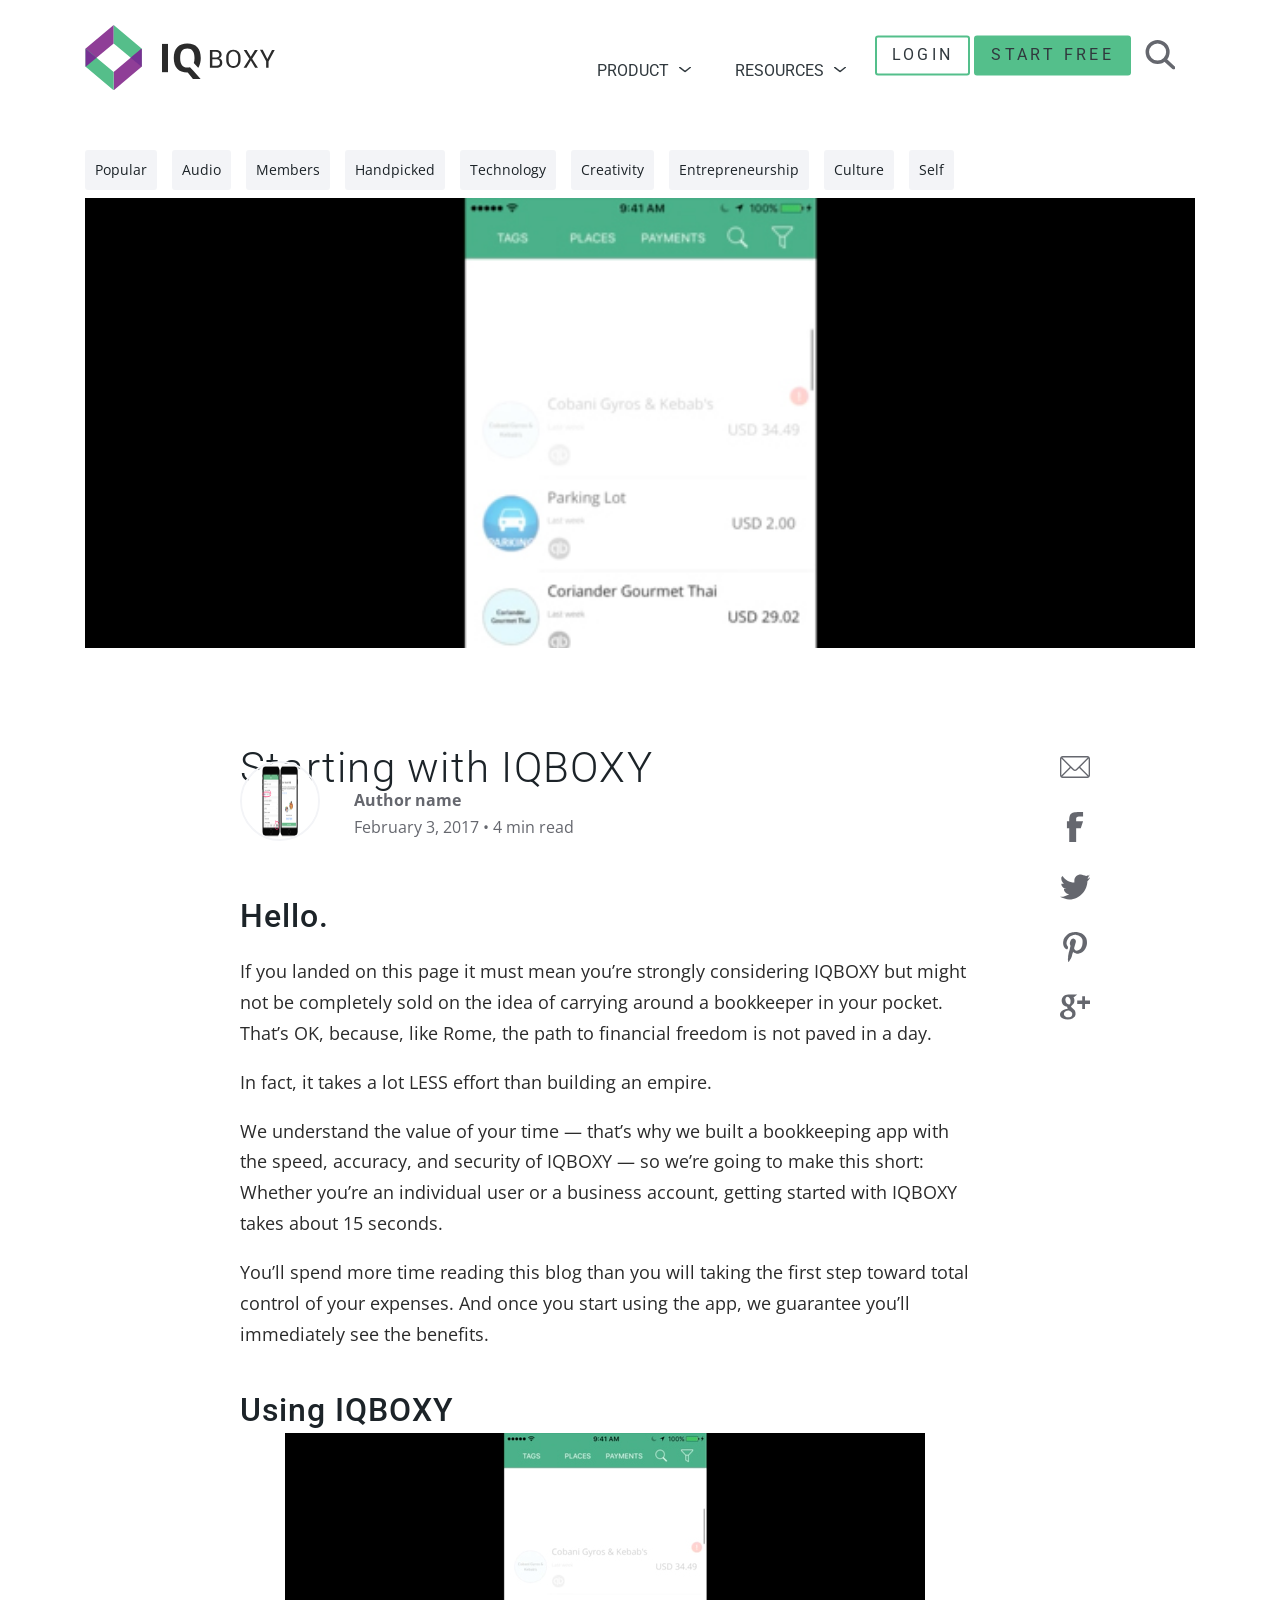
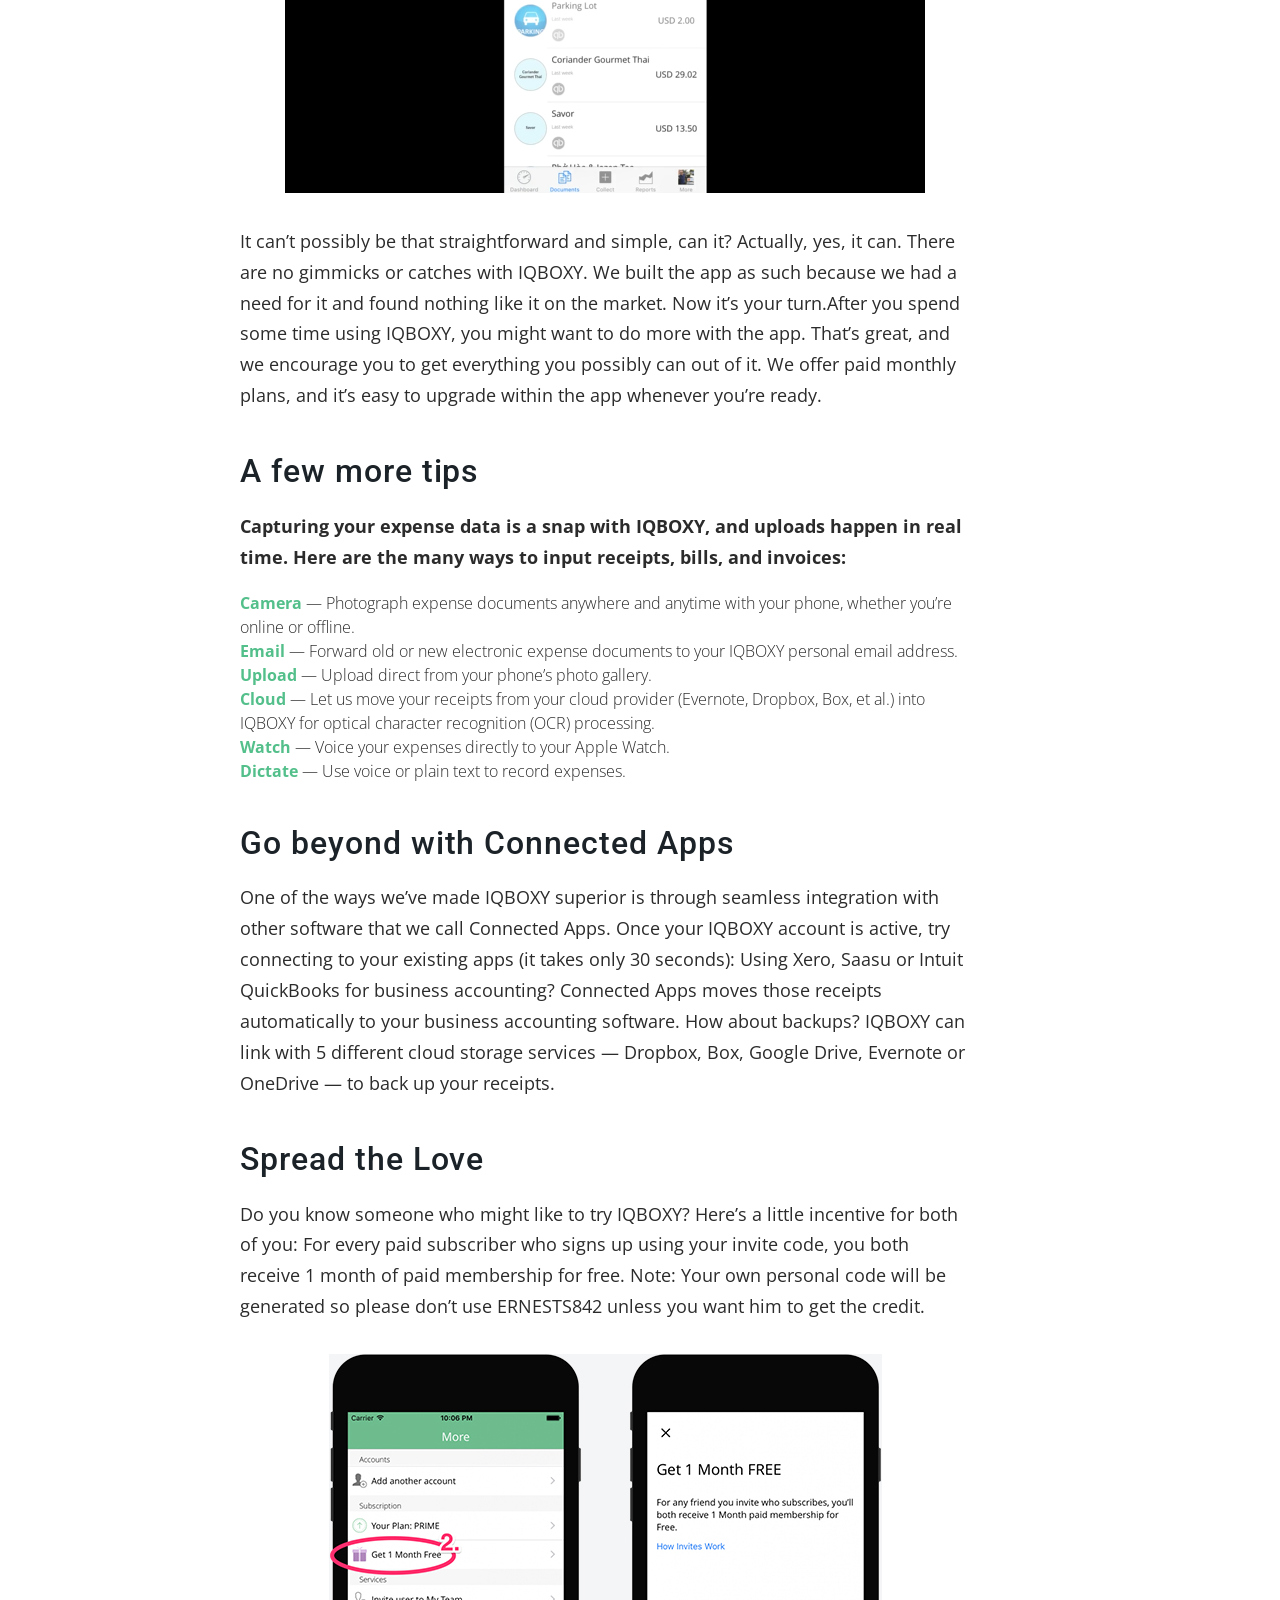
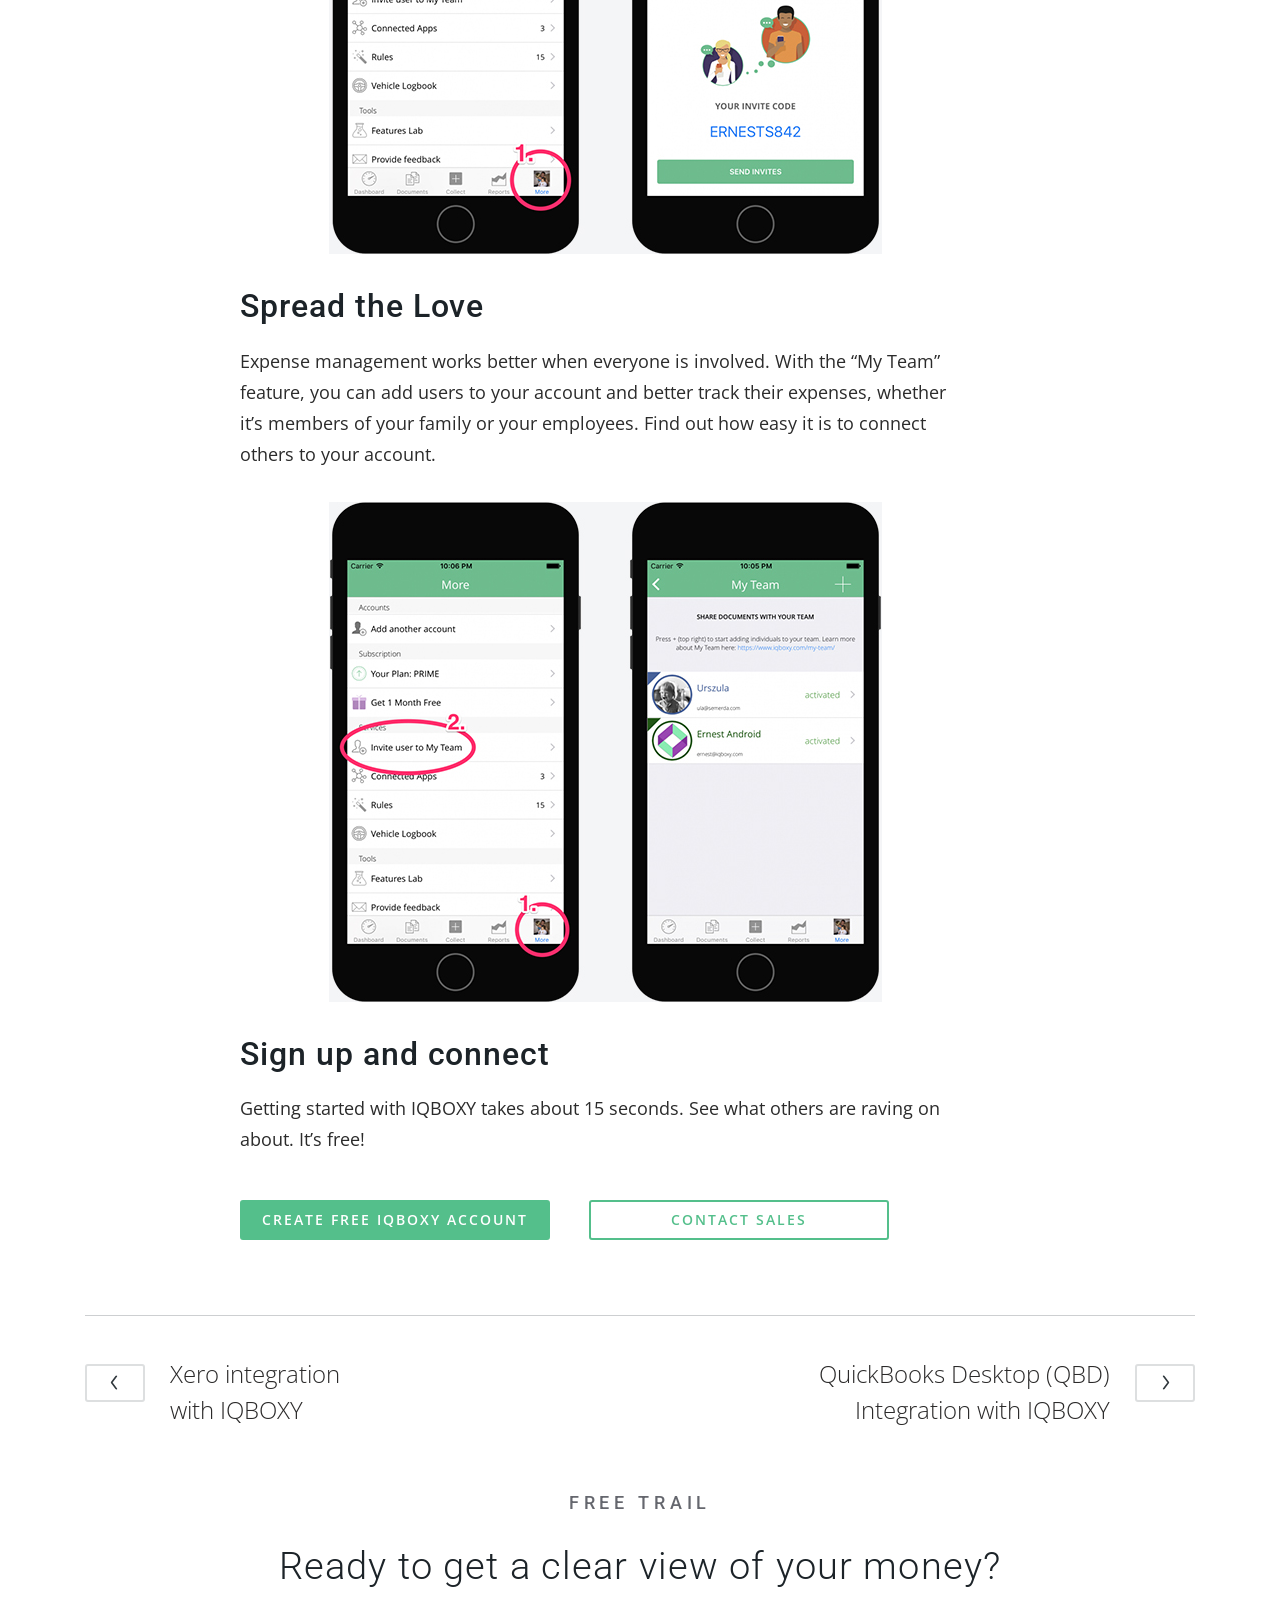
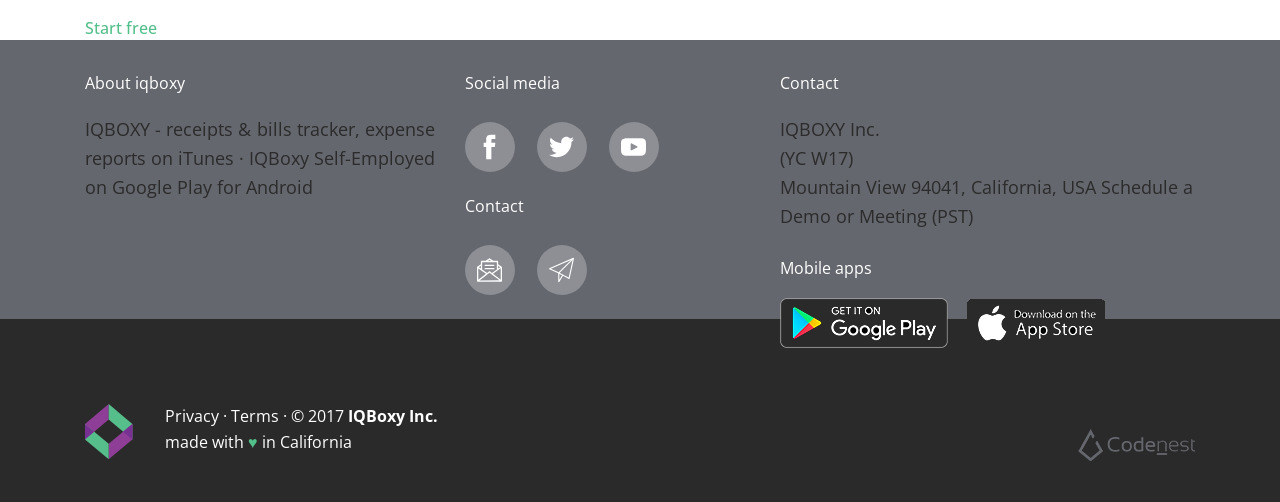
<file: blog-artykul.html>
<!DOCTYPE html>
<html>

<head>
    <meta charset="utf-8">
    <title>Gulp Starter Kit</title>
    <meta name="viewport" content="width=device-width, initial-scale=1, shrink-to-fit=no">
    <!-- build:css -->
    <link href="https://fonts.googleapis.com/css?family=Open+Sans:300,400,600,700|Roboto:300,400,500&amp;subset=latin-ext" rel="stylesheet">
    <link rel="stylesheet" href="assets/css/style.css">
    <!-- endbuild -->
</head>

<body>

    <header class="main-navbar container">

        <a class="header-logo" href="#">
            <svg svg-fallback="iqboxy-logo.png" xmlns="http://www.w3.org/2000/svg" width="291" height="100" viewBox="0 0 291 100"><polygon points="43.1 28.3 0 64.4 0 36.2 43.1 0.1 " fill="#8F3E97"/><polygon points="43.1 28.3 86.1 64.4 86.1 36.2 43.1 0.1 " fill="#55BE8A"/><polygon points="43.1 72.3 86.1 36.2 86.1 64.4 43.1 100.5 " fill="#8F3E97"/><polygon points="43.1 72.3 16.8 50.3 0 36.2 0 64.4 43.1 100.5 " fill="#55BE8A"/><polygon points="16.8 50.3 0 64.4 0 36.4 " fill="#763193"/><polyline points="86.1 36.4 69.3 50.3 86.1 64.4 " fill="#763193"/><g class="logo-text"><path d="M117.5 72.6V29.1h9.2v43.5H117.5z" fill="#2B2A2A"/><path d="M160.5 64.9c-1.1 0.3-2.7 0.6-4 0.6 -3.7 0-6.4-1.2-8.3-3.7 -1.8-2.5-2.8-6.1-2.8-11 0-4.9 0.9-8.5 2.8-11s4.6-3.7 8.3-3.7c7.3 0 11 4.9 11 14.7 0 3.1-0.4 5.6-1.1 7.7l6.7 7.3c0 0 0.1-0.1 0.1-0.1 0.4-0.6 0.8-1.3 1.2-2 1.8-3.5 2.7-7.8 2.7-12.9 0-7.2-1.8-12.8-5.3-16.6 -3.5-3.9-8.7-5.8-15.4-5.8s-11.8 1.9-15.4 5.7 -5.4 9.4-5.4 16.6 1.8 12.8 5.4 16.7c3.6 3.9 8.7 5.8 15.4 5.8h0.7l8 9.8h11.8l-10.5-11.7L160.5 64.9z" fill="#2B2A2A"/><path d="M191.2 65.7v-27.4h8.9c2.9 0 5.1 0.6 6.7 1.9 1.6 1.2 2.4 3.1 2.4 5.6 0 1.2-0.4 2.3-1.2 3.3s-1.8 1.7-3.1 2.1c1.7 0.4 3 1.2 3.9 2.4s1.4 2.7 1.4 4.4c0 2.5-0.8 4.4-2.4 5.7s-3.8 2-6.6 2H191.2zM194.9 49.9h6c1.4 0 2.5-0.4 3.4-1.1s1.3-1.8 1.3-3.2c0-1.5-0.5-2.6-1.4-3.3 -0.9-0.7-2.3-1.1-4-1.1h-5.2V49.9zM194.9 52.8v9.9h6.4c1.7 0 3-0.4 3.9-1.2 0.9-0.8 1.4-2 1.4-3.5 0-1.6-0.4-2.9-1.2-3.8 -0.8-0.9-2-1.4-3.6-1.4H194.9z" fill="#2B2A2A"/><path d="M238.3 54.4c0 3.3-1 6.1-3.1 8.3 -2.1 2.2-4.8 3.3-8.1 3.3 -3.2 0-5.8-1.1-7.8-3.3 -2-2.2-3-5-3-8.3v-4.9c0-3.3 1-6.1 3-8.3 2-2.2 4.6-3.3 7.8-3.3 3.3 0 6 1.1 8.1 3.3 2.1 2.2 3.1 5 3.1 8.3V54.4zM234.6 49.5c0-2.5-0.7-4.6-2-6.2 -1.4-1.6-3.2-2.4-5.5-2.4 -2.2 0-3.9 0.8-5.2 2.4 -1.3 1.6-1.9 3.7-1.9 6.2v4.9c0 2.5 0.6 4.6 1.9 6.2 1.3 1.6 3 2.4 5.2 2.4 2.3 0 4.1-0.8 5.5-2.4 1.3-1.6 2-3.7 2-6.2V49.5z" fill="#2B2A2A"/><path d="M254 49l6.4-10.7h4.5l-8.7 13.6 8.9 13.8h-4.4l-6.6-10.9 -6.6 10.9h-4.5l8.9-13.8 -8.7-13.6h4.4L254 49z" fill="#2B2A2A"/><path d="M279.6 52.2l7.1-13.9h4.2L281.4 56v9.6h-3.7v-9.9l-9.5-17.5h4.2L279.6 52.2z" fill="#2B2A2A"/></g></svg>
        </a>

        <div class="nav-box  collapse-box">
            <div class="main-menu">
                <nav>
                    <ul>
                        <li class="menu-item-has-children menu-item">
                            <a href="#">Product</a>
                            <ul class="sub-menu">
                                <li class="menu-item"><a href="">Menu item</a></li>
                                <li class="menu-item"><a href="">Menu item</a></li>
                                <li class="menu-item"><a href="">Menu item</a></li>
                                <li class="menu-item"><a href="">Menu item</a></li>
                                <li class="menu-item"><a href="">Menu item</a></li>
                            </ul>
                        </li>
                        <li class="menu-item-has-children menu-item">
                            <a href="#">Resources</a>
                            <ul class="sub-menu">
                                <li class="menu-item"><a href="">Menu item</a></li>
                                <li class="menu-item"><a href="">Menu item</a></li>
                                <li class="menu-item"><a href="">Menu item</a></li>
                                <li class="menu-item"><a href="">Menu item</a></li>
                                <li class="menu-item"><a href="">Menu item</a></li>
                            </ul>
                        </li>
                        <li>
                            <a href="" class="btn btn-secondary">LOGIN</a>
                        </li>
                        <li>
                            <a href="" class="btn btn-primary">START FREE</a>
                        </li>
                    </ul>
                </nav>
            </div>
            <div class="search-box">
                <form>
                    <div id="searchMenu" class="to-collapse">
                        <input required placeholder="Search..." type="text" name="">
                    </div>

                    <button class="btn btn-search"> 
	    				<svg  svg-fallback="search-icon.png" class="search-icon"  xmlns="http://www.w3.org/2000/svg" width="30" height="30" viewBox="0 0 30 30"><circle cx="12.6" cy="12.5" r="10.3"/><line x1="20.6" y1="20.9" x2="28.6" y2="28.3"/></svg> 			
		    		</button>
                </form>
                <button class="btn-invisible-collapse btn-collapse btn-close">
		    		<svg class="close-icon" svg-fallback="close-icon.png"  xmlns="http://www.w3.org/2000/svg" width="30" height="30" viewBox="0 0 30 30"><line x1="6.9" y1="5.8" x2="25.9" y2="23.2"/><line x1="8.2" y1="24.2" x2="25.5" y2="5.2"/></svg> CLOSE
		    	</button>
            </div>
        </div>
    </header>

    <main>
        

    <section class="subpage-header no-heading" >
        <div class="container"> 
            <div class="row">
                <div class="col-lg-12">

                    <svg class="swipe-icon" xmlns="http://www.w3.org/2000/svg" viewBox="0 0 255 255"><line x1="63.7" y1="0.2" x2="63.7" y2="0.2" fill="none"/><path d="M220 133.8c-4.8-28.6-23.3-33.7-32.1-34.5 -6.6-8.7-16.1-13.4-27-13.4 -2.3 0-4.7 0.2-7.1 0.6 -6.4-7.7-15.3-11.9-25.5-11.9 -7.6 0-14.4 2.4-19.1 5.1L90.4 20.1C86.5 7.8 76.3 0 63.7 0c0 0 0 0 0 0 -9.5 0-18.4 4.5-23.9 12 -5.3 7.2-6.6 16.2-3.8 25.3l23.9 75.3c-3.4 2-6.4 4.6-8.9 7.7 -4.9 6.2-7.8 14.3-8.7 24.2 -1.3 14.7 3.6 31.2 14.5 48.8 7.4 11.9 15.6 21.2 19 24.8l11.2 26.3C89.7 250.9 96 255 103 255h74.9c8.5 0 15.8-6 17.2-14.4 0-0.2 0.1-0.3 0.1-0.5l3.1-26.2c0.1-0.3 0.3-0.7 0.5-1.1C215.6 174.5 222.5 148.7 220 133.8zM186.9 210.1c-0.2 0.4-0.3 0.8-0.4 1.2l-3.3 27.3c-0.4 2.6-2.7 4.4-5.4 4.4h-74.9c-2.2 0-4.2-1.2-5-3.2L86.3 212.3c-0.3-0.6-0.6-1.1-1.1-1.6 -4.8-5-33.6-36.5-31-65.1 1.5-17 9.8-22.5 15.4-24.2 2.8-0.9 4.4-4 3.5-6.8L47.4 33.7c-4-12.8 6.2-21.5 16.3-21.5 6.4 0 12.7 3.5 15.3 11.7l22 69c0.8 2.5 3 3.8 5.3 3.8 1.6 0 3.1-0.7 4.2-2.1 0.9-1.2 2-2.4 3.3-3.4 2.9-2.2 8.5-4.6 14.7-4.6 6.3 0 13.2 2.5 18.1 10.2 1 1.6 2.8 2.6 4.6 2.6 0.5 0 1-0.1 1.5-0.2 2.2-0.6 5.1-1.2 8.3-1.2 6.2 0 13.5 2.2 18.9 10.7 1 1.6 2.7 2.6 4.6 2.6 0 0 0.1 0 0.1 0 0.2 0 0.4 0 0.6 0 6.4 0 19.4 2.8 23 24.6C211.6 156 189.4 204.1 186.9 210.1z"/><path d="M116.5 35h58.5l-12.9 12.9c-2.3 2.3-2.3 6.1 0 8.5 1.2 1.2 2.7 1.8 4.2 1.8 1.5 0 3.1-0.6 4.2-1.8l22.4-22.4c2.3-2.3 2.3-6.1 0-8.5L170 2.5c-2.3-2.3-6.1-2.3-8.5 0 -2.3 2.3-2.3 6.1 0 8.5L173.5 23h-57c-3.3 0-6 2.7-6 6S113.2 35 116.5 35z"/></svg>

                    <ul class="blog-navigation owl-carousel">
                        <li class="active"><a href="#">Popular</a></li>
                        <li><a href="#">Audio</a></li>
                        <li><a href="#">Members</a></li>
                        <li><a href="#">Handpicked</a></li>
                        <li><a href="#">Technology</a></li>
                        <li><a href="#">Creativity</a></li>
                        <li><a href="#">Entrepreneurship</a></li>
                        <li><a href="#">Culture</a></li>
                        <li><a href="#">Self</a></li>
                    </ul>
                </div>
            </div>
            
    </div>
    </section>
    <div class="container article-photo-box">
    <div class="row">
                <div class="col-lg-12">
                    <img class="article-photo" src="assets/img/article-1.jpg" alt="">
                </div>
    </div>
    </div>
    <section>
    <div class="container"> 
            <div class="row">
                <div class="col-lg-12">
                    

                    <article class="single">
                       
                            <h2 class="heading-page">Starting with IQBOXY</h2>
                            
                             <div class="article-info">
                            <img src="assets/img/h-blog-1.jpg">
                            <div>
                               <p class="p-smallbox"><strong>Author name</strong></p> 
                             <p class="p-smallbox">February 3, 2017 &#x2022; 4 min read</p> 
                            </div>
                        </div> 
                  
                            <h3 class="heading-box">Hello.</h3>
                            <p>If you landed on this page it must mean you’re strongly considering IQBOXY but might not be completely sold on the idea of carrying around a bookkeeper in your pocket. That’s OK, because, like Rome, the path to financial freedom is not paved in a day.</p>
                            <p>In fact, it takes a lot LESS effort than building an empire.</p>
                            <p>We understand the value of your time — that’s why we built a bookkeeping app with the speed, accuracy, and security of IQBOXY — so we’re going to make this short: Whether you’re an individual user or a business account, getting started with IQBOXY takes about 15 seconds.</p>
                            <p>You’ll spend more time reading this blog than you will taking the first step toward total control of your expenses. And once you start using the app, we guarantee you’ll immediately see the benefits.</p>
                            <h3 class="heading-box">Using IQBOXY</h3>
                            <img src="assets/img/article-1.jpg" alt="">
                            <p>It can’t possibly be that straightforward and simple, can it? Actually, yes, it can. There are no gimmicks or catches with IQBOXY. We built the app as such because we had a need for it and found nothing like it on the market. Now it’s your turn.After you spend some time using IQBOXY, you might want to do more with the app. That’s great, and we encourage you to get everything you possibly can out of it. We offer paid monthly plans, and it’s easy to upgrade within the app whenever you’re ready.</p>
                            <h3 class="heading-box">A few more tips</h3>
                            <p><strong>Capturing your expense data is a snap with IQBOXY, and uploads happen in real time. Here are the many ways to input receipts, bills, and invoices:</strong></p>
                            <span class="green-color"><strong>Camera</strong></span> — Photograph expense documents anywhere and anytime with your phone, whether you’re online or offline.<br>
                            <span class="green-color"><strong>Email</strong></span> — Forward old or new electronic expense documents to your IQBOXY personal email address.<br>
                            <span class="green-color"><strong>Upload</strong></span> — Upload direct from your phone’s photo gallery.<br>
                            <span class="green-color"><strong>Cloud</strong></span> — Let us move your receipts from your cloud provider (Evernote, Dropbox, Box, et al.) into IQBOXY for optical character recognition (OCR) processing.<br>
                            <span class="green-color"><strong>Watch</strong></span> — Voice your expenses directly to your Apple Watch.<br>
                            <span class="green-color"><strong>Dictate</strong></span> — Use voice or plain text to record expenses.<br>
                            <h3 class="heading-box">Go beyond with Connected Apps</h3>
                            <p>One of the ways we’ve made IQBOXY superior is through seamless integration with other software that we call Connected Apps. Once your IQBOXY account is active, try connecting to your existing apps (it takes only 30 seconds): Using Xero, Saasu or Intuit QuickBooks for business accounting? Connected Apps moves those receipts automatically to your business accounting software. How about backups? IQBOXY can link with 5 different cloud storage services — Dropbox, Box, Google Drive, Evernote or OneDrive — to back up your receipts.</p>
                            <h3 class="heading-box">Spread the Love</h3>
                            <p>Do you know someone who might like to try IQBOXY? Here’s a little incentive for both of you: For every paid subscriber who signs up using your invite code, you both receive 1 month of paid membership for free. Note: Your own personal code will be generated so please don’t use ERNESTS842 unless you want him to get the credit.</p>
                            <img src="assets/img/article-2.jpg" alt="">
                            <h3 class="heading-box">Spread the Love</h3>
                            <p>Expense management works better when everyone is involved. With the “My Team” feature, you can add users to your account and better track their expenses, whether it’s members of your family or your employees. Find out how easy it is to connect others to your account.</p>
                            <img src="assets/img/article-3.jpg" alt="">
                            <h3 class="heading-box">Sign up and connect</h3>
                            <p>Getting started with IQBOXY takes about 15 seconds. See what others are raving on about. It’s free!</p>
                            <div class="links-article">
                                <a class="btn btn-primary" href="#">CREATE FREE IQBOXY ACCOUNT</a>
                                <a class="btn btn-secondary" href="#">Contact Sales</a>
                            </div>
                  
                        <div class="social-media">
                            <ul>
                                <li><a href="#"><svg xmlns="http://www.w3.org/2000/svg" xml:space="preserve" width="20px" height="15px" version="1.1" style="shape-rendering:geometricPrecision; text-rendering:geometricPrecision; image-rendering:optimizeQuality; fill-rule:evenodd; clip-rule:evenodd" viewBox="0 0 1707 1242" xmlns:xlink="http://www.w3.org/1999/xlink"><defs><style type="text/css"><![CDATA[.fil0 {fill:#31393e;fill-rule:nonzero}]]></style></defs><g id="Warstwa_x0020_1"><metadata id="CorelCorpID_0Corel-Layer"/><path class="fil0" d="M1630 1086c0,5 -1,9 -2,14l-479 -479 479 -479c1,4 2,9 2,13l0 931zm-78 78l-1397 0c-9,0 -18,-2 -26,-4l484 -484 133 133c30,30 69,45 108,45 39,0 78,-15 107,-45l133 -133 484 484c-8,2 -17,4 -26,4zm-1474 -78l0 -931c0,-4 0,-9 1,-13l479 479 -479 479c-1,-5 -1,-9 -1,-14zm77 -1008l1397 0c9,0 18,2 26,4l-672 672c-14,14 -32,22 -52,22 -20,0 -39,-8 -53,-22l-672 -672c8,-2 17,-4 26,-4zm1397 -78l-1397 0c-85,0 -155,69 -155,155l0 931c0,86 70,156 155,156l1397 0c86,0 155,-70 155,-156l0 -931c0,-86 -69,-155 -155,-155z"/></g></svg></a></li>
                                <li><a href="#"><svg xmlns="http://www.w3.org/2000/svg" xml:space="preserve" width="9px" height="18px" version="1.1" style="shape-rendering:geometricPrecision; text-rendering:geometricPrecision; image-rendering:optimizeQuality; fill-rule:evenodd; clip-rule:evenodd" viewBox="0 0 7 13" xmlns:xlink="http://www.w3.org/1999/xlink"><defs><style type="text/css"><![CDATA[.fil0 {fill:#31393e;fill-rule:nonzero}]]></style></defs><g id="Warstwa_x0020_1"><metadata id="CorelCorpID_0Corel-Layer"/><path class="fil0" d="M4 3c0,-1 1,-1 3,-1l0 -2c-5,0 -6,0 -6,4l-1 0 0 3 1 0 0 6 3 0 0 -6 2 0 1 -3 -3 0 0 -1z"/></g></svg></a></li>
                                <li><a href="#"><svg xmlns="http://www.w3.org/2000/svg" xml:space="preserve" width="20px" height="17px" version="1.1" style="shape-rendering:geometricPrecision; text-rendering:geometricPrecision; image-rendering:optimizeQuality; fill-rule:evenodd; clip-rule:evenodd" viewBox="0 0 23 19" xmlns:xlink="http://www.w3.org/1999/xlink"><defs><style type="text/css"><![CDATA[.fil0 {fill:#31393e;fill-rule:nonzero}]]></style></defs><g id="Warstwa_x0020_1"><metadata id="CorelCorpID_0Corel-Layer"/><path class="fil0" d="M23 0c-1,1 -2,1 -3,1 -1,0 -3,-1 -4,-1 -3,0 -5,2 -5,5 0,0 0,0 0,1 -4,0 -7,-2 -9,-5 -1,1 -1,1 -1,2 0,2 1,3 2,4 -1,0 -1,0 -2,0 0,0 0,0 0,0 0,2 2,4 4,4 -1,0 -1,0 -1,0 -1,0 -1,0 -1,0 0,2 2,4 4,4 -2,1 -4,2 -6,2 0,0 -1,0 -1,0 2,1 5,2 7,2 9,0 14,-8 14,-14 0,0 0,0 0,0 1,-1 2,-2 2,-3 -1,1 -1,1 -2,1 1,-1 1,-2 2,-3z"/></g></svg></a></li>
                                <li><a href="#"><svg xmlns="http://www.w3.org/2000/svg" xml:space="preserve" width="17px" height="21px" version="1.1" style="shape-rendering:geometricPrecision; text-rendering:geometricPrecision; image-rendering:optimizeQuality; fill-rule:evenodd; clip-rule:evenodd" viewBox="0 0 90 113" xmlns:xlink="http://www.w3.org/1999/xlink"><defs><style type="text/css"><![CDATA[.fil0 {fill:#31393e;fill-rule:nonzero; margin-top: 2px}]]></style></defs><g id="Warstwa_x0020_1"><metadata id="CorelCorpID_0Corel-Layer"/><path class="fil0" d="M44 0c-3,0 -5,1 -8,1 -4,1 -9,2 -13,4 -9,6 -16,13 -21,23 0,2 0,4 -1,6 -3,13 3,26 10,30 2,1 5,2 6,0 1,-1 1,-2 1,-3 0,-1 1,-3 1,-4 0,-2 -2,-3 -3,-5 -2,-3 -2,-5 -3,-9 0,-1 0,-1 0,-2 1,-4 1,-8 3,-11 4,-9 10,-15 21,-18 2,0 9,-2 13,-1 2,1 4,1 6,1 7,3 13,7 16,14 2,4 2,12 1,18 -1,3 0,5 -1,7 -3,9 -7,17 -17,19 -6,2 -11,-2 -12,-6 -1,-1 -2,-3 -1,-5 2,-7 4,-13 6,-20 2,-7 -2,-13 -7,-14 -7,-1 -12,5 -13,9 -2,3 -3,9 -2,13 1,1 2,5 2,6 -1,5 -3,11 -4,17 -2,5 -3,11 -4,16 -1,3 -1,6 -1,8l0 4c-1,2 -1,7 0,9 0,1 0,3 0,4 0,1 1,1 1,2 2,0 5,-6 6,-8 3,-3 5,-7 6,-11 2,-4 2,-8 3,-11 1,-3 2,-6 3,-9l0 0c0,1 2,2 3,3 5,3 12,6 19,4 9,-2 16,-6 20,-12 3,-4 6,-9 8,-15 1,-3 1,-6 2,-9 1,-8 -1,-17 -3,-22 -7,-15 -21,-23 -43,-23z"/></g></svg></a></li>
                                <li><a href="#"><svg xmlns="http://www.w3.org/2000/svg" xml:space="preserve" width="20px" height="17px" version="1.1" style="shape-rendering:geometricPrecision; text-rendering:geometricPrecision; image-rendering:optimizeQuality; fill-rule:evenodd; clip-rule:evenodd" viewBox="0 0 54 45" xmlns:xlink="http://www.w3.org/1999/xlink"><defs><style type="text/css"><![CDATA[.fil0 {fill:#31393e;fill-rule:nonzero}]]></style></defs><g id="Warstwa_x0020_1"><metadata id="CorelCorpID_0Corel-Layer"/><path class="fil0" d="M23 25c-1,-1 -3,-3 -3,-3 0,-1 0,-1 2,-3 3,-2 4,-5 4,-8 0,-3 -1,-5 -2,-6l1 0 6 -5 -16 0c-7,0 -12,5 -12,11 0,6 4,11 10,11 0,0 0,1 0,1 0,1 0,2 1,3 -8,0 -14,5 -14,10 0,6 6,9 14,9 9,0 14,-5 14,-10 0,-5 -1,-7 -5,-10zm-9 16c-4,0 -7,-3 -7,-6 0,-3 4,-6 8,-6l0 -1 0 1c1,0 2,0 3,1l1 0c2,2 3,3 3,4 0,0 0,1 0,1 0,4 -2,6 -8,6zm-4 -30c-1,-2 0,-4 1,-6 1,0 1,-1 2,-1l0 -1c0,0 0,0 0,0l0 1c3,0 6,4 6,7 0,3 0,5 -1,6 -1,1 -1,1 -2,1l0 0c-3,0 -6,-3 -6,-7z"/><polygon class="fil0" points="45,3 40,3 40,11 31,11 31,17 40,17 40,26 45,26 45,17 54,17 54,11 45,11 "/></g></svg></a></li>
                            </ul>
                        </div>
                    </article>
                </div>
            </div>
           
        </div>
    </section>
        
    <esction>
    <div class="container">
         <div class="row">
                <div class="col-md-12">
                    <div class="navigation-article-page">
                        <ul>
                            <li class="prev"><a href="#"><span class="icon"><svg xmlns="http://www.w3.org/2000/svg" width="14" height="7" viewBox="0 0 30 14.4"><polyline class="arrow" points="1.3 1.9 15.2 12.3 29 1.9 " style="stroke-linecap:round;fill:none;stroke-width:3.5;stroke:#31393E"/></svg></span>Xero integration<br> with IQBOXY</a></li>
                            <li class="next"><a href="#"><span class="icon"><svg xmlns="http://www.w3.org/2000/svg" width="14" height="7" viewBox="0 0 30 14.4"><polyline class="arrow" points="1.3 1.9 15.2 12.3 29 1.9 " style="stroke-linecap:round;fill:none;stroke-width:3.5;stroke:#31393E"/></svg></span>QuickBooks Desktop (QBD) Integration with IQBOXY</a></li>
                        </ul>
                    </div>
                </div>
            </div>
    </div>
    </esction>      
           
    <section class="free-trail-section">
        <div class="container">
            <div class="row">
                <div class="col-md-12">
                    <hgroup>
                        <h2 class="subheading-section">FREE TRAIL</h2>
                        <h3 class="heading-section">Ready to get a clear view of your money?</h3>
                    </hgroup>
                    <a href="#">Start free</a>
                </div>
            </div>
        </div>
    </section>
    
    <section class="subfooter-section">
        <div class="container">
            <div class="row">
                <div class="col-lg-4 col-md-12 col-sm-12">
                    <h2 class="p-box">About iqboxy</h2>
                    <p class="p-mediumbox">IQBOXY - receipts &amp; bills tracker, expense reports on iTunes · IQBoxy Self-Employed on Google Play for Android</p>
                </div>
                <div class="col-lg-3 col-md-auto col-sm-12">
                    <h2 class="p-box">Social media</h2>
                    <ul class="social-box">
                        <li><a href="#"><svg xmlns="http://www.w3.org/2000/svg" xmlns:xlink="http://www.w3.org/1999/xlink" version="1.1" id="Capa_1" x="0px" y="0px" width="512px" height="512px" viewBox="0 0 430.113 430.114" style="enable-background:new 0 0 430.113 430.114;" xml:space="preserve"><g><path id="Facebook" d="M158.081,83.3c0,10.839,0,59.218,0,59.218h-43.385v72.412h43.385v215.183h89.122V214.936h59.805   c0,0,5.601-34.721,8.316-72.685c-7.784,0-67.784,0-67.784,0s0-42.127,0-49.511c0-7.4,9.717-17.354,19.321-17.354   c9.586,0,29.818,0,48.557,0c0-9.859,0-43.924,0-75.385c-25.016,0-53.476,0-66.021,0C155.878-0.004,158.081,72.48,158.081,83.3z" fill="#FFFFFF"/></g><g></g><g></g><g></g><g></g><g></g><g></g><g></g><g></g><g></g><g></g><g></g><g></g><g></g><g></g><g></g></svg></a></li>
                        <li><a href="#"><svg xmlns="http://www.w3.org/2000/svg" xmlns:xlink="http://www.w3.org/1999/xlink" version="1.1" id="Capa_1" x="0px" y="0px" viewBox="0 0 612 612" style="enable-background:new 0 0 612 612;" xml:space="preserve" width="512px" height="512px"><g><g><path d="M612,116.258c-22.525,9.981-46.694,16.75-72.088,19.772c25.929-15.527,45.777-40.155,55.184-69.411    c-24.322,14.379-51.169,24.82-79.775,30.48c-22.907-24.437-55.49-39.658-91.63-39.658c-69.334,0-125.551,56.217-125.551,125.513    c0,9.828,1.109,19.427,3.251,28.606C197.065,206.32,104.556,156.337,42.641,80.386c-10.823,18.51-16.98,40.078-16.98,63.101    c0,43.559,22.181,81.993,55.835,104.479c-20.575-0.688-39.926-6.348-56.867-15.756v1.568c0,60.806,43.291,111.554,100.693,123.104    c-10.517,2.83-21.607,4.398-33.08,4.398c-8.107,0-15.947-0.803-23.634-2.333c15.985,49.907,62.336,86.199,117.253,87.194    c-42.947,33.654-97.099,53.655-155.916,53.655c-10.134,0-20.116-0.612-29.944-1.721c55.567,35.681,121.536,56.485,192.438,56.485    c230.948,0,357.188-191.291,357.188-357.188l-0.421-16.253C573.872,163.526,595.211,141.422,612,116.258z" fill="#FFFFFF"/></g></g><g></g><g></g><g></g><g></g><g></g><g></g><g></g><g></g><g></g><g></g><g></g><g></g><g></g><g></g><g></g></svg></a></li>
                        <li><a href="#"><svg xmlns="http://www.w3.org/2000/svg" xmlns:xlink="http://www.w3.org/1999/xlink" version="1.1" id="Layer_1" x="0px" y="0px" viewBox="0 0 310 310" style="enable-background:new 0 0 310 310;" xml:space="preserve" width="512px" height="512px"><g id="XMLID_822_"><path id="XMLID_823_" d="M297.917,64.645c-11.19-13.302-31.85-18.728-71.306-18.728H83.386c-40.359,0-61.369,5.776-72.517,19.938   C0,79.663,0,100.008,0,128.166v53.669c0,54.551,12.896,82.248,83.386,82.248h143.226c34.216,0,53.176-4.788,65.442-16.527   C304.633,235.518,310,215.863,310,181.835v-53.669C310,98.471,309.159,78.006,297.917,64.645z M199.021,162.41l-65.038,33.991   c-1.454,0.76-3.044,1.137-4.632,1.137c-1.798,0-3.592-0.484-5.181-1.446c-2.992-1.813-4.819-5.056-4.819-8.554v-67.764   c0-3.492,1.822-6.732,4.808-8.546c2.987-1.814,6.702-1.938,9.801-0.328l65.038,33.772c3.309,1.718,5.387,5.134,5.392,8.861   C204.394,157.263,202.325,160.684,199.021,162.41z" fill="#FFFFFF"/></g><g></g><g></g><g></g><g></g><g></g><g></g><g></g><g></g><g></g><g></g><g></g><g></g><g></g><g></g><g></g></svg></a></li>
                    </ul>
                    <h2 class="p-box secound-p">Contact</h2>
                    <ul class="social-box">
                        <li><a href="#"><svg xmlns="http://www.w3.org/2000/svg" xmlns:xlink="http://www.w3.org/1999/xlink" version="1.1" id="Layer_1" x="0px" y="0px" viewBox="0 0 512 512" style="enable-background:new 0 0 512 512;" xml:space="preserve" width="512px" height="512px"><g><g><path d="M511.609,197.601c-0.001-0.77-0.173-1.933-0.472-2.603c-0.787-2.854-2.536-5.461-5.154-7.281l-73.292-50.948V82.153    c0-7.24-5.872-13.112-13.112-13.112H335.26l-71.743-49.878c-4.484-3.121-10.437-3.134-14.935-0.026l-72.206,49.904H92.426    c-7.242,0-13.112,5.872-13.112,13.112v53.973L5.666,187.027c-3.623,2.504-5.583,6.507-5.645,10.6    C0.017,197.704,0,197.777,0,197.857l0.391,284.235c0.005,3.477,1.391,6.81,3.852,9.266c2.458,2.451,5.788,3.827,9.26,3.827    c0.007,0,0.012,0,0.018,0l485.385-0.667c7.24-0.01,13.104-5.889,13.094-13.13L511.609,197.601z M432.69,168.708l41.898,29.118    l-41.898,29.128V168.708z M256.015,45.884l33.31,23.156h-66.812L256.015,45.884z M105.538,95.265h300.928v149.921L305.43,315.428    l-41.194-31.954c-0.064-0.05-0.119-0.081-0.181-0.126c-4.604-3.454-11.116-3.581-15.894,0.126l-41.493,32.185l-101.13-69.893    V95.265z M79.314,168.003v59.64l-43.146-29.819L79.314,168.003z M26.258,222.867l158.669,109.655L26.578,455.346L26.258,222.867z     M51.875,468.909l204.324-158.484l203.591,157.923L51.875,468.909z M327.144,332.271l158.276-110.036l0.32,233.059    L327.144,332.271z" fill="#FFFFFF"/></g></g><g><g><path d="M344.77,147.713H167.234c-7.24,0-13.112,5.872-13.112,13.112s5.872,13.112,13.112,13.112H344.77    c7.242,0,13.112-5.872,13.112-13.112S352.012,147.713,344.77,147.713z" fill="#FFFFFF"/></g></g><g><g><path d="M344.77,215.895H167.234c-7.24,0-13.112,5.872-13.112,13.112c0,7.24,5.872,13.112,13.112,13.112H344.77 c7.242,0,13.112-5.872,13.112-13.112C357.882,221.767,352.012,215.895,344.77,215.895z" fill="#FFFFFF"/></g></g><g></g><g></g><g></g><g></g><g></g><g></g><g></g><g></g><g></g><g></g><g></g><g></g><g></g><g></g><g></g></svg></a></li>
                        <li><a href="#"><svg xmlns="http://www.w3.org/2000/svg" xmlns:xlink="http://www.w3.org/1999/xlink" version="1.1" id="Layer_1" x="0px" y="0px" viewBox="0 0 491.022 491.022" style="enable-background:new 0 0 491.022 491.022;" xml:space="preserve" width="512px" height="512px"><g><g><path d="M490.916,13.991c-0.213-1.173-0.64-2.347-1.28-3.307c-0.107-0.213-0.213-0.533-0.32-0.747    c-0.107-0.213-0.32-0.32-0.533-0.533c-0.427-0.533-0.96-1.067-1.493-1.493c-0.427-0.32-0.853-0.64-1.28-0.96    c-0.213-0.107-0.32-0.32-0.533-0.427c-0.32-0.107-0.747-0.32-1.173-0.427c-0.533-0.213-1.067-0.427-1.6-0.533    c-0.64-0.107-1.28-0.213-1.92-0.213c-0.533,0-1.067,0-1.6,0c-0.747,0.107-1.493,0.32-2.133,0.533    c-0.32,0.107-0.747,0.107-1.067,0.213L6.436,209.085c-5.44,2.347-7.893,8.64-5.547,14.08c1.067,2.347,2.88,4.373,5.227,5.44    l175.36,82.453v163.947c0,5.867,4.8,10.667,10.667,10.667c3.733,0,7.147-1.92,9.067-5.12l74.133-120.533l114.56,60.373    c5.227,2.773,11.627,0.747,14.4-4.48c0.427-0.853,0.747-1.813,0.96-2.667l85.547-394.987c0-0.213,0-0.427,0-0.64    c0.107-0.64,0.107-1.173,0.213-1.707C491.022,15.271,491.022,14.631,490.916,13.991z M190.009,291.324L36.836,219.218    L433.209,48.124L190.009,291.324z M202.809,437.138V321.831l53.653,28.267L202.809,437.138z M387.449,394.898l-100.8-53.013    l-18.133-11.2l-0.747,1.28l-57.707-30.4L462.116,49.298L387.449,394.898z" fill="#FFFFFF"/></g></g><g></g><g></g><g></g><g></g><g></g><g></g><g></g><g></g><g></g><g></g><g></g><g></g><g></g><g></g><g></g></svg></a></li>
                    </ul>
                </div>
                <div class="col-lg-5 col-md col-sm-12">
                    <div class="contact-box-footer">
                        <h2 class="p-box">Contact</h2>
                        <p class="p-mediumbox align-normal">IQBOXY Inc.<br> (YC W17) <br>Mountain View 94041, California, USA Schedule a Demo or Meeting (PST)</p>
                        <div class="mobile-apps-links">
                            <h2 class="p-box">Mobile apps</h2>
                            <ul>
                                <li><a href="#"><img src="assets/img/google-play.png" alt=""></a></li>
                                <li><a href="#"><img src="assets/img/app-store.png" alt=""></a></li>
                            </ul>
                        </div>
                    </div>
                </div>
            </div>
        </div>
    </section>
    
    <footer class="footer-section">
        <div class="container">
            <div class="row">
                <div class="col-lg-8 col-md-8 col-sm-12">
                    <div class="footer-left-position">
                        <svg version="1.1" id="Layer_1" xmlns="http://www.w3.org/2000/svg" xmlns:xlink="http://www.w3.org/1999/xlink" x="0px" y="0px" viewBox="0 0 290.973 100" style="enable-background:new 0 0 290.973 100;" xml:space="preserve"><polygon style="fill:#8F3E97;" points="43.069,28.321 0,64.387 0,36.186 43.069,0.12 "/><polygon style="fill:#55BE8A;" points="43.069,28.321 86.137,64.387 86.137,36.186 43.069,0.12 "/><polygon style="fill:#8F3E97;" points="43.069,72.252 86.137,36.186 86.137,64.387 43.069,100.453 "/><polygon style="fill:#55BE8A;" points="43.069,72.252 16.836,50.285 0,36.186 0,64.387 43.069,100.453 "/><polygon style="fill:#763193;" points="16.836,50.285 0,64.387 0,36.426 "/><polyline style="fill:#763193;" points="86.137,36.426 69.301,50.285 86.137,64.387 "/><g></g><g></g><g></g><g></g><g></g><g></g></svg>
                        <p class="p-box">Privacy · Terms · &copy; 2017 <strong>IQBoxy Inc.</strong> <br>made with <span class="green-color">♥</span> in California</p>
                    </div>
                </div>
                <div class="col-lg-4 col-md-4 col-sm-12">
                    <div class="footer-right-position">
                        <a href="#"><img src="assets/img/logo-codenest.png" alt=""></a>
                    </div>
                </div>
            </div>
        </div>
    </footer>    

    </main>

</body>

<script type="text/javascript" src="assets/scripts/script.min.js"></script>
 
</html>
</file>
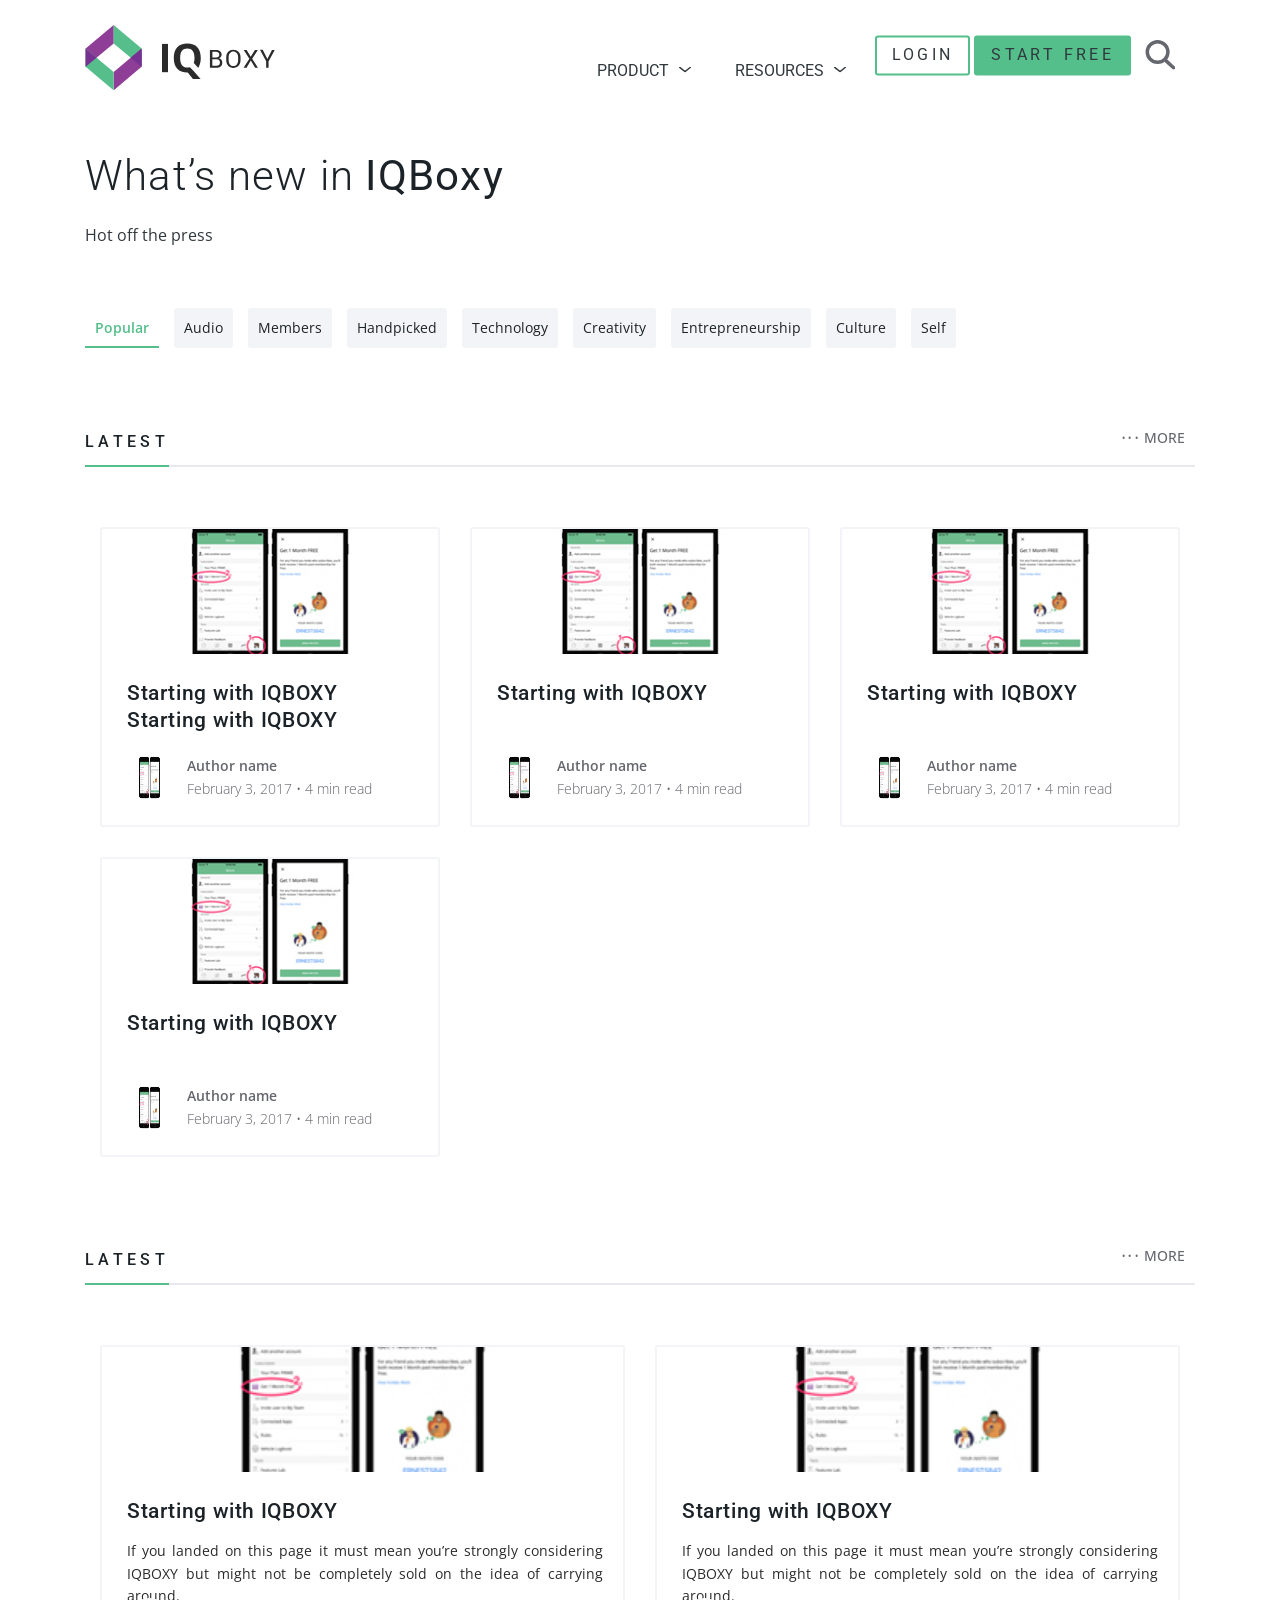
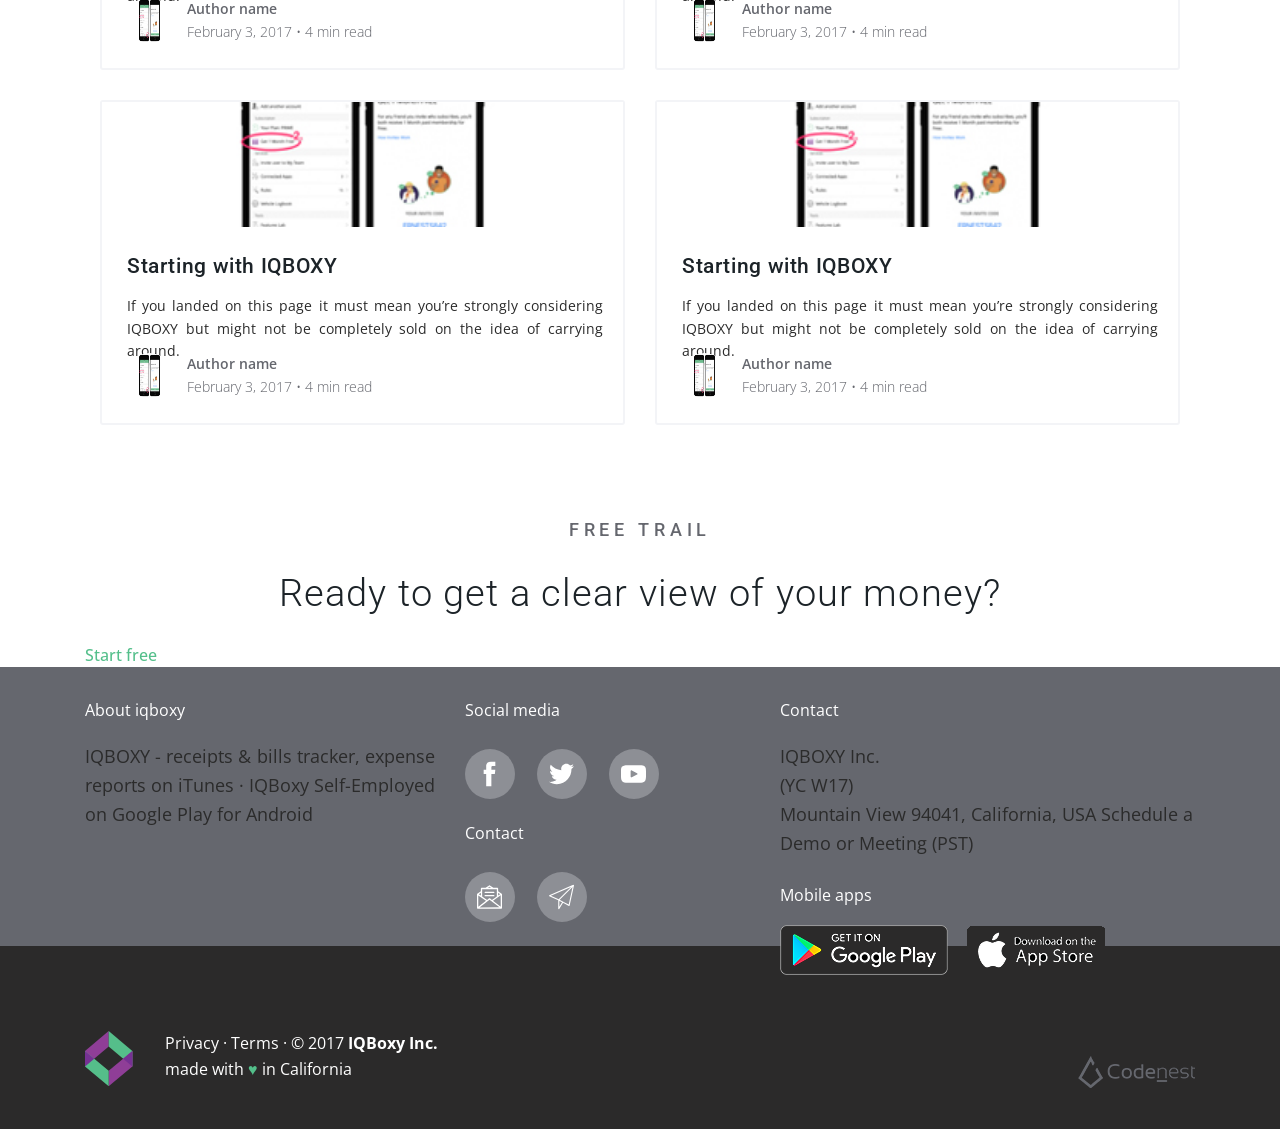
<file: blog.html>
<!DOCTYPE html>
<html>

<head>
    <meta charset="utf-8">
    <title>Gulp Starter Kit</title>
    <meta name="viewport" content="width=device-width, initial-scale=1, shrink-to-fit=no">
    <!-- build:css -->
    <link href="https://fonts.googleapis.com/css?family=Open+Sans:300,400,600,700|Roboto:300,400,500&amp;subset=latin-ext" rel="stylesheet">
    <link rel="stylesheet" href="assets/css/style.css">
    <!-- endbuild -->
</head>

<body>

    <header class="main-navbar container">

        <a class="header-logo" href="#">
            <svg svg-fallback="iqboxy-logo.png" xmlns="http://www.w3.org/2000/svg" width="291" height="100" viewBox="0 0 291 100"><polygon points="43.1 28.3 0 64.4 0 36.2 43.1 0.1 " fill="#8F3E97"/><polygon points="43.1 28.3 86.1 64.4 86.1 36.2 43.1 0.1 " fill="#55BE8A"/><polygon points="43.1 72.3 86.1 36.2 86.1 64.4 43.1 100.5 " fill="#8F3E97"/><polygon points="43.1 72.3 16.8 50.3 0 36.2 0 64.4 43.1 100.5 " fill="#55BE8A"/><polygon points="16.8 50.3 0 64.4 0 36.4 " fill="#763193"/><polyline points="86.1 36.4 69.3 50.3 86.1 64.4 " fill="#763193"/><g class="logo-text"><path d="M117.5 72.6V29.1h9.2v43.5H117.5z" fill="#2B2A2A"/><path d="M160.5 64.9c-1.1 0.3-2.7 0.6-4 0.6 -3.7 0-6.4-1.2-8.3-3.7 -1.8-2.5-2.8-6.1-2.8-11 0-4.9 0.9-8.5 2.8-11s4.6-3.7 8.3-3.7c7.3 0 11 4.9 11 14.7 0 3.1-0.4 5.6-1.1 7.7l6.7 7.3c0 0 0.1-0.1 0.1-0.1 0.4-0.6 0.8-1.3 1.2-2 1.8-3.5 2.7-7.8 2.7-12.9 0-7.2-1.8-12.8-5.3-16.6 -3.5-3.9-8.7-5.8-15.4-5.8s-11.8 1.9-15.4 5.7 -5.4 9.4-5.4 16.6 1.8 12.8 5.4 16.7c3.6 3.9 8.7 5.8 15.4 5.8h0.7l8 9.8h11.8l-10.5-11.7L160.5 64.9z" fill="#2B2A2A"/><path d="M191.2 65.7v-27.4h8.9c2.9 0 5.1 0.6 6.7 1.9 1.6 1.2 2.4 3.1 2.4 5.6 0 1.2-0.4 2.3-1.2 3.3s-1.8 1.7-3.1 2.1c1.7 0.4 3 1.2 3.9 2.4s1.4 2.7 1.4 4.4c0 2.5-0.8 4.4-2.4 5.7s-3.8 2-6.6 2H191.2zM194.9 49.9h6c1.4 0 2.5-0.4 3.4-1.1s1.3-1.8 1.3-3.2c0-1.5-0.5-2.6-1.4-3.3 -0.9-0.7-2.3-1.1-4-1.1h-5.2V49.9zM194.9 52.8v9.9h6.4c1.7 0 3-0.4 3.9-1.2 0.9-0.8 1.4-2 1.4-3.5 0-1.6-0.4-2.9-1.2-3.8 -0.8-0.9-2-1.4-3.6-1.4H194.9z" fill="#2B2A2A"/><path d="M238.3 54.4c0 3.3-1 6.1-3.1 8.3 -2.1 2.2-4.8 3.3-8.1 3.3 -3.2 0-5.8-1.1-7.8-3.3 -2-2.2-3-5-3-8.3v-4.9c0-3.3 1-6.1 3-8.3 2-2.2 4.6-3.3 7.8-3.3 3.3 0 6 1.1 8.1 3.3 2.1 2.2 3.1 5 3.1 8.3V54.4zM234.6 49.5c0-2.5-0.7-4.6-2-6.2 -1.4-1.6-3.2-2.4-5.5-2.4 -2.2 0-3.9 0.8-5.2 2.4 -1.3 1.6-1.9 3.7-1.9 6.2v4.9c0 2.5 0.6 4.6 1.9 6.2 1.3 1.6 3 2.4 5.2 2.4 2.3 0 4.1-0.8 5.5-2.4 1.3-1.6 2-3.7 2-6.2V49.5z" fill="#2B2A2A"/><path d="M254 49l6.4-10.7h4.5l-8.7 13.6 8.9 13.8h-4.4l-6.6-10.9 -6.6 10.9h-4.5l8.9-13.8 -8.7-13.6h4.4L254 49z" fill="#2B2A2A"/><path d="M279.6 52.2l7.1-13.9h4.2L281.4 56v9.6h-3.7v-9.9l-9.5-17.5h4.2L279.6 52.2z" fill="#2B2A2A"/></g></svg>
        </a>

        <div class="nav-box  collapse-box">
            <div class="main-menu">
                <nav>
                    <ul>
                        <li class="menu-item-has-children menu-item">
                            <a href="#">Product</a>
                            <ul class="sub-menu">
                                <li class="menu-item"><a href="">Menu item</a></li>
                                <li class="menu-item"><a href="">Menu item</a></li>
                                <li class="menu-item"><a href="">Menu item</a></li>
                                <li class="menu-item"><a href="">Menu item</a></li>
                                <li class="menu-item"><a href="">Menu item</a></li>
                            </ul>
                        </li>
                        <li class="menu-item-has-children menu-item">
                            <a href="#">Resources</a>
                            <ul class="sub-menu">
                                <li class="menu-item"><a href="">Menu item</a></li>
                                <li class="menu-item"><a href="">Menu item</a></li>
                                <li class="menu-item"><a href="">Menu item</a></li>
                                <li class="menu-item"><a href="">Menu item</a></li>
                                <li class="menu-item"><a href="">Menu item</a></li>
                            </ul>
                        </li>
                        <li>
                            <a href="" class="btn btn-secondary">LOGIN</a>
                        </li>
                        <li>
                            <a href="" class="btn btn-primary">START FREE</a>
                        </li>
                    </ul>
                </nav>
            </div>
            <div class="search-box">
                <form>
                    <div id="searchMenu" class="to-collapse">
                        <input required placeholder="Search..." type="text" name="">
                    </div>

                    <button class="btn btn-search"> 
	    				<svg  svg-fallback="search-icon.png" class="search-icon"  xmlns="http://www.w3.org/2000/svg" width="30" height="30" viewBox="0 0 30 30"><circle cx="12.6" cy="12.5" r="10.3"/><line x1="20.6" y1="20.9" x2="28.6" y2="28.3"/></svg> 			
		    		</button>
                </form>
                <button class="btn-invisible-collapse btn-collapse btn-close">
		    		<svg class="close-icon" svg-fallback="close-icon.png"  xmlns="http://www.w3.org/2000/svg" width="30" height="30" viewBox="0 0 30 30"><line x1="6.9" y1="5.8" x2="25.9" y2="23.2"/><line x1="8.2" y1="24.2" x2="25.5" y2="5.2"/></svg> CLOSE
		    	</button>
            </div>
        </div>
    </header>

    <main>
        

    <section class="subpage-header" >
        <div class="container">
            <div class="row">

            <div class="col-lg-12">
                    <hgroup>                       
                        <h1 class="heading-page">What’s new in <strong>IQBoxy</strong></h1>
                         <h2 class="subheading-page">Hot off the press</h2>
                    </hgroup>
                </div>
            </div> 

            <div class="row">
                <div class="col-lg-12">

                    <svg class="swipe-icon" xmlns="http://www.w3.org/2000/svg" viewBox="0 0 255 255"><line x1="63.7" y1="0.2" x2="63.7" y2="0.2" fill="none"/><path d="M220 133.8c-4.8-28.6-23.3-33.7-32.1-34.5 -6.6-8.7-16.1-13.4-27-13.4 -2.3 0-4.7 0.2-7.1 0.6 -6.4-7.7-15.3-11.9-25.5-11.9 -7.6 0-14.4 2.4-19.1 5.1L90.4 20.1C86.5 7.8 76.3 0 63.7 0c0 0 0 0 0 0 -9.5 0-18.4 4.5-23.9 12 -5.3 7.2-6.6 16.2-3.8 25.3l23.9 75.3c-3.4 2-6.4 4.6-8.9 7.7 -4.9 6.2-7.8 14.3-8.7 24.2 -1.3 14.7 3.6 31.2 14.5 48.8 7.4 11.9 15.6 21.2 19 24.8l11.2 26.3C89.7 250.9 96 255 103 255h74.9c8.5 0 15.8-6 17.2-14.4 0-0.2 0.1-0.3 0.1-0.5l3.1-26.2c0.1-0.3 0.3-0.7 0.5-1.1C215.6 174.5 222.5 148.7 220 133.8zM186.9 210.1c-0.2 0.4-0.3 0.8-0.4 1.2l-3.3 27.3c-0.4 2.6-2.7 4.4-5.4 4.4h-74.9c-2.2 0-4.2-1.2-5-3.2L86.3 212.3c-0.3-0.6-0.6-1.1-1.1-1.6 -4.8-5-33.6-36.5-31-65.1 1.5-17 9.8-22.5 15.4-24.2 2.8-0.9 4.4-4 3.5-6.8L47.4 33.7c-4-12.8 6.2-21.5 16.3-21.5 6.4 0 12.7 3.5 15.3 11.7l22 69c0.8 2.5 3 3.8 5.3 3.8 1.6 0 3.1-0.7 4.2-2.1 0.9-1.2 2-2.4 3.3-3.4 2.9-2.2 8.5-4.6 14.7-4.6 6.3 0 13.2 2.5 18.1 10.2 1 1.6 2.8 2.6 4.6 2.6 0.5 0 1-0.1 1.5-0.2 2.2-0.6 5.1-1.2 8.3-1.2 6.2 0 13.5 2.2 18.9 10.7 1 1.6 2.7 2.6 4.6 2.6 0 0 0.1 0 0.1 0 0.2 0 0.4 0 0.6 0 6.4 0 19.4 2.8 23 24.6C211.6 156 189.4 204.1 186.9 210.1z"/><path d="M116.5 35h58.5l-12.9 12.9c-2.3 2.3-2.3 6.1 0 8.5 1.2 1.2 2.7 1.8 4.2 1.8 1.5 0 3.1-0.6 4.2-1.8l22.4-22.4c2.3-2.3 2.3-6.1 0-8.5L170 2.5c-2.3-2.3-6.1-2.3-8.5 0 -2.3 2.3-2.3 6.1 0 8.5L173.5 23h-57c-3.3 0-6 2.7-6 6S113.2 35 116.5 35z"/></svg>
                   
                    <ul class="blog-navigation owl-carousel">
                        <li class="active current-menu-item"><a href="#">Popular</a></li>
                        <li><a href="#">Audio</a></li>
                        <li><a href="#">Members</a></li>
                        <li><a href="#">Handpicked</a></li>
                        <li><a href="#">Technology</a></li>
                        <li><a href="#">Creativity</a></li>
                        <li><a href="#">Entrepreneurship</a></li>
                        <li><a href="#">Culture</a></li>
                        <li><a href="#">Self</a></li>
                    </ul>
                </div>
            </div>
            
    </div>
    </section>
    
    <section class="category-box blog-type"> 
    <div class="container"> 
            <div class="row category-header">
                <div class="col-auto">
                <h3 class="subheading-section ">Latest</h3>
                
                </div>
                 <a href="#"> <span>&#x2022;&#x2022;&#x2022;</span>  More</a>
            </div>
            <div class="row">                
                      
                
                <div class="col-md-4">
                  <div class="h-blog-box">
                    <div style="background-image: url('assets/img/h-blog-1.jpg');" class="article-thumbnail">
                         <a href=""></a>                      
                    </div>
                    <div class="article-text">
                        <h3 class="heading-box"><a href="">Starting with IQBOXY Starting with IQBOXY</a></h3>
                                               
                        <p class="article-description p-smallbox">
                             If you landed on this page it must mean you’re strongly considering IQBOXY but might not be completely sold on the idea of carrying around. 
                        </p>
                         <div class="article-info">
                            <img src="assets/img/h-blog-1.jpg">
                            <div>
                               <p class="p-smallbox"><strong>Author name</strong></p> 
                             <p class="p-smallbox">February 3, 2017 &#x2022; 4 min read</p> 
                            </div>
                        </div> 
                    </div>
                </div>
                </div>

                 <div class="col-md-4">
                  <div class="h-blog-box">
                    <div style="background-image: url('assets/img/h-blog-1.jpg');" class="article-thumbnail">
                         <a href=""></a>                      
                    </div>
                    <div class="article-text">
                        <h3 class="heading-box"><a href="">Starting with IQBOXY</a></h3>
                                               
                        <p class="article-description p-smallbox">
                             If you landed on this page it must mean you’re strongly considering IQBOXY but might not be completely sold on the idea of carrying around. 
                        </p>
                         <div class="article-info">
                            <img src="assets/img/h-blog-1.jpg">
                            <div>
                               <p class="p-smallbox"><strong>Author name</strong></p> 
                             <p class="p-smallbox">February 3, 2017 &#x2022; 4 min read</p> 
                            </div>
                        </div> 
                    </div>
                </div>
                </div>

                 <div class="col-md-4">
                  <div class="h-blog-box">
                    <div style="background-image: url('assets/img/h-blog-1.jpg');" class="article-thumbnail">
                         <a href=""></a>                      
                    </div>
                    <div class="article-text">
                        <h3 class="heading-box"><a href="">Starting with IQBOXY</a></h3>
                                               
                        <p class="article-description p-smallbox">
                             If you landed on this page it must mean you’re strongly considering IQBOXY but might not be completely sold on the idea of carrying around. 
                        </p>
                         <div class="article-info">
                            <img src="assets/img/h-blog-1.jpg">
                            <div>
                               <p class="p-smallbox"><strong>Author name</strong></p> 
                             <p class="p-smallbox">February 3, 2017 &#x2022; 4 min read</p> 
                            </div>
                        </div> 
                    </div>
                </div>
                </div>
                 <div class="col-md-4">
                  <div class="h-blog-box">
                    <div style="background-image: url('assets/img/h-blog-1.jpg');" class="article-thumbnail">
                         <a href=""></a>                      
                    </div>
                    <div class="article-text">
                        <h3 class="heading-box"><a href="">Starting with IQBOXY</a></h3>
                                               
                        <p class="article-description p-smallbox">
                             If you landed on this page it must mean you’re strongly considering IQBOXY but might not be completely sold on the idea of carrying around. 
                        </p>
                         <div class="article-info">
                            <img src="assets/img/h-blog-1.jpg">
                            <div>
                               <p class="p-smallbox"><strong>Author name</strong></p> 
                             <p class="p-smallbox">February 3, 2017 &#x2022; 4 min read</p> 
                            </div>
                        </div> 
                    </div>
                </div>
                </div>
                
            </div>
        </div>
    </section>


     <section class="category-box"> 
    <div class="container"> 
            <div class="row category-header">
                <div class="col-auto">
                <h3 class="subheading-section ">Latest</h3>
                
                </div>
                 <a href="#"> <span>&#x2022;&#x2022;&#x2022;</span>  More</a>
            </div>
            <div class="row">                
                      
                
                <div class="col-md-6">
                  <div class="h-blog-box">
                    <div style="background-image: url('assets/img/h-blog-1.jpg');" class="article-thumbnail">
                         <a href=""></a>                      
                    </div>
                    <div class="article-text">
                        <h3 class="heading-box"><a href="">Starting with IQBOXY</a></h3>
                                               
                        <p class="article-description p-smallbox">
                             If you landed on this page it must mean you’re strongly considering IQBOXY but might not be completely sold on the idea of carrying around. 
                        </p>
                         <div class="article-info">
                            <img src="assets/img/h-blog-1.jpg">
                            <div>
                               <p class="p-smallbox"><strong>Author name</strong></p> 
                             <p class="p-smallbox">February 3, 2017 &#x2022; 4 min read</p> 
                            </div>
                        </div> 
                    </div>
                </div>
                </div>

                 <div class="col-md-6">
                  <div class="h-blog-box">
                    <div style="background-image: url('assets/img/h-blog-1.jpg');" class="article-thumbnail">
                         <a href=""></a>                      
                    </div>
                    <div class="article-text">
                        <h3 class="heading-box"><a href="">Starting with IQBOXY</a></h3>
                                               
                        <p class="article-description p-smallbox">
                             If you landed on this page it must mean you’re strongly considering IQBOXY but might not be completely sold on the idea of carrying around. 
                        </p>
                         <div class="article-info">
                            <img src="assets/img/h-blog-1.jpg">
                            <div>
                               <p class="p-smallbox"><strong>Author name</strong></p> 
                             <p class="p-smallbox">February 3, 2017 &#x2022; 4 min read</p> 
                            </div>
                        </div> 
                    </div>
                </div>
                </div>

                 <div class="col-md-6">
                  <div class="h-blog-box">
                    <div style="background-image: url('assets/img/h-blog-1.jpg');" class="article-thumbnail">
                         <a href=""></a>                      
                    </div>
                    <div class="article-text">
                        <h3 class="heading-box"><a href="">Starting with IQBOXY</a></h3>
                                               
                        <p class="article-description p-smallbox">
                             If you landed on this page it must mean you’re strongly considering IQBOXY but might not be completely sold on the idea of carrying around. 
                        </p>
                         <div class="article-info">
                            <img src="assets/img/h-blog-1.jpg">
                            <div>
                               <p class="p-smallbox"><strong>Author name</strong></p> 
                             <p class="p-smallbox">February 3, 2017 &#x2022; 4 min read</p> 
                            </div>
                        </div> 
                    </div>
                </div>
                </div>
                 <div class="col-md-6">
                  <div class="h-blog-box">
                    <div style="background-image: url('assets/img/h-blog-1.jpg');" class="article-thumbnail">
                         <a href=""></a>                      
                    </div>
                    <div class="article-text">
                        <h3 class="heading-box"><a href="">Starting with IQBOXY</a></h3>
                                               
                        <p class="article-description p-smallbox">
                             If you landed on this page it must mean you’re strongly considering IQBOXY but might not be completely sold on the idea of carrying around. 
                        </p>
                         <div class="article-info">
                            <img src="assets/img/h-blog-1.jpg">
                            <div>
                               <p class="p-smallbox"><strong>Author name</strong></p> 
                             <p class="p-smallbox">February 3, 2017 &#x2022; 4 min read</p> 
                            </div>
                        </div> 
                    </div>
                </div>
                </div>
                
            </div>
        </div>
    </section>
        
   
         
          
           
    <section class="free-trail-section">
        <div class="container">
            <div class="row">
                <div class="col-md-12">
                    <hgroup>
                        <h2 class="subheading-section">FREE TRAIL</h2>
                        <h3 class="heading-section">Ready to get a clear view of your money?</h3>
                    </hgroup>
                    <a href="#">Start free</a>
                </div>
            </div>
        </div>
    </section>
    
    <section class="subfooter-section">
        <div class="container">
            <div class="row">
                <div class="col-lg-4 col-md-12 col-sm-12">
                    <h2 class="p-box">About iqboxy</h2>
                    <p class="p-mediumbox">IQBOXY - receipts &amp; bills tracker, expense reports on iTunes · IQBoxy Self-Employed on Google Play for Android</p>
                </div>
                <div class="col-lg-3 col-md-auto col-sm-12">
                    <h2 class="p-box">Social media</h2>
                    <ul class="social-box">
                        <li><a href="#"><svg xmlns="http://www.w3.org/2000/svg" xmlns:xlink="http://www.w3.org/1999/xlink" version="1.1" id="Capa_1" x="0px" y="0px" width="512px" height="512px" viewBox="0 0 430.113 430.114" style="enable-background:new 0 0 430.113 430.114;" xml:space="preserve"><g><path id="Facebook" d="M158.081,83.3c0,10.839,0,59.218,0,59.218h-43.385v72.412h43.385v215.183h89.122V214.936h59.805   c0,0,5.601-34.721,8.316-72.685c-7.784,0-67.784,0-67.784,0s0-42.127,0-49.511c0-7.4,9.717-17.354,19.321-17.354   c9.586,0,29.818,0,48.557,0c0-9.859,0-43.924,0-75.385c-25.016,0-53.476,0-66.021,0C155.878-0.004,158.081,72.48,158.081,83.3z" fill="#FFFFFF"/></g><g></g><g></g><g></g><g></g><g></g><g></g><g></g><g></g><g></g><g></g><g></g><g></g><g></g><g></g><g></g></svg></a></li>
                        <li><a href="#"><svg xmlns="http://www.w3.org/2000/svg" xmlns:xlink="http://www.w3.org/1999/xlink" version="1.1" id="Capa_1" x="0px" y="0px" viewBox="0 0 612 612" style="enable-background:new 0 0 612 612;" xml:space="preserve" width="512px" height="512px"><g><g><path d="M612,116.258c-22.525,9.981-46.694,16.75-72.088,19.772c25.929-15.527,45.777-40.155,55.184-69.411    c-24.322,14.379-51.169,24.82-79.775,30.48c-22.907-24.437-55.49-39.658-91.63-39.658c-69.334,0-125.551,56.217-125.551,125.513    c0,9.828,1.109,19.427,3.251,28.606C197.065,206.32,104.556,156.337,42.641,80.386c-10.823,18.51-16.98,40.078-16.98,63.101    c0,43.559,22.181,81.993,55.835,104.479c-20.575-0.688-39.926-6.348-56.867-15.756v1.568c0,60.806,43.291,111.554,100.693,123.104    c-10.517,2.83-21.607,4.398-33.08,4.398c-8.107,0-15.947-0.803-23.634-2.333c15.985,49.907,62.336,86.199,117.253,87.194    c-42.947,33.654-97.099,53.655-155.916,53.655c-10.134,0-20.116-0.612-29.944-1.721c55.567,35.681,121.536,56.485,192.438,56.485    c230.948,0,357.188-191.291,357.188-357.188l-0.421-16.253C573.872,163.526,595.211,141.422,612,116.258z" fill="#FFFFFF"/></g></g><g></g><g></g><g></g><g></g><g></g><g></g><g></g><g></g><g></g><g></g><g></g><g></g><g></g><g></g><g></g></svg></a></li>
                        <li><a href="#"><svg xmlns="http://www.w3.org/2000/svg" xmlns:xlink="http://www.w3.org/1999/xlink" version="1.1" id="Layer_1" x="0px" y="0px" viewBox="0 0 310 310" style="enable-background:new 0 0 310 310;" xml:space="preserve" width="512px" height="512px"><g id="XMLID_822_"><path id="XMLID_823_" d="M297.917,64.645c-11.19-13.302-31.85-18.728-71.306-18.728H83.386c-40.359,0-61.369,5.776-72.517,19.938   C0,79.663,0,100.008,0,128.166v53.669c0,54.551,12.896,82.248,83.386,82.248h143.226c34.216,0,53.176-4.788,65.442-16.527   C304.633,235.518,310,215.863,310,181.835v-53.669C310,98.471,309.159,78.006,297.917,64.645z M199.021,162.41l-65.038,33.991   c-1.454,0.76-3.044,1.137-4.632,1.137c-1.798,0-3.592-0.484-5.181-1.446c-2.992-1.813-4.819-5.056-4.819-8.554v-67.764   c0-3.492,1.822-6.732,4.808-8.546c2.987-1.814,6.702-1.938,9.801-0.328l65.038,33.772c3.309,1.718,5.387,5.134,5.392,8.861   C204.394,157.263,202.325,160.684,199.021,162.41z" fill="#FFFFFF"/></g><g></g><g></g><g></g><g></g><g></g><g></g><g></g><g></g><g></g><g></g><g></g><g></g><g></g><g></g><g></g></svg></a></li>
                    </ul>
                    <h2 class="p-box secound-p">Contact</h2>
                    <ul class="social-box">
                        <li><a href="#"><svg xmlns="http://www.w3.org/2000/svg" xmlns:xlink="http://www.w3.org/1999/xlink" version="1.1" id="Layer_1" x="0px" y="0px" viewBox="0 0 512 512" style="enable-background:new 0 0 512 512;" xml:space="preserve" width="512px" height="512px"><g><g><path d="M511.609,197.601c-0.001-0.77-0.173-1.933-0.472-2.603c-0.787-2.854-2.536-5.461-5.154-7.281l-73.292-50.948V82.153    c0-7.24-5.872-13.112-13.112-13.112H335.26l-71.743-49.878c-4.484-3.121-10.437-3.134-14.935-0.026l-72.206,49.904H92.426    c-7.242,0-13.112,5.872-13.112,13.112v53.973L5.666,187.027c-3.623,2.504-5.583,6.507-5.645,10.6    C0.017,197.704,0,197.777,0,197.857l0.391,284.235c0.005,3.477,1.391,6.81,3.852,9.266c2.458,2.451,5.788,3.827,9.26,3.827    c0.007,0,0.012,0,0.018,0l485.385-0.667c7.24-0.01,13.104-5.889,13.094-13.13L511.609,197.601z M432.69,168.708l41.898,29.118    l-41.898,29.128V168.708z M256.015,45.884l33.31,23.156h-66.812L256.015,45.884z M105.538,95.265h300.928v149.921L305.43,315.428    l-41.194-31.954c-0.064-0.05-0.119-0.081-0.181-0.126c-4.604-3.454-11.116-3.581-15.894,0.126l-41.493,32.185l-101.13-69.893    V95.265z M79.314,168.003v59.64l-43.146-29.819L79.314,168.003z M26.258,222.867l158.669,109.655L26.578,455.346L26.258,222.867z     M51.875,468.909l204.324-158.484l203.591,157.923L51.875,468.909z M327.144,332.271l158.276-110.036l0.32,233.059    L327.144,332.271z" fill="#FFFFFF"/></g></g><g><g><path d="M344.77,147.713H167.234c-7.24,0-13.112,5.872-13.112,13.112s5.872,13.112,13.112,13.112H344.77    c7.242,0,13.112-5.872,13.112-13.112S352.012,147.713,344.77,147.713z" fill="#FFFFFF"/></g></g><g><g><path d="M344.77,215.895H167.234c-7.24,0-13.112,5.872-13.112,13.112c0,7.24,5.872,13.112,13.112,13.112H344.77 c7.242,0,13.112-5.872,13.112-13.112C357.882,221.767,352.012,215.895,344.77,215.895z" fill="#FFFFFF"/></g></g><g></g><g></g><g></g><g></g><g></g><g></g><g></g><g></g><g></g><g></g><g></g><g></g><g></g><g></g><g></g></svg></a></li>
                        <li><a href="#"><svg xmlns="http://www.w3.org/2000/svg" xmlns:xlink="http://www.w3.org/1999/xlink" version="1.1" id="Layer_1" x="0px" y="0px" viewBox="0 0 491.022 491.022" style="enable-background:new 0 0 491.022 491.022;" xml:space="preserve" width="512px" height="512px"><g><g><path d="M490.916,13.991c-0.213-1.173-0.64-2.347-1.28-3.307c-0.107-0.213-0.213-0.533-0.32-0.747    c-0.107-0.213-0.32-0.32-0.533-0.533c-0.427-0.533-0.96-1.067-1.493-1.493c-0.427-0.32-0.853-0.64-1.28-0.96    c-0.213-0.107-0.32-0.32-0.533-0.427c-0.32-0.107-0.747-0.32-1.173-0.427c-0.533-0.213-1.067-0.427-1.6-0.533    c-0.64-0.107-1.28-0.213-1.92-0.213c-0.533,0-1.067,0-1.6,0c-0.747,0.107-1.493,0.32-2.133,0.533    c-0.32,0.107-0.747,0.107-1.067,0.213L6.436,209.085c-5.44,2.347-7.893,8.64-5.547,14.08c1.067,2.347,2.88,4.373,5.227,5.44    l175.36,82.453v163.947c0,5.867,4.8,10.667,10.667,10.667c3.733,0,7.147-1.92,9.067-5.12l74.133-120.533l114.56,60.373    c5.227,2.773,11.627,0.747,14.4-4.48c0.427-0.853,0.747-1.813,0.96-2.667l85.547-394.987c0-0.213,0-0.427,0-0.64    c0.107-0.64,0.107-1.173,0.213-1.707C491.022,15.271,491.022,14.631,490.916,13.991z M190.009,291.324L36.836,219.218    L433.209,48.124L190.009,291.324z M202.809,437.138V321.831l53.653,28.267L202.809,437.138z M387.449,394.898l-100.8-53.013    l-18.133-11.2l-0.747,1.28l-57.707-30.4L462.116,49.298L387.449,394.898z" fill="#FFFFFF"/></g></g><g></g><g></g><g></g><g></g><g></g><g></g><g></g><g></g><g></g><g></g><g></g><g></g><g></g><g></g><g></g></svg></a></li>
                    </ul>
                </div>
                <div class="col-lg-5 col-md col-sm-12">
                    <div class="contact-box-footer">
                        <h2 class="p-box">Contact</h2>
                        <p class="p-mediumbox align-normal">IQBOXY Inc.<br> (YC W17) <br>Mountain View 94041, California, USA Schedule a Demo or Meeting (PST)</p>
                        <div class="mobile-apps-links">
                            <h2 class="p-box">Mobile apps</h2>
                            <ul>
                                <li><a href="#"><img src="assets/img/google-play.png" alt=""></a></li>
                                <li><a href="#"><img src="assets/img/app-store.png" alt=""></a></li>
                            </ul>
                        </div>
                    </div>
                </div>
            </div>
        </div>
    </section>
    
    <footer class="footer-section">
        <div class="container">
            <div class="row">
                <div class="col-lg-8 col-md-8 col-sm-12">
                    <div class="footer-left-position">
                        <svg version="1.1" id="Layer_1" xmlns="http://www.w3.org/2000/svg" xmlns:xlink="http://www.w3.org/1999/xlink" x="0px" y="0px" viewBox="0 0 290.973 100" style="enable-background:new 0 0 290.973 100;" xml:space="preserve"><polygon style="fill:#8F3E97;" points="43.069,28.321 0,64.387 0,36.186 43.069,0.12 "/><polygon style="fill:#55BE8A;" points="43.069,28.321 86.137,64.387 86.137,36.186 43.069,0.12 "/><polygon style="fill:#8F3E97;" points="43.069,72.252 86.137,36.186 86.137,64.387 43.069,100.453 "/><polygon style="fill:#55BE8A;" points="43.069,72.252 16.836,50.285 0,36.186 0,64.387 43.069,100.453 "/><polygon style="fill:#763193;" points="16.836,50.285 0,64.387 0,36.426 "/><polyline style="fill:#763193;" points="86.137,36.426 69.301,50.285 86.137,64.387 "/><g></g><g></g><g></g><g></g><g></g><g></g></svg>
                        <p class="p-box">Privacy · Terms · &copy; 2017 <strong>IQBoxy Inc.</strong> <br>made with <span class="green-color">♥</span> in California</p>
                    </div>
                </div>
                <div class="col-lg-4 col-md-4 col-sm-12">
                    <div class="footer-right-position">
                        <a href="#"><img src="assets/img/logo-codenest.png" alt=""></a>
                    </div>
                </div>
            </div>
        </div>
    </footer>    

    </main>

</body>

<script type="text/javascript" src="assets/scripts/script.min.js"></script>
  
</html>
</file>
